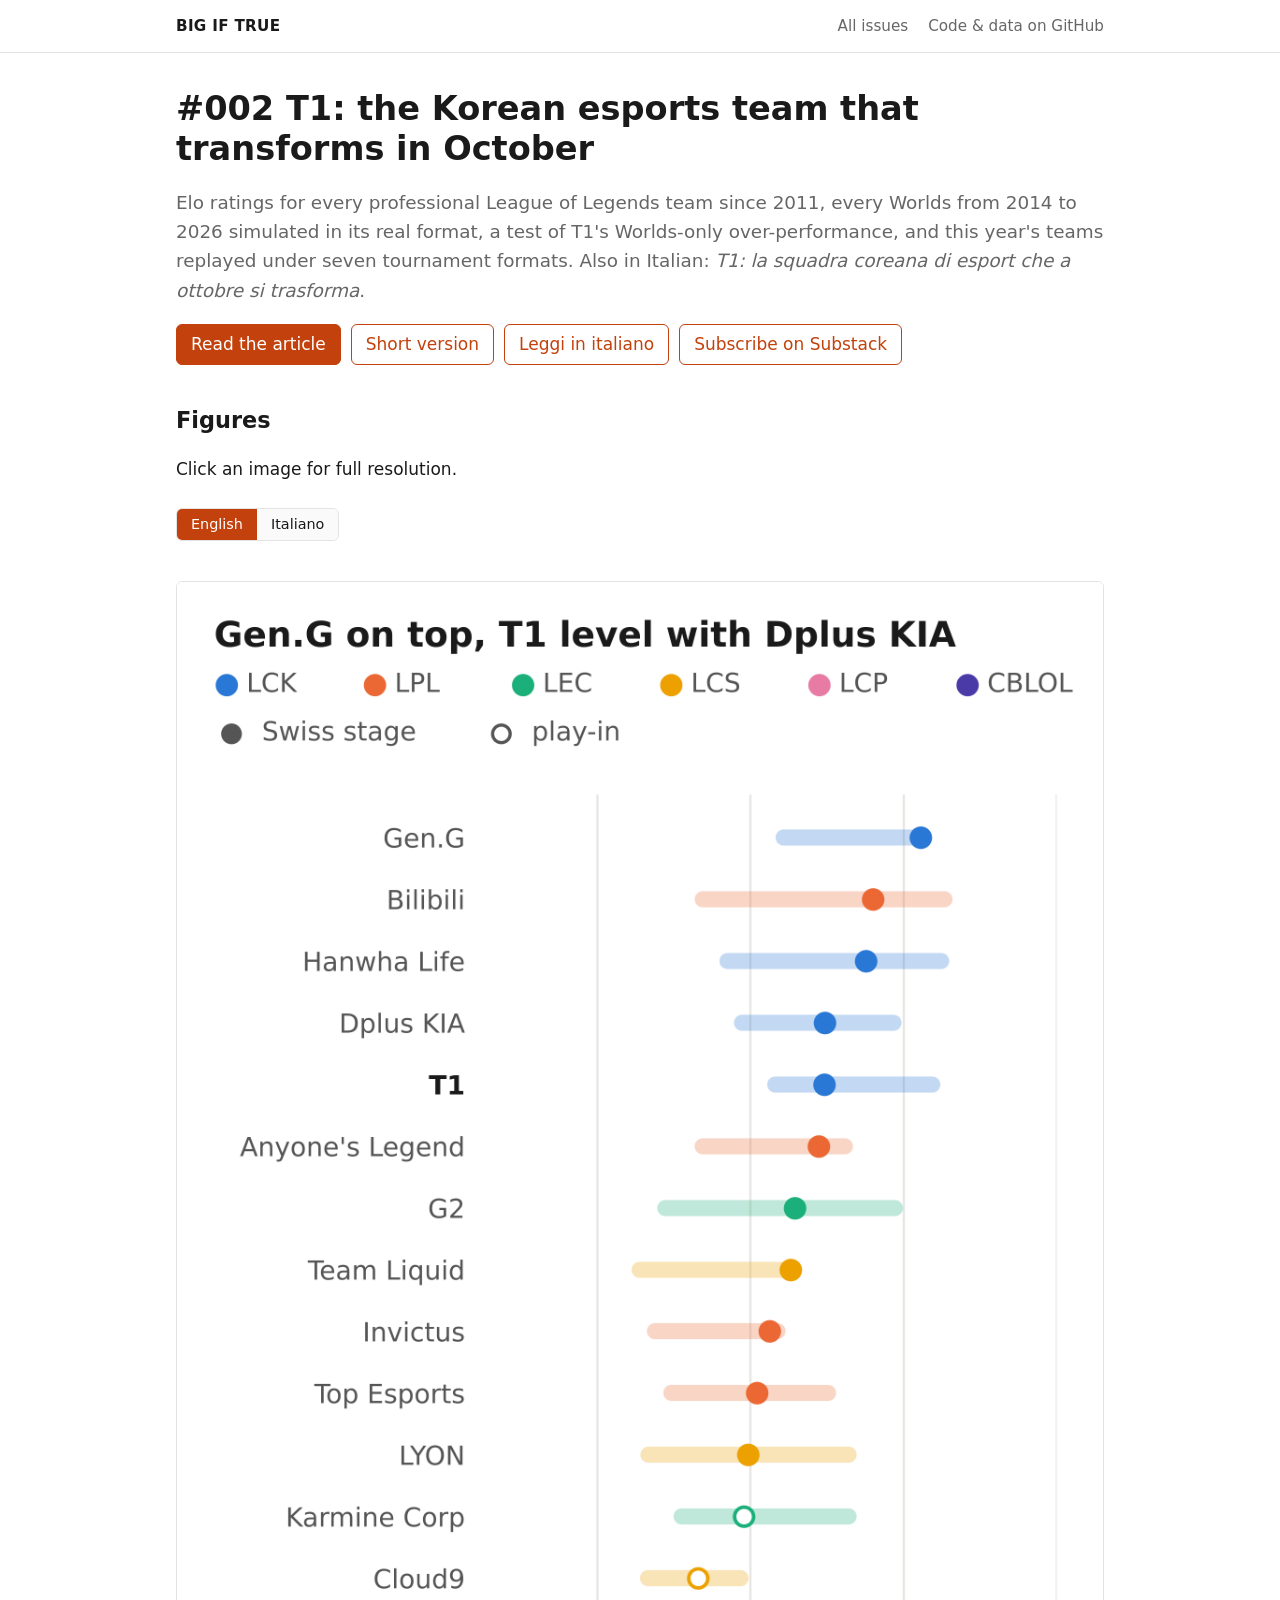
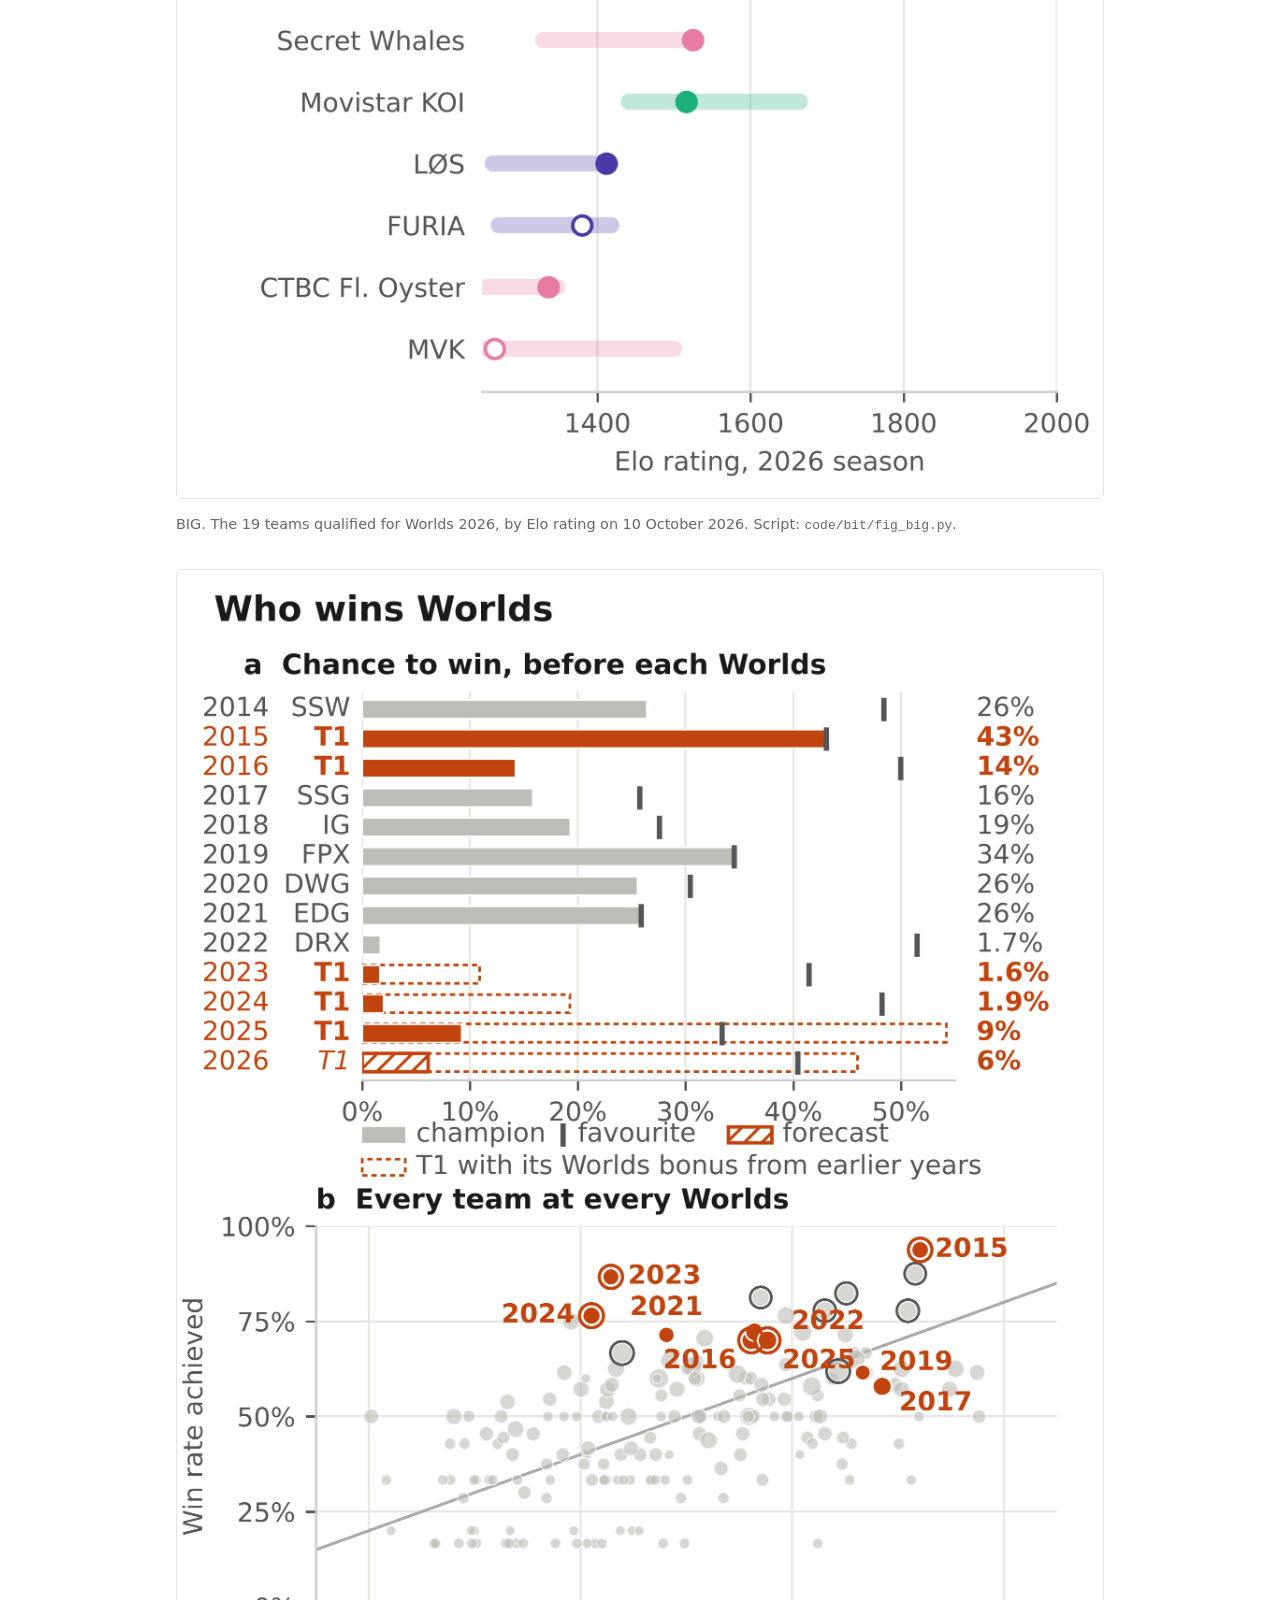
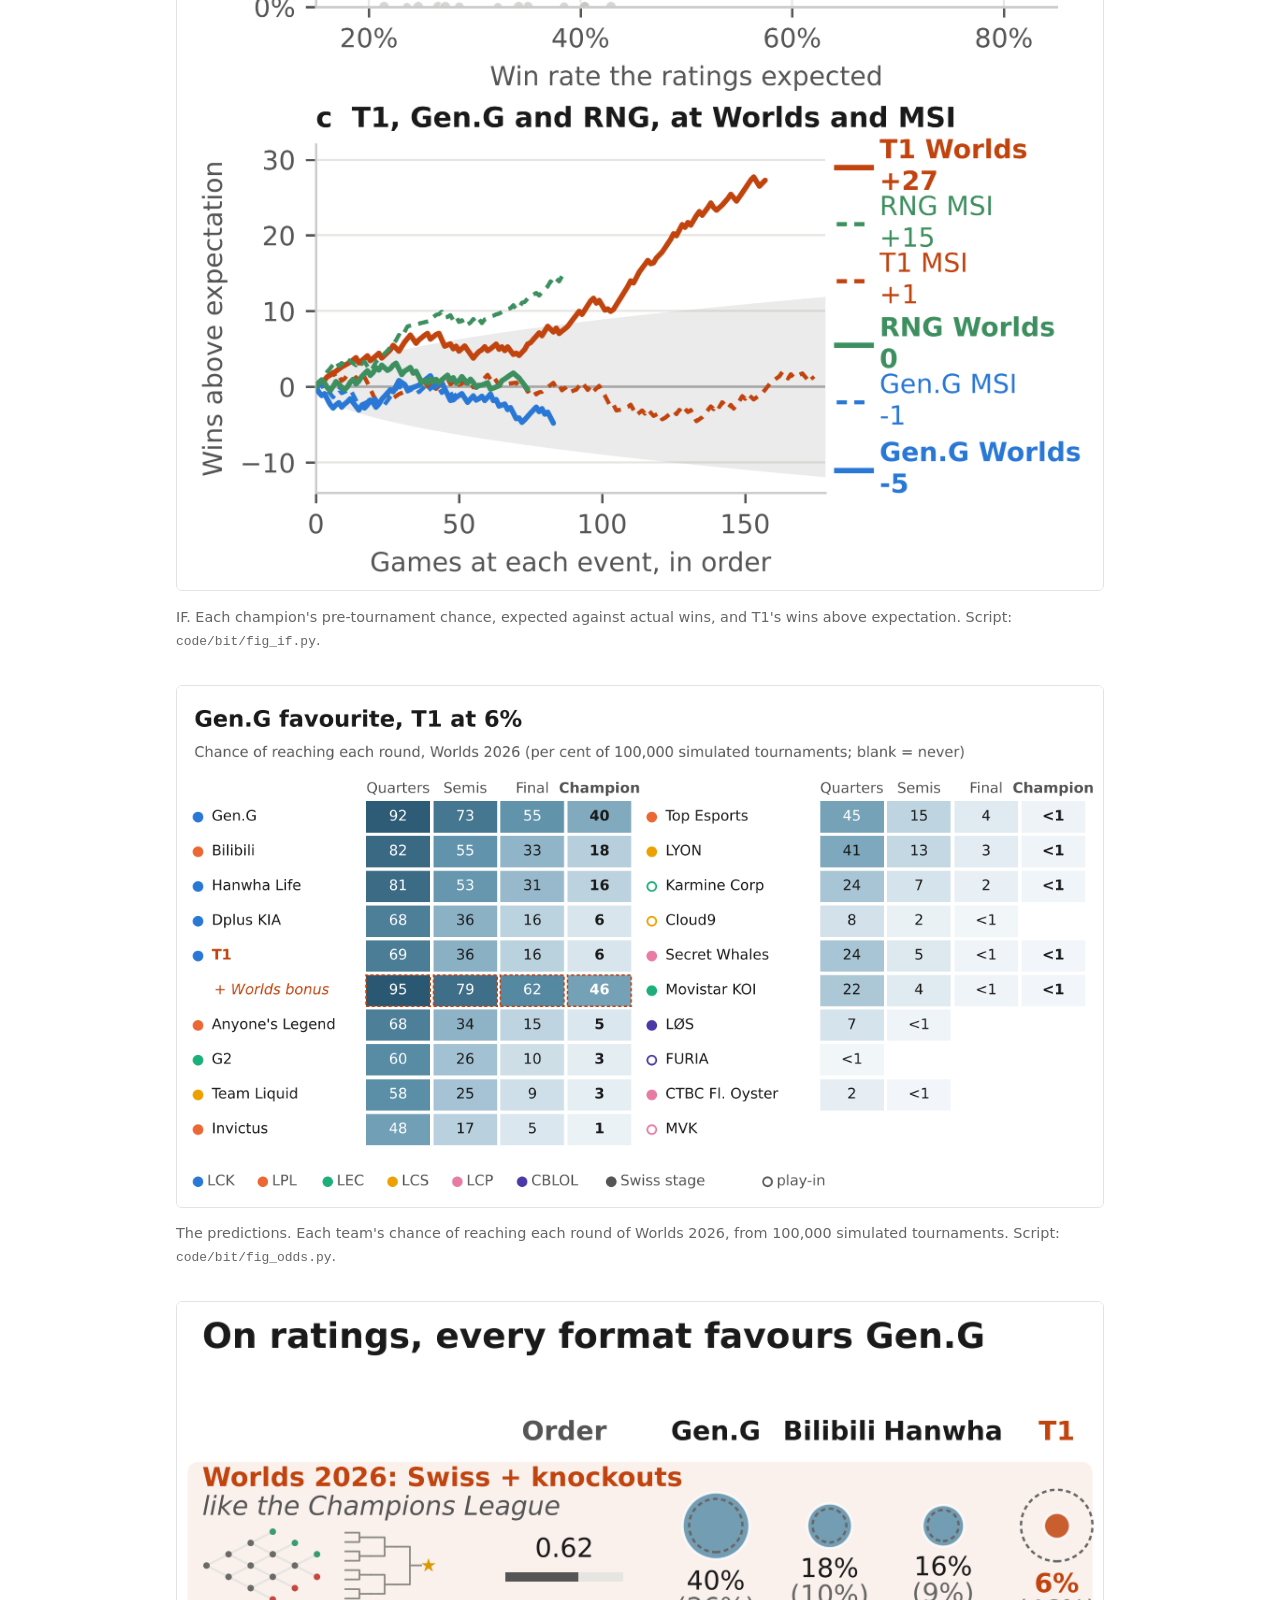
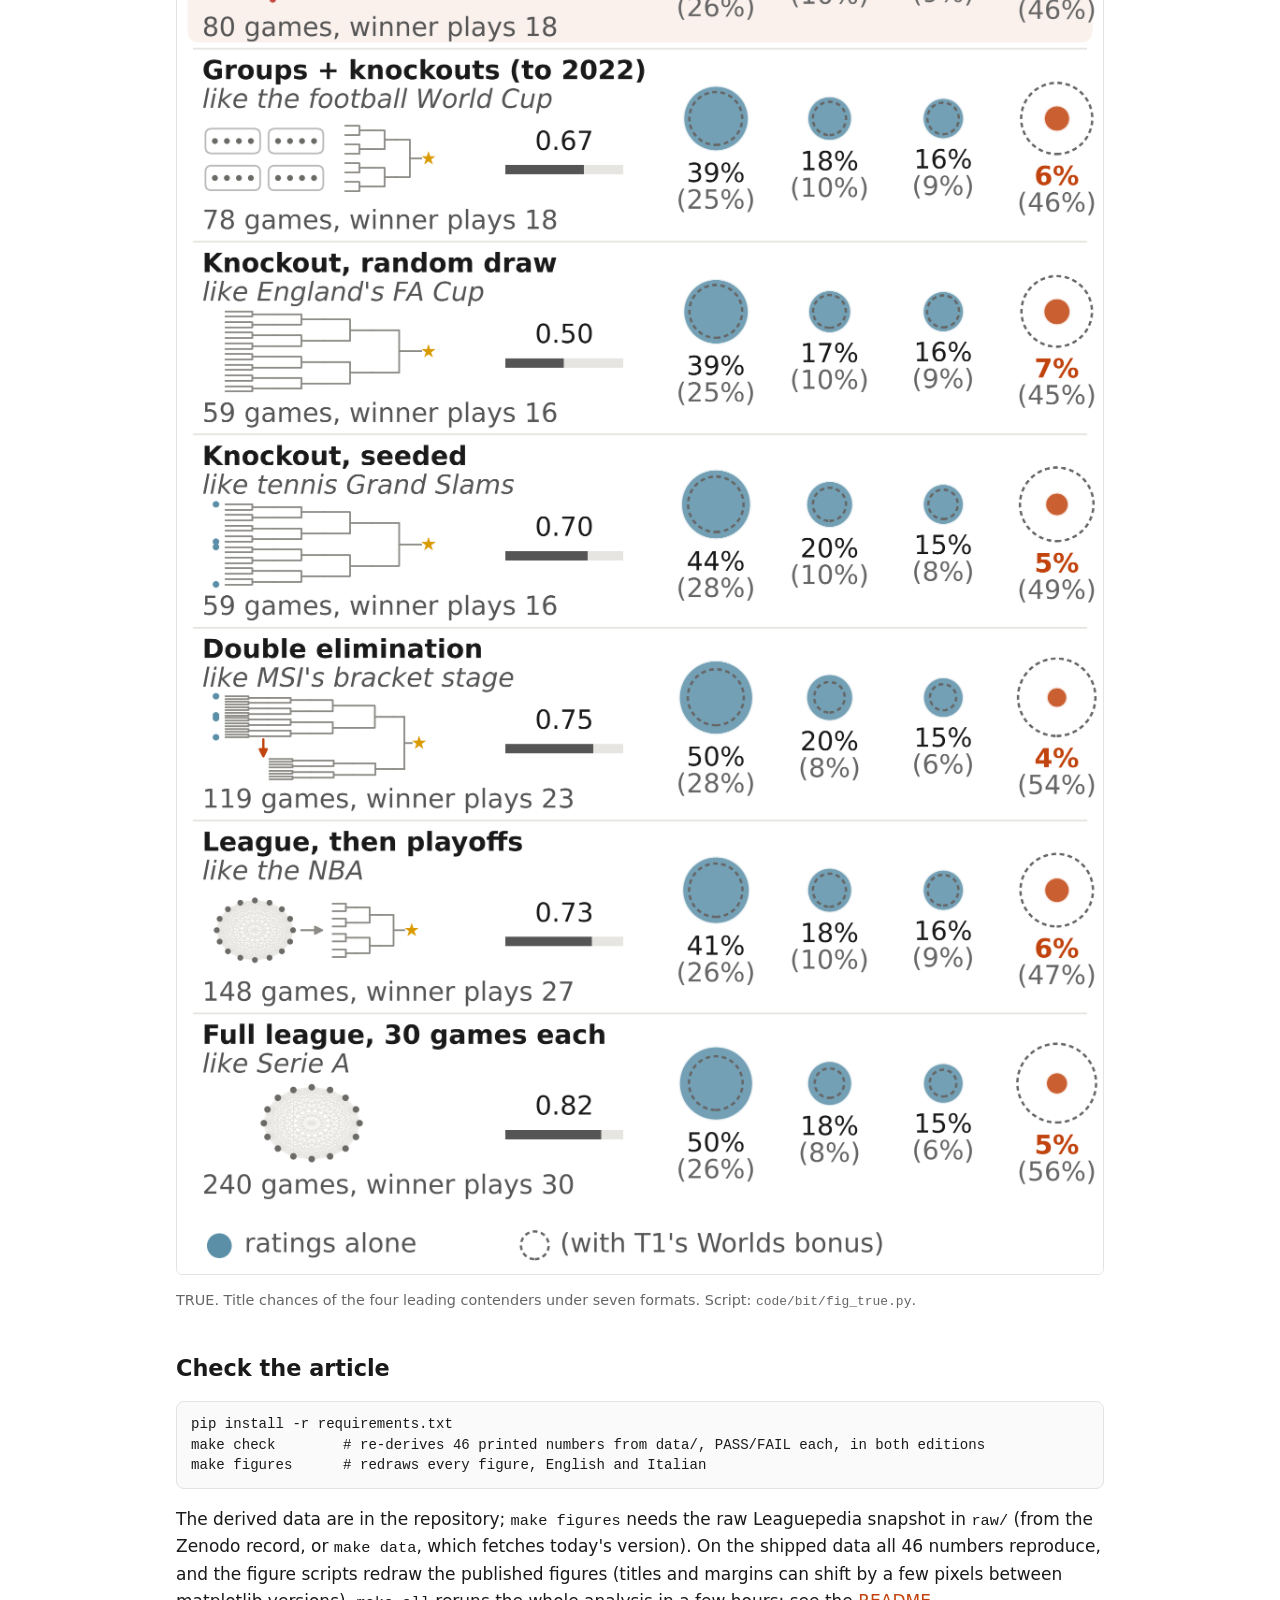
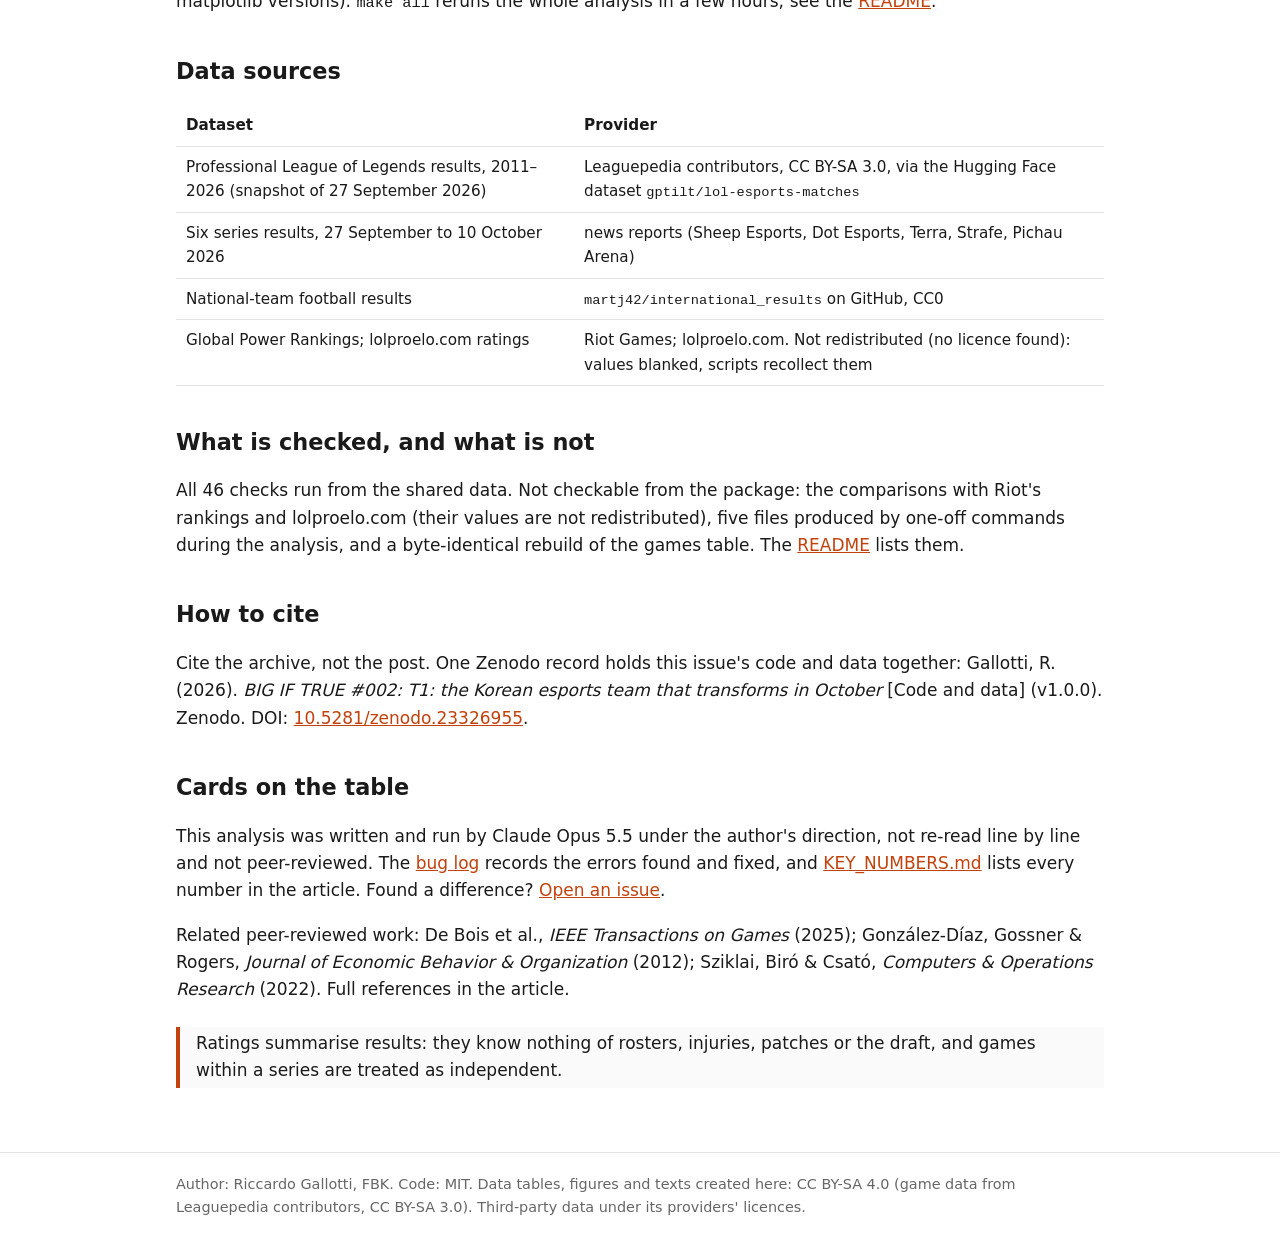
<file: docs/index.html>
<!doctype html><html lang="en"><head><meta charset="utf-8"><meta name="viewport" content="width=device-width,initial-scale=1">
<title>#002 Worlds T1: BIG IF TRUE</title><meta name="description" content="T1: the Korean esports team that transforms in October: figures, data and code."><meta property="og:type" content="article"><meta property="og:title" content="BIG IF TRUE #002: T1: the Korean esports team that transforms in October"><meta property="og:description" content="Figures, data and code. Every number can be re-derived."><meta property="og:image" content="https://bigiftruebits.github.io/bit-002-worlds-t1/fig-002-preview.png"><meta name="twitter:card" content="summary_large_image">
<style>.lang{display:inline-flex;border:1px solid var(--line);border-radius:6px;overflow:hidden;margin:.5rem 0}.lang button{font:inherit;font-size:.9rem;padding:4px 14px;border:0;background:var(--card);color:var(--fg);cursor:pointer}.lang button[aria-pressed=true]{background:var(--acc);color:#fff}</style>
<link rel="stylesheet" href="style.css"></head><body>
<header><div class="wrap"><a class="brand" href="../">BIG IF TRUE</a><a href="../">All issues</a><a data-repo="">Code &amp; data on GitHub</a></div></header>
<main class="wrap">
<h1>#002 T1: the Korean esports team that transforms in October</h1>
<p class="lead">Elo ratings for every professional League of Legends team since 2011, every Worlds from 2014 to 2026 simulated in its real format, a test of T1's Worlds-only over-performance, and this year's teams replayed under seven tournament formats. Also in Italian: <em>T1: la squadra coreana di esport che a ottobre si trasforma</em>.</p>
<p class="btns" style="display:flex;flex-wrap:wrap;gap:10px;margin:1rem 0 1.5rem"><a href="article.html" style="background:var(--acc);color:#fff;border:1px solid var(--acc);border-radius:6px;padding:6px 14px;text-decoration:none">Read the article</a><a href="short.html" style="border:1px solid var(--acc);border-radius:6px;padding:6px 14px;text-decoration:none">Short version</a><a href="articolo.html" style="border:1px solid var(--acc);border-radius:6px;padding:6px 14px;text-decoration:none">Leggi in italiano</a><a href="https://bigiftruebits.substack.com/p/worlds-t1" style="border:1px solid var(--acc);border-radius:6px;padding:6px 14px;text-decoration:none">Subscribe on Substack</a></p>
<h2>Figures</h2>
<p>Click an image for full resolution.</p>
<div class="lang" role="group" aria-label="Language"><button type="button" data-l="en" aria-pressed="true">English</button><button type="button" data-l="it" aria-pressed="false">Italiano</button></div>
<figure><a data-fig="fig-002-big-worlds-elo-2026" href="figures/fig-002-big-worlds-elo-2026.png"><img loading="lazy" data-fig="fig-002-big-worlds-elo-2026" src="figures/fig-002-big-worlds-elo-2026.png" alt="BIG. The 19 teams qualified for Worlds 2026, by Elo rating on 10 October 2026"></a><figcaption>BIG. The 19 teams qualified for Worlds 2026, by Elo rating on 10 October 2026. Script: <code>code/bit/fig_big.py</code>.</figcaption></figure>
<figure><a data-fig="fig-002-if-worlds-t1" href="figures/fig-002-if-worlds-t1.png"><img loading="lazy" data-fig="fig-002-if-worlds-t1" src="figures/fig-002-if-worlds-t1.png" alt="IF. Each champion's pre-tournament chance, expected against actual wins, and T1's wins above expectation"></a><figcaption>IF. Each champion's pre-tournament chance, expected against actual wins, and T1's wins above expectation. Script: <code>code/bit/fig_if.py</code>.</figcaption></figure>
<figure><a data-fig="fig-002-odds-2026" href="figures/fig-002-odds-2026.png"><img loading="lazy" data-fig="fig-002-odds-2026" src="figures/fig-002-odds-2026.png" alt="The predictions. Each team's chance of reaching each round of Worlds 2026"></a><figcaption>The predictions. Each team's chance of reaching each round of Worlds 2026, from 100,000 simulated tournaments. Script: <code>code/bit/fig_odds.py</code>.</figcaption></figure>
<figure><a data-fig="fig-002-true-formats" href="figures/fig-002-true-formats.png"><img loading="lazy" data-fig="fig-002-true-formats" src="figures/fig-002-true-formats.png" alt="TRUE. Title chances of the four leading contenders under seven formats"></a><figcaption>TRUE. Title chances of the four leading contenders under seven formats. Script: <code>code/bit/fig_true.py</code>.</figcaption></figure>
<h2>Check the article</h2>
<pre>pip install -r requirements.txt
make check        # re-derives 46 printed numbers from data/, PASS/FAIL each, in both editions
make figures      # redraws every figure, English and Italian</pre>
<p>The derived data are in the repository; <code>make figures</code> needs the raw Leaguepedia snapshot in <code>raw/</code> (from the Zenodo record, or <code>make data</code>, which fetches today's version). On the shipped data all 46 numbers reproduce, and the figure scripts redraw the published figures (titles and margins can shift by a few pixels between matplotlib versions). <code>make all</code> reruns the whole analysis in a few hours; see the <a data-repo="blob/main/README.md">README</a>.</p>
<h2>Data sources</h2>
<table><tr><th>Dataset</th><th>Provider</th></tr>
<tr><td>Professional League of Legends results, 2011–2026 (snapshot of 27 September 2026)</td><td>Leaguepedia contributors, CC BY-SA 3.0, via the Hugging Face dataset <code>gptilt/lol-esports-matches</code></td></tr>
<tr><td>Six series results, 27 September to 10 October 2026</td><td>news reports (Sheep Esports, Dot Esports, Terra, Strafe, Pichau Arena)</td></tr>
<tr><td>National-team football results</td><td><code>martj42/international_results</code> on GitHub, CC0</td></tr>
<tr><td>Global Power Rankings; lolproelo.com ratings</td><td>Riot Games; lolproelo.com. Not redistributed (no licence found): values blanked, scripts recollect them</td></tr>
</table>
<h2>What is checked, and what is not</h2>
<p>All 46 checks run from the shared data. Not checkable from the package: the comparisons with Riot's rankings and lolproelo.com (their values are not redistributed), five files produced by one-off commands during the analysis, and a byte-identical rebuild of the games table. The <a data-repo="blob/main/README.md">README</a> lists them.</p>
<h2>How to cite</h2>
<p>Cite the archive, not the post. One Zenodo record holds this issue's code and data together: Gallotti, R. (2026). <em>BIG IF TRUE #002: T1: the Korean esports team that transforms in October</em> [Code and data] (v1.0.0). Zenodo. DOI: <a href="https://doi.org/10.5281/zenodo.23326955">10.5281/zenodo.23326955</a>.</p>
<h2>Cards on the table</h2>
<p>This analysis was written and run by Claude Opus 5.5 under the author's direction, not re-read line by line and not peer-reviewed. The <a data-repo="blob/main/NOTES.md">bug log</a> records the errors found and fixed, and <a data-repo="blob/main/KEY_NUMBERS.md">KEY_NUMBERS.md</a> lists every number in the article. Found a difference? <a data-repo="issues">Open an issue</a>.</p>
<p>Related peer-reviewed work: De Bois et al., <em>IEEE Transactions on Games</em> (2025); González-Díaz, Gossner &amp; Rogers, <em>Journal of Economic Behavior &amp; Organization</em> (2012); Sziklai, Biró &amp; Csató, <em>Computers &amp; Operations Research</em> (2022). Full references in the article.</p>
<p class="note">Ratings summarise results: they know nothing of rosters, injuries, patches or the draft, and games within a series are treated as independent.</p>
</main><footer><div class="wrap">Author: Riccardo Gallotti, FBK. Code: MIT. Data tables, figures and texts created here: CC BY-SA 4.0 (game data from Leaguepedia contributors, CC BY-SA 3.0). Third-party data under its providers' licences.</div></footer><script src="site.js"></script>
<script>
(function(){
  var btns=document.querySelectorAll('.lang button');
  function set(l){
    document.querySelectorAll('[data-fig]').forEach(function(e){
      var f=e.getAttribute('data-fig')+(l==='it'?'-it':'')+'.png';
      if(e.tagName==='IMG')e.src='figures/'+f;else e.href='figures/'+f;
    });
    document.documentElement.lang=l;
    btns.forEach(function(b){b.setAttribute('aria-pressed',b.getAttribute('data-l')===l);});
    try{localStorage.setItem('bit002lang',l);}catch(e){}
  }
  btns.forEach(function(b){b.addEventListener('click',function(){set(b.getAttribute('data-l'));});});
  var q=(location.search.match(/lang=(en|it)/)||[])[1], s=null;
  try{s=localStorage.getItem('bit002lang');}catch(e){}
  if(q||s)set(q||s);
})();
</script>
<script data-goatcounter="https://bigiftruebits.goatcounter.com/count" async src="//gc.zgo.at/count.js"></script>
</body></html>
</file>
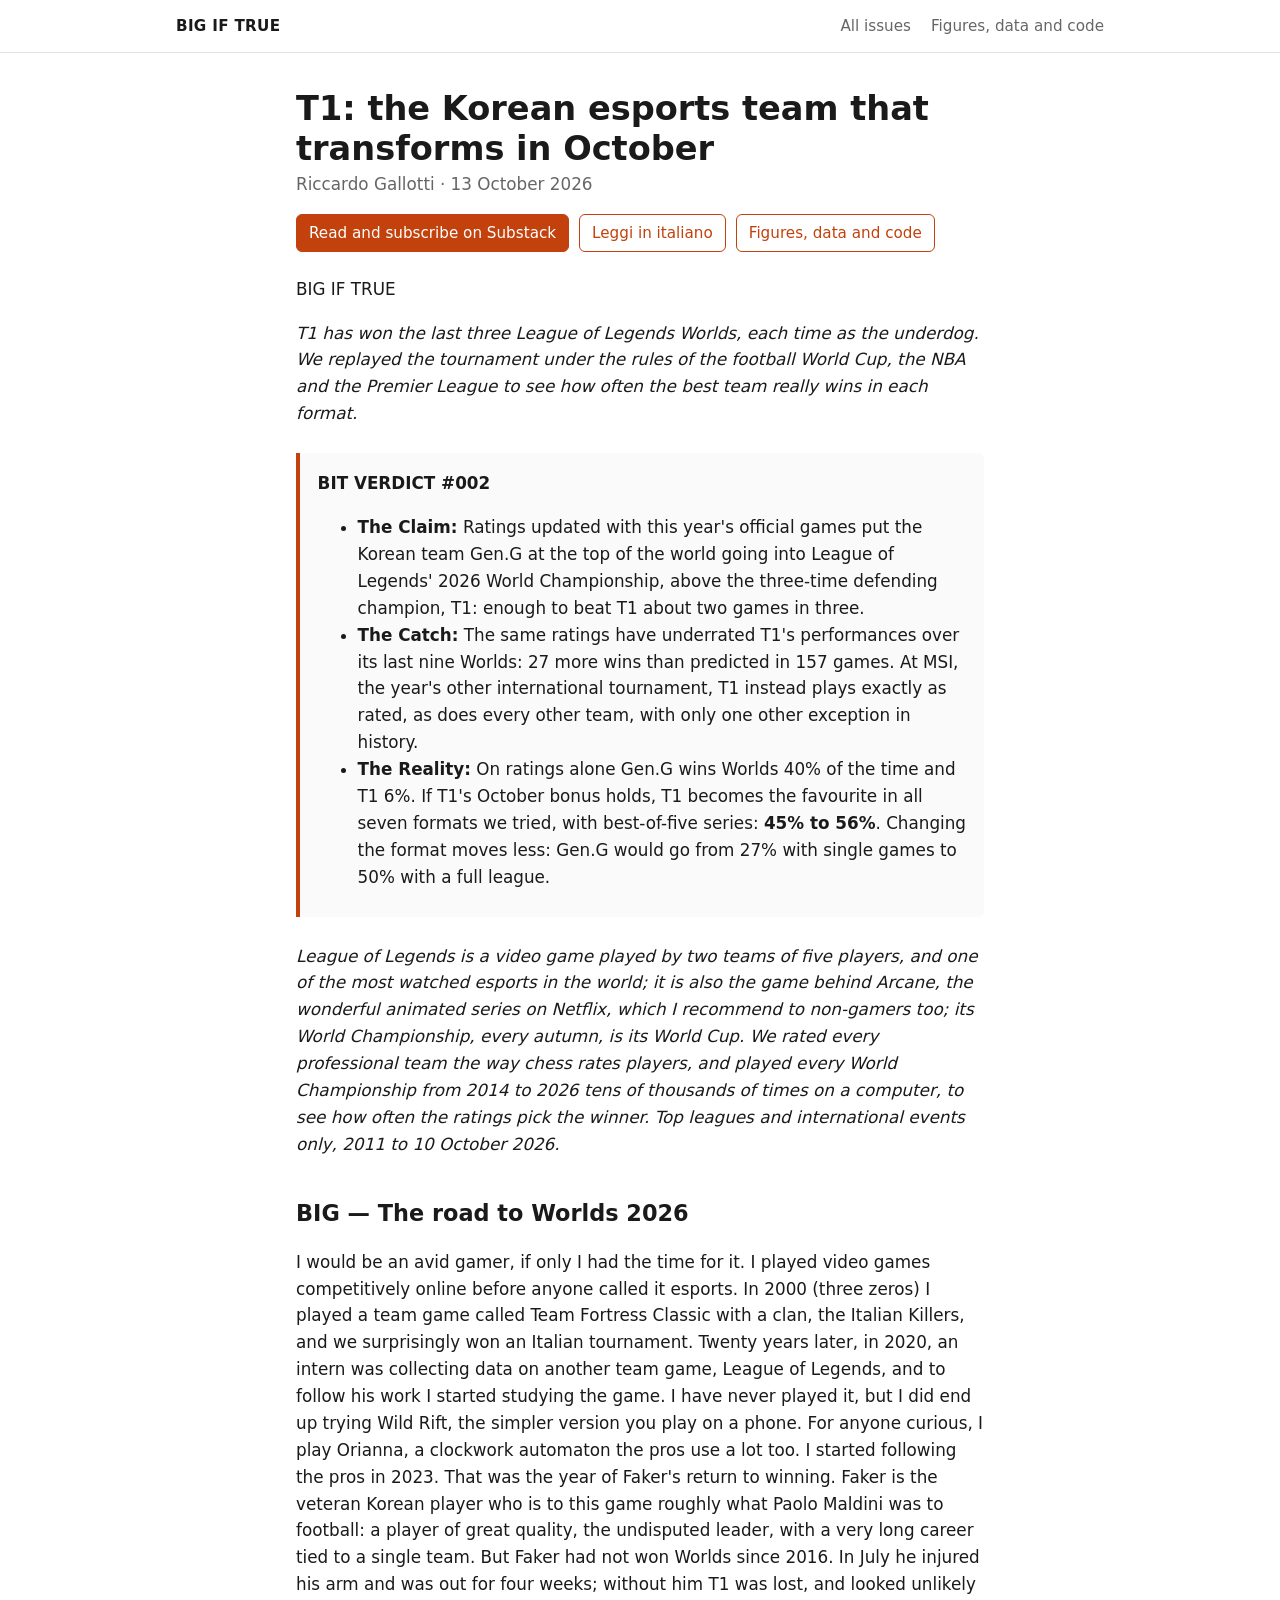
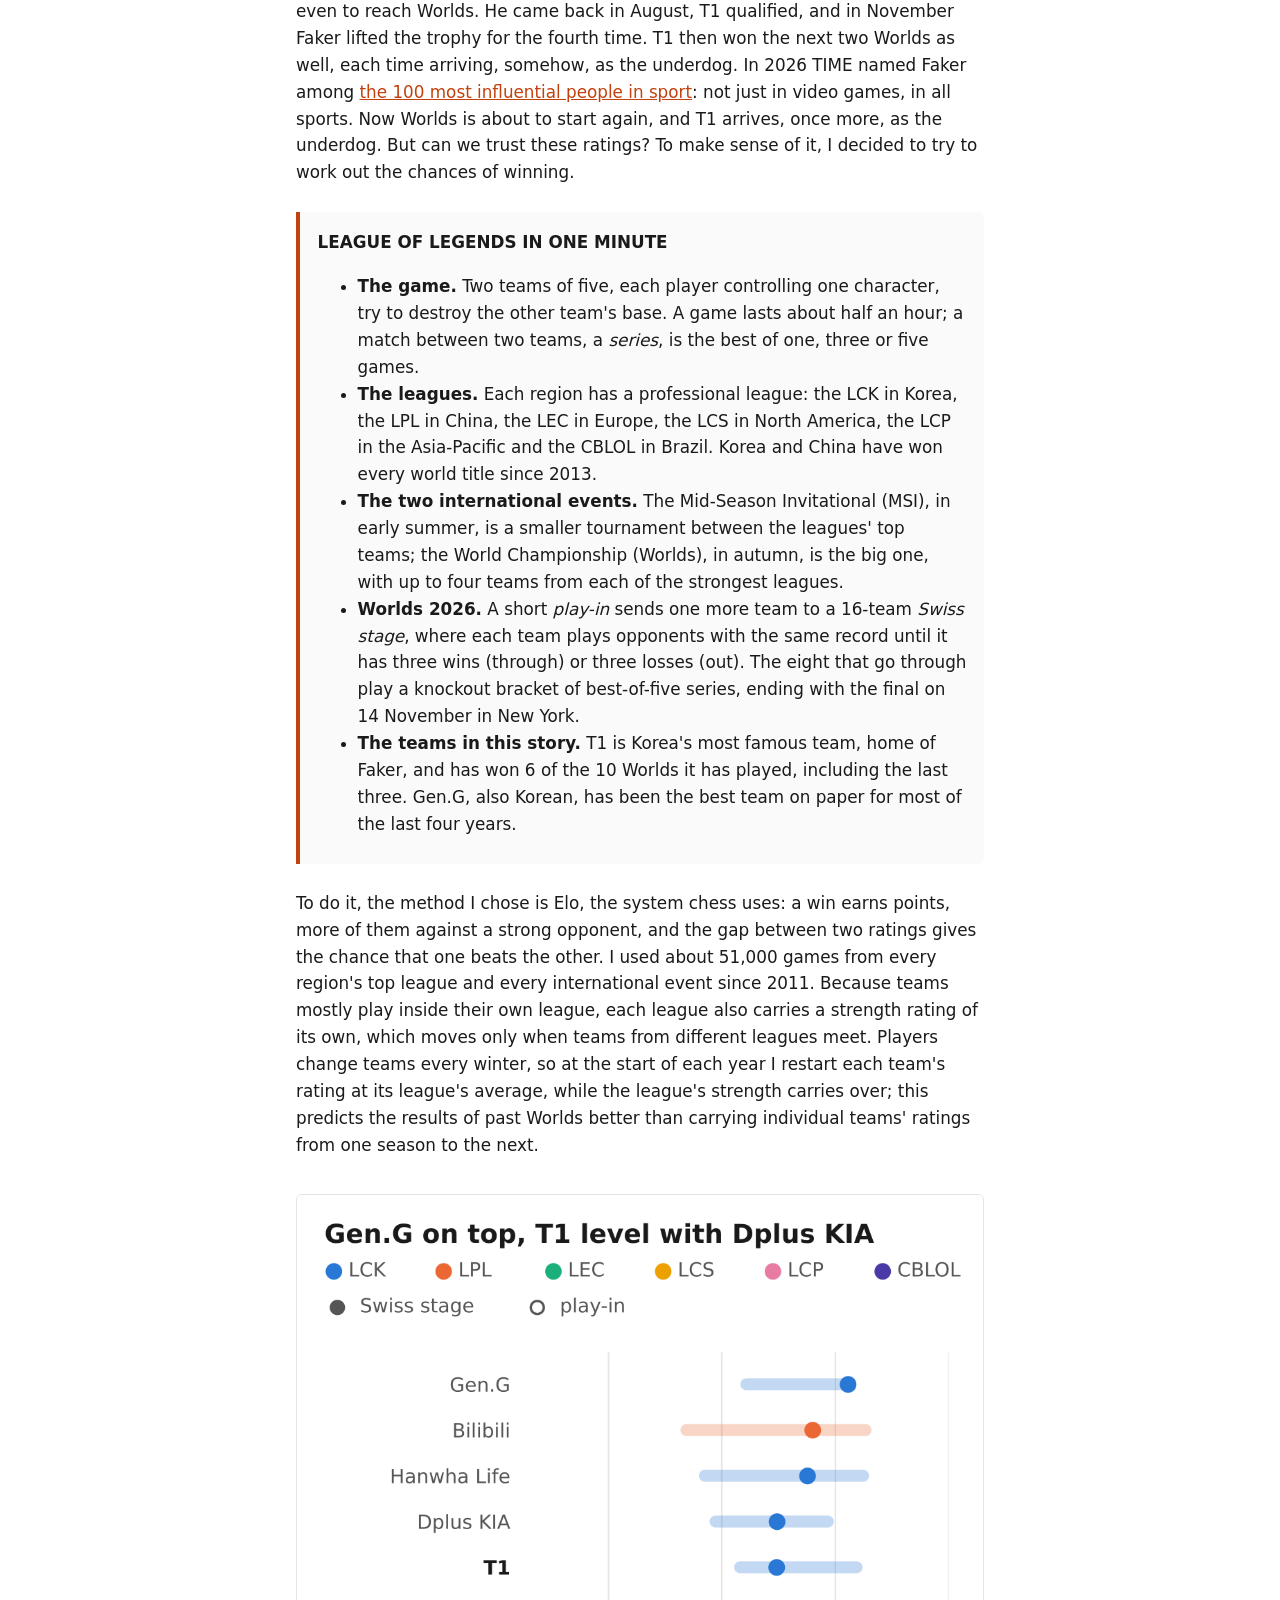
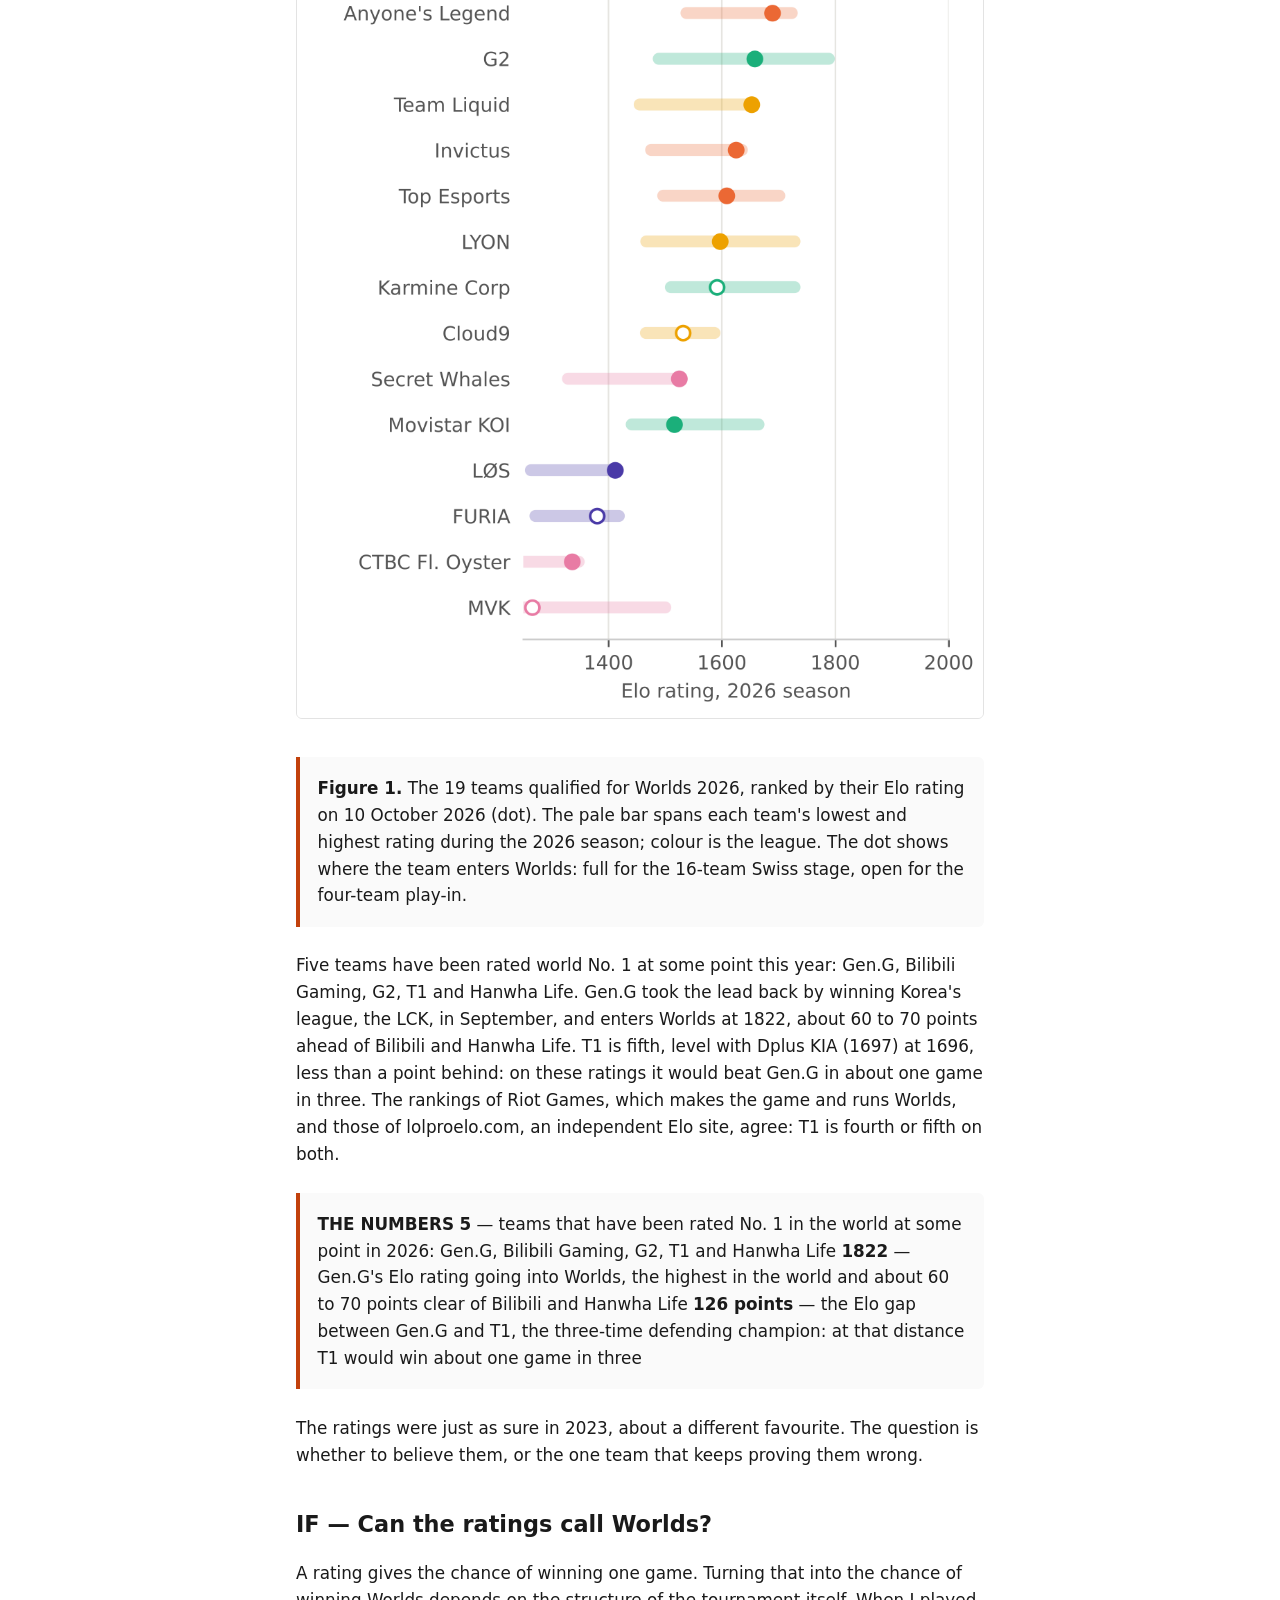
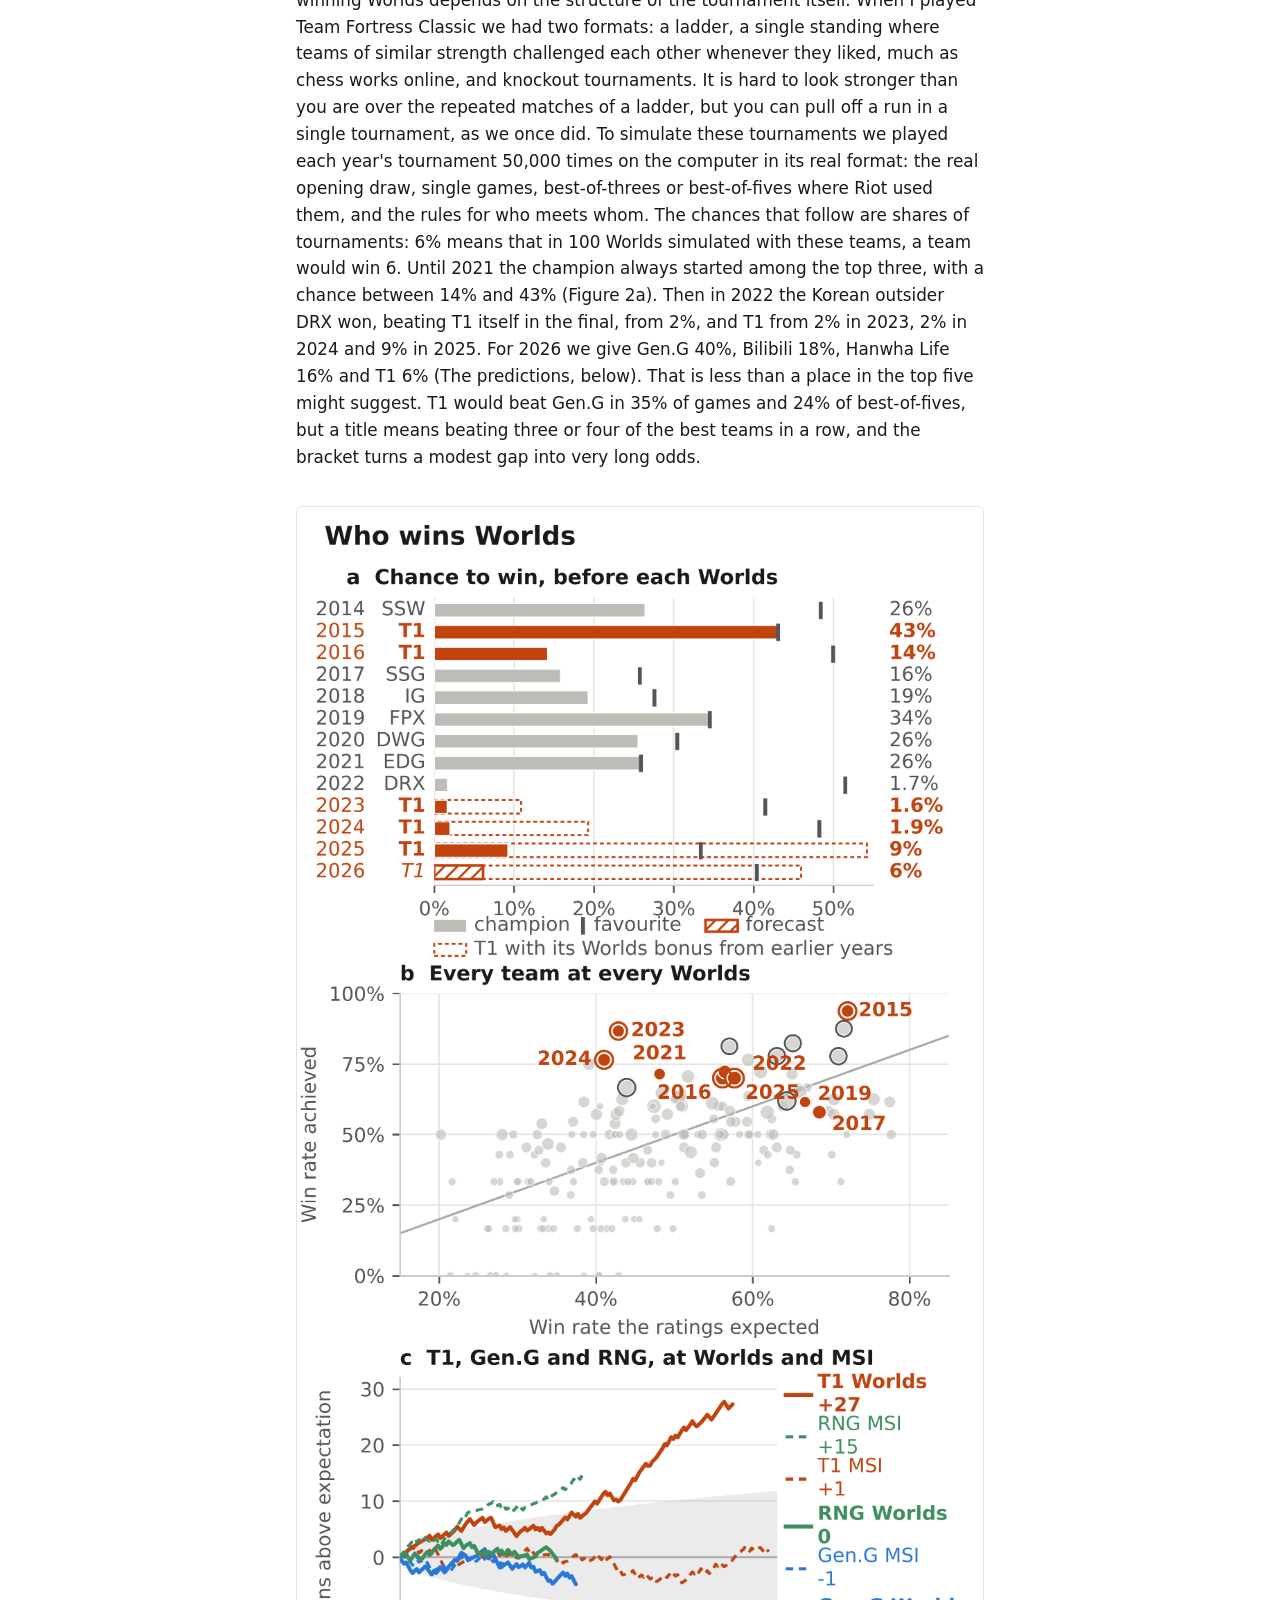
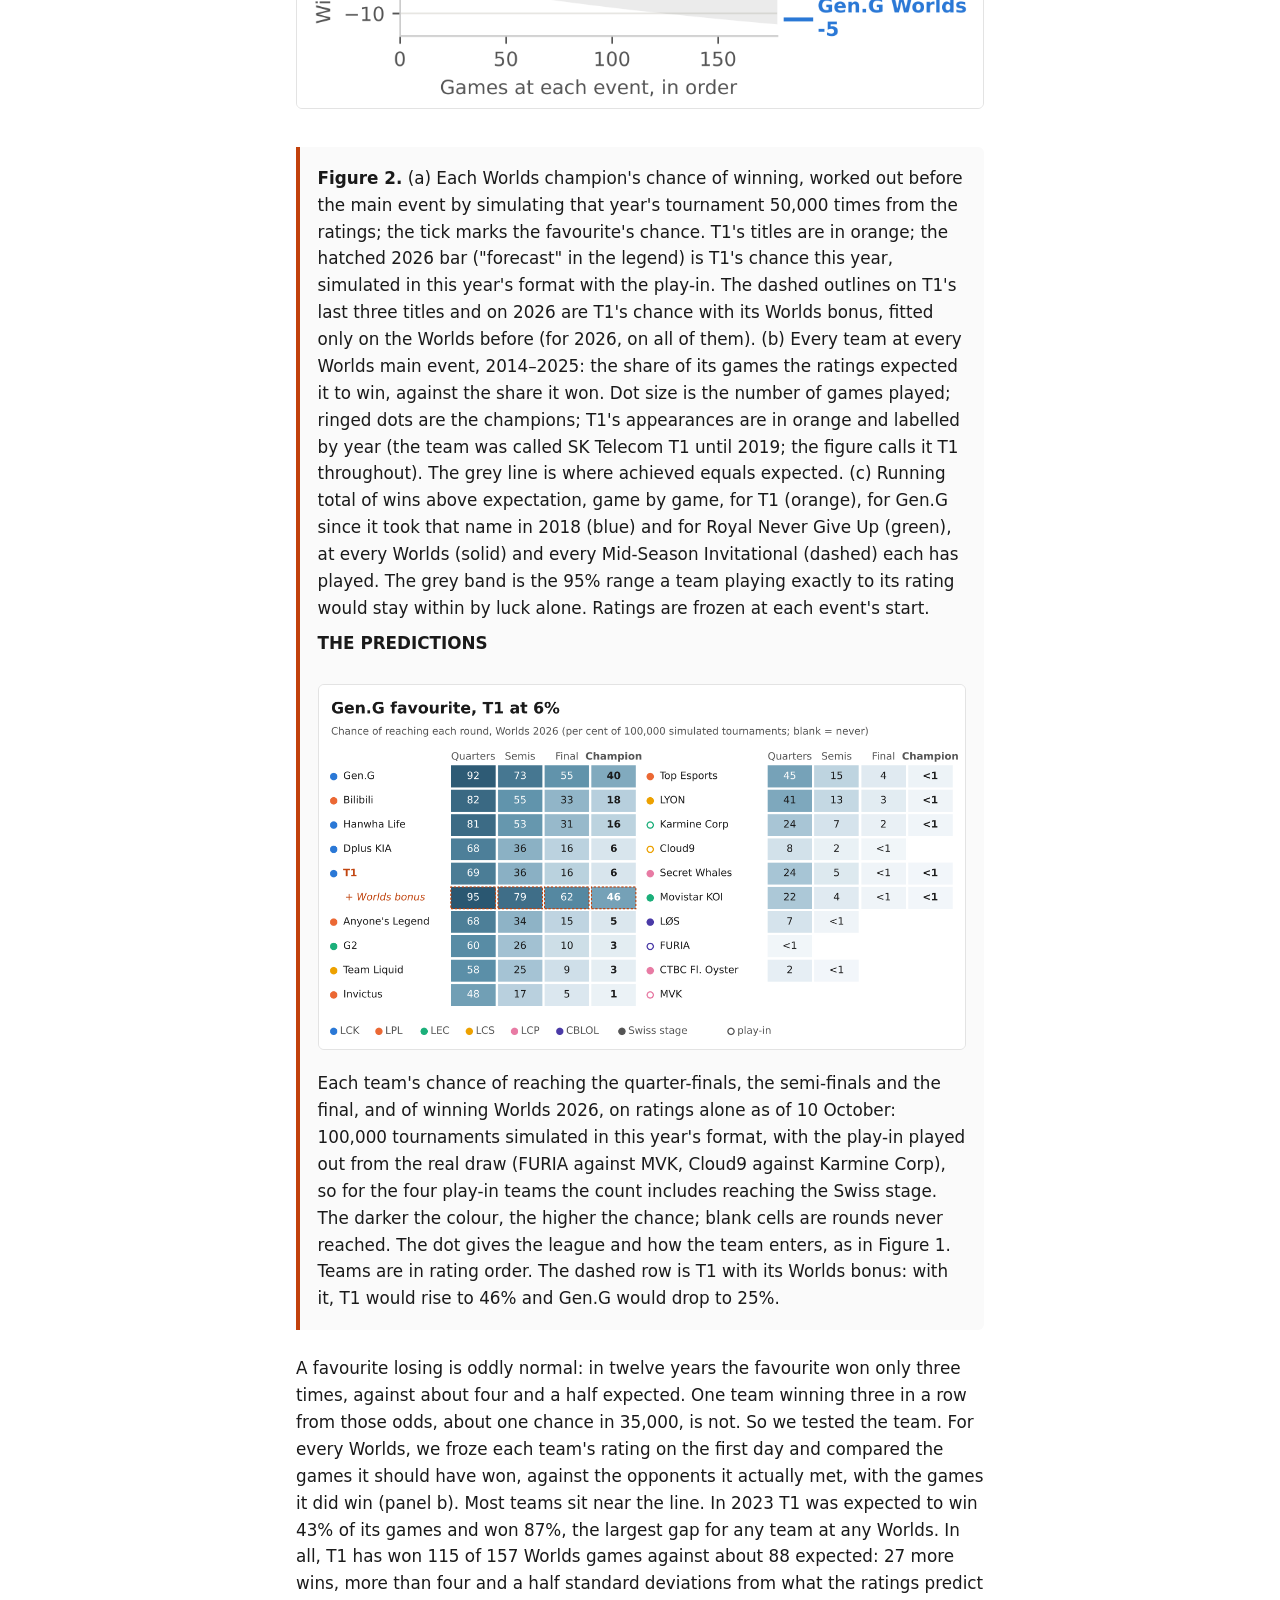
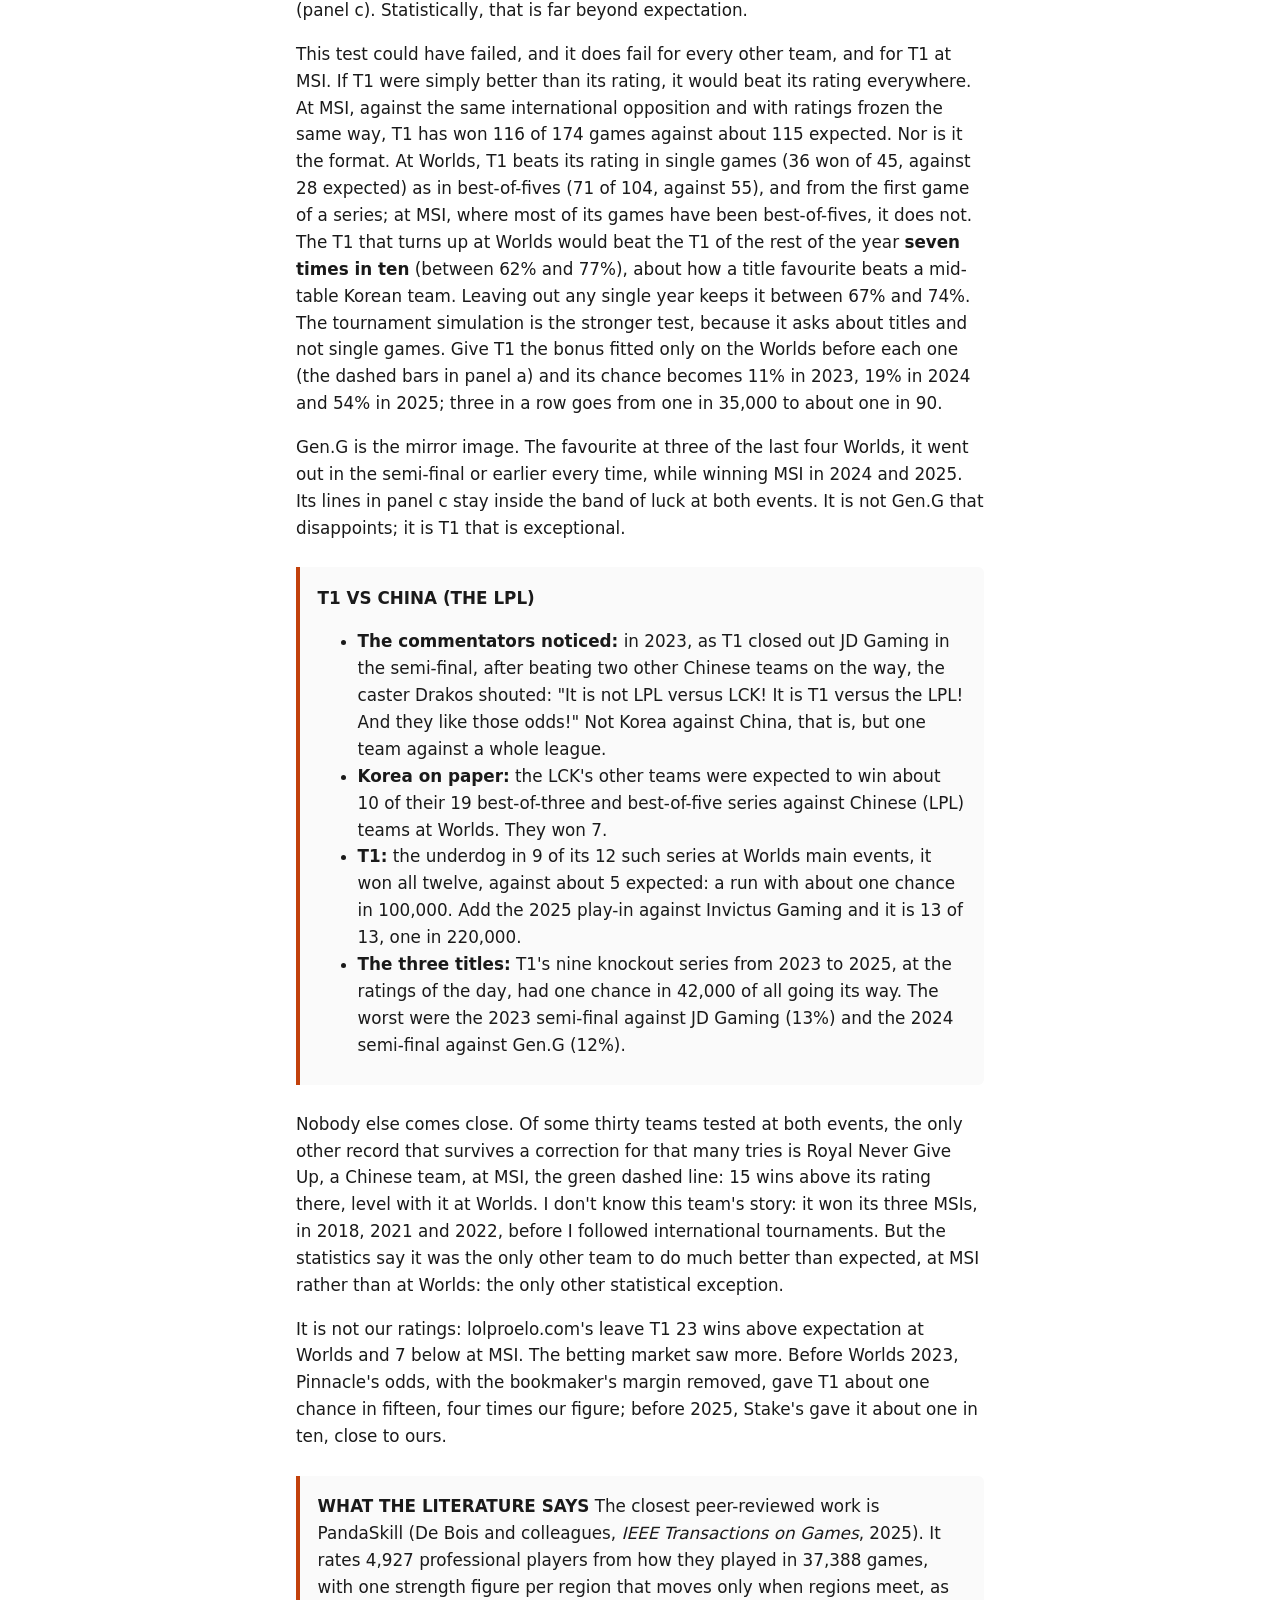
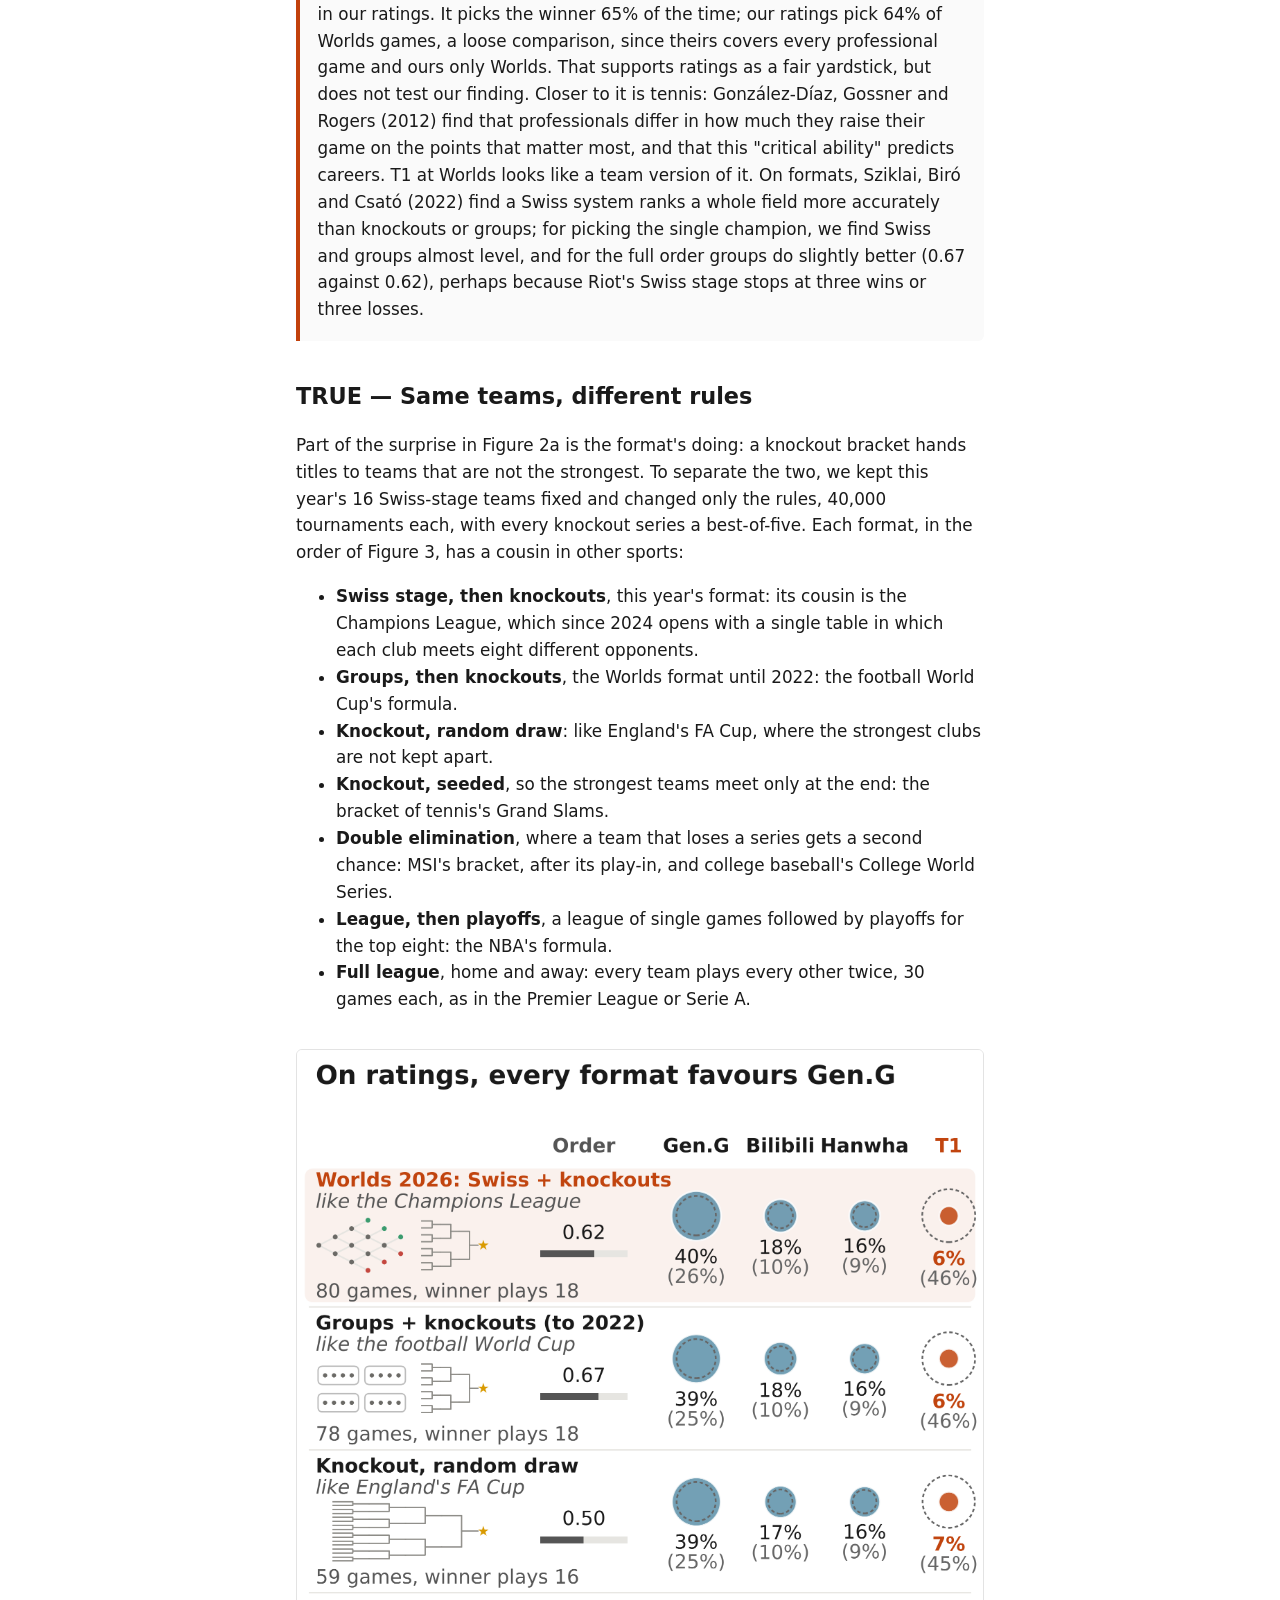
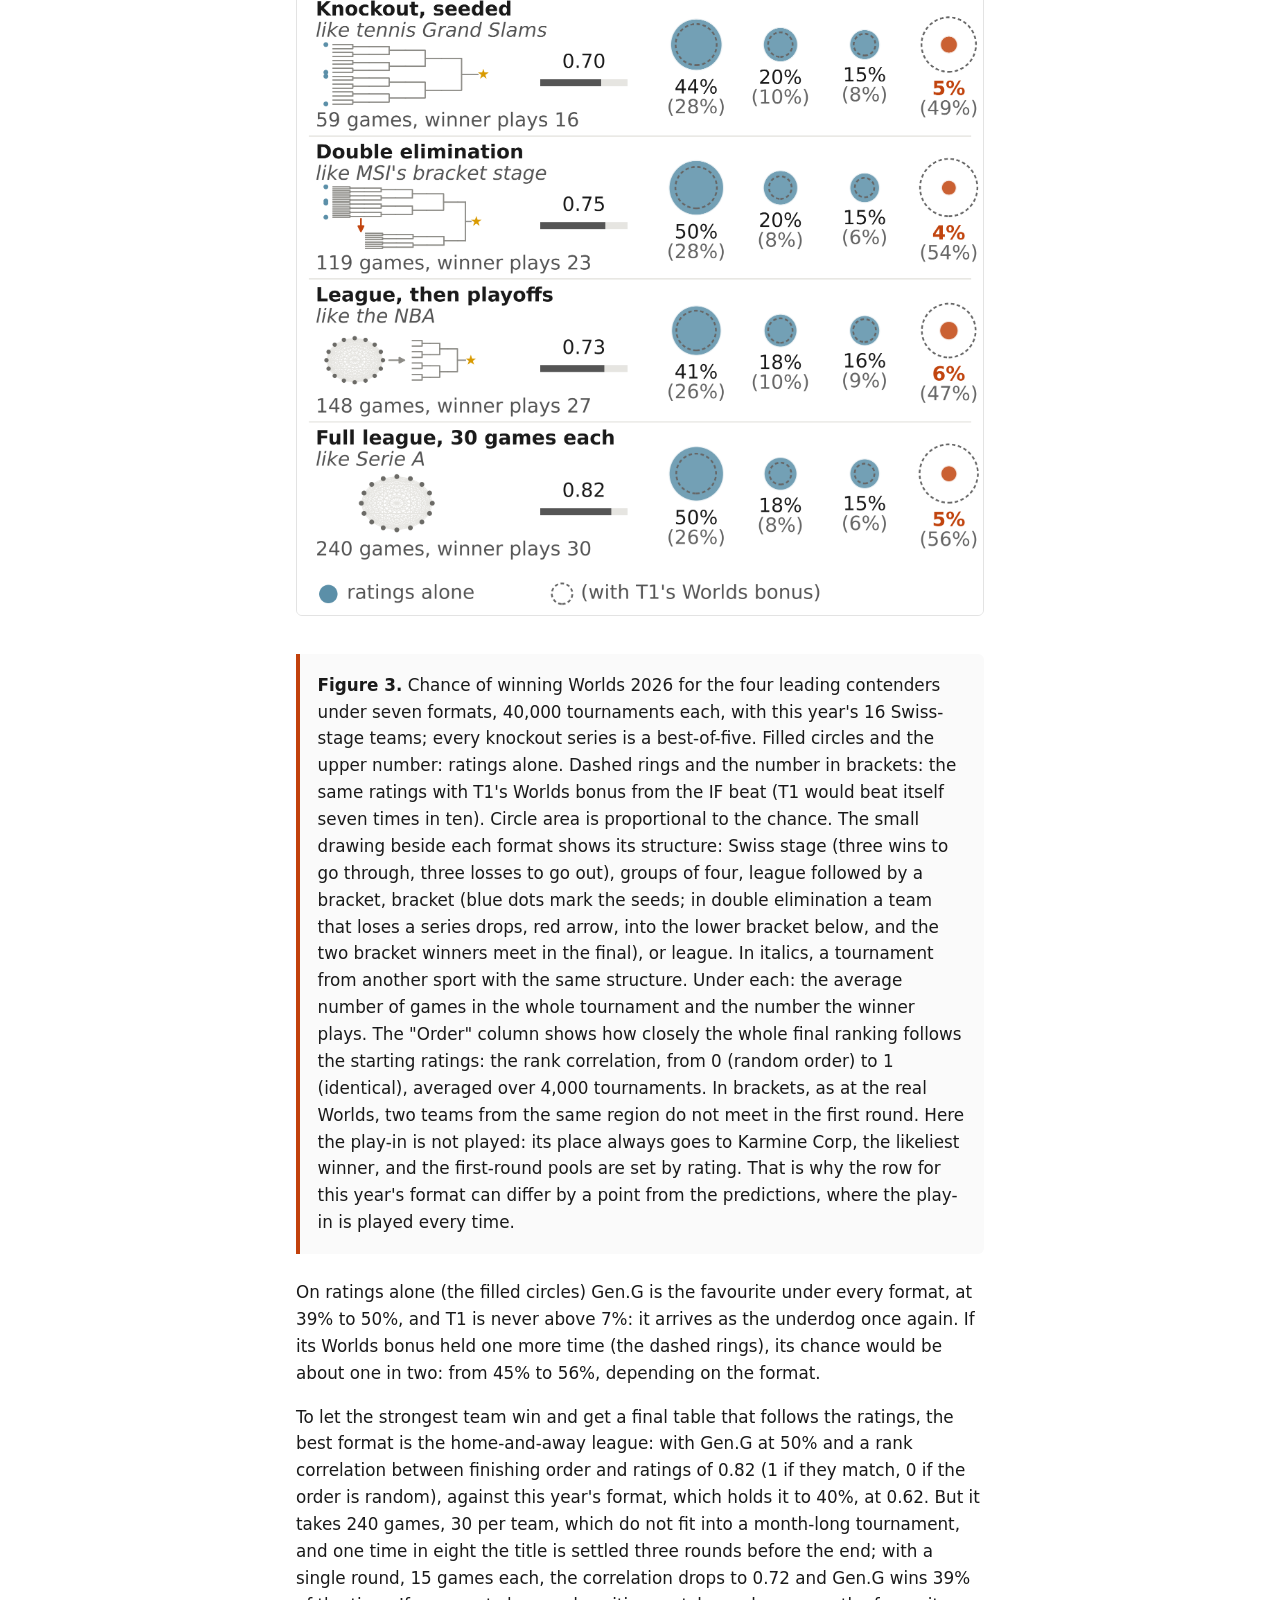
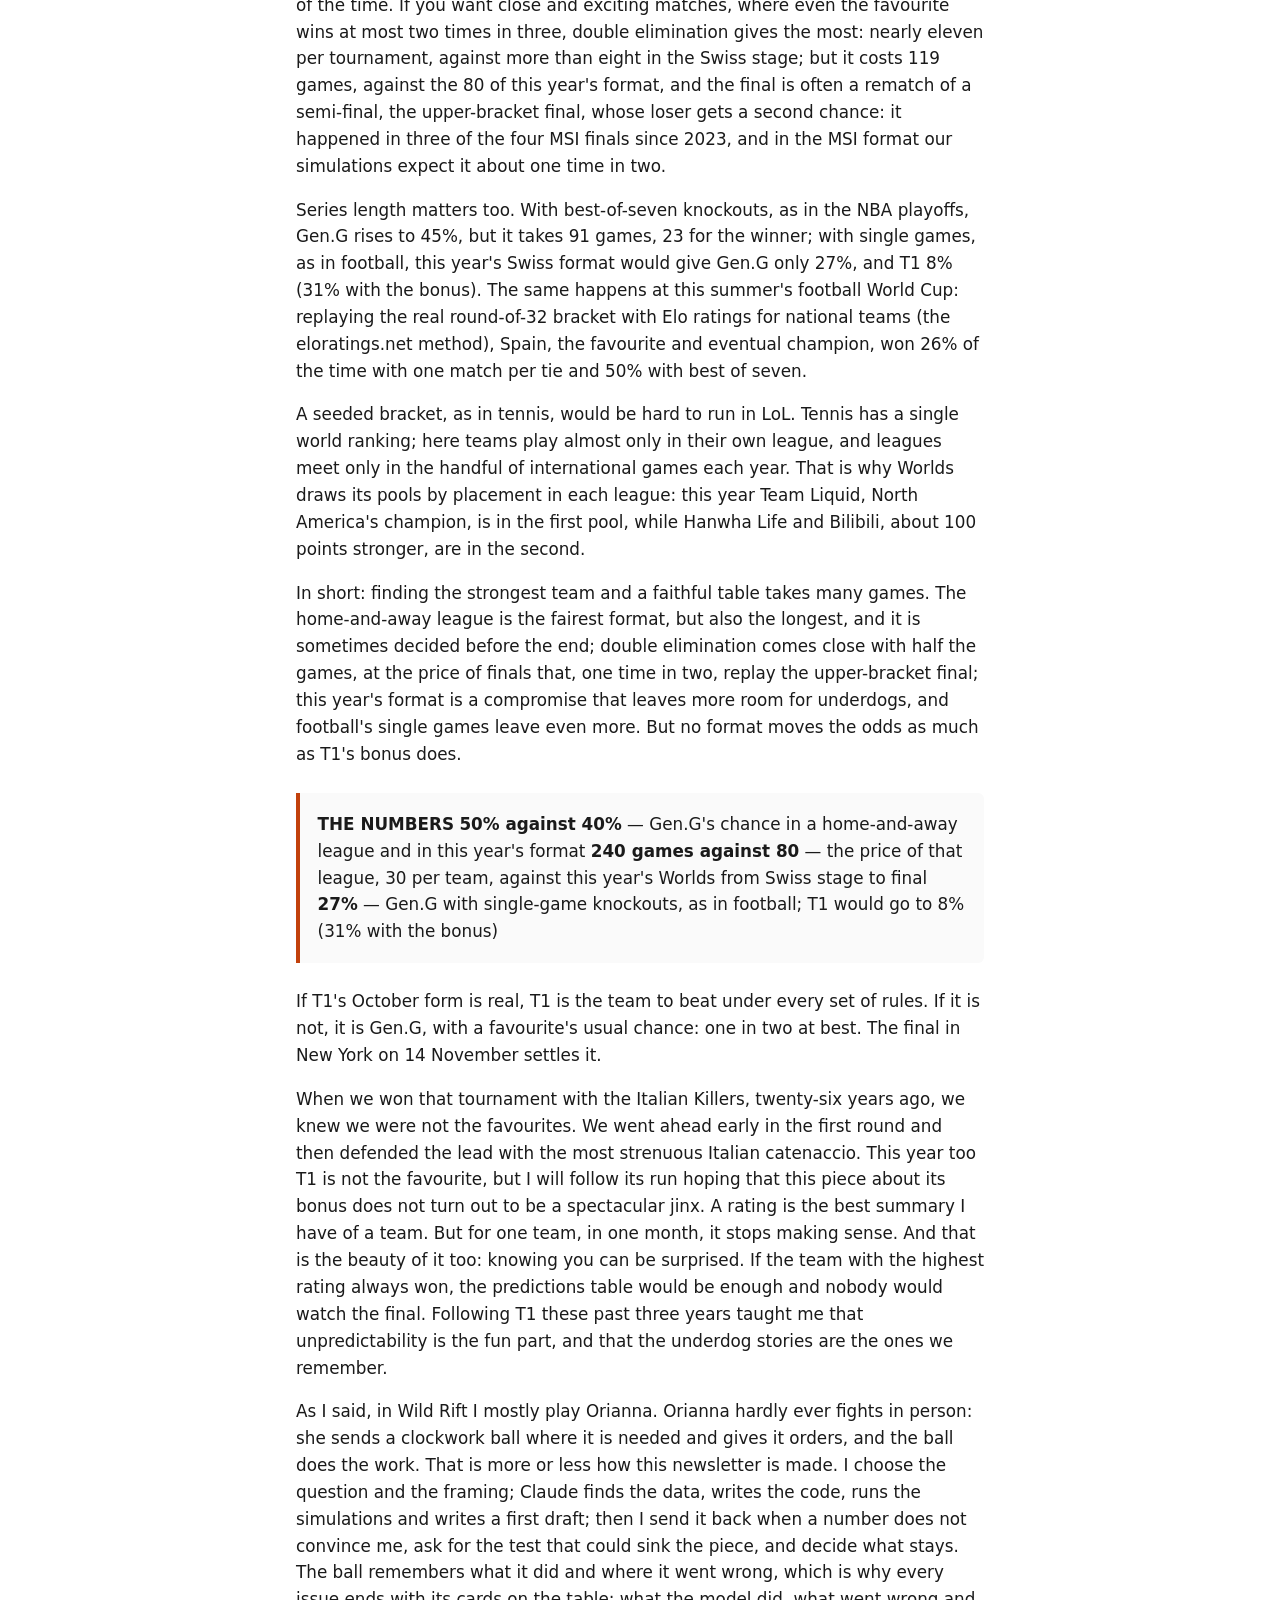
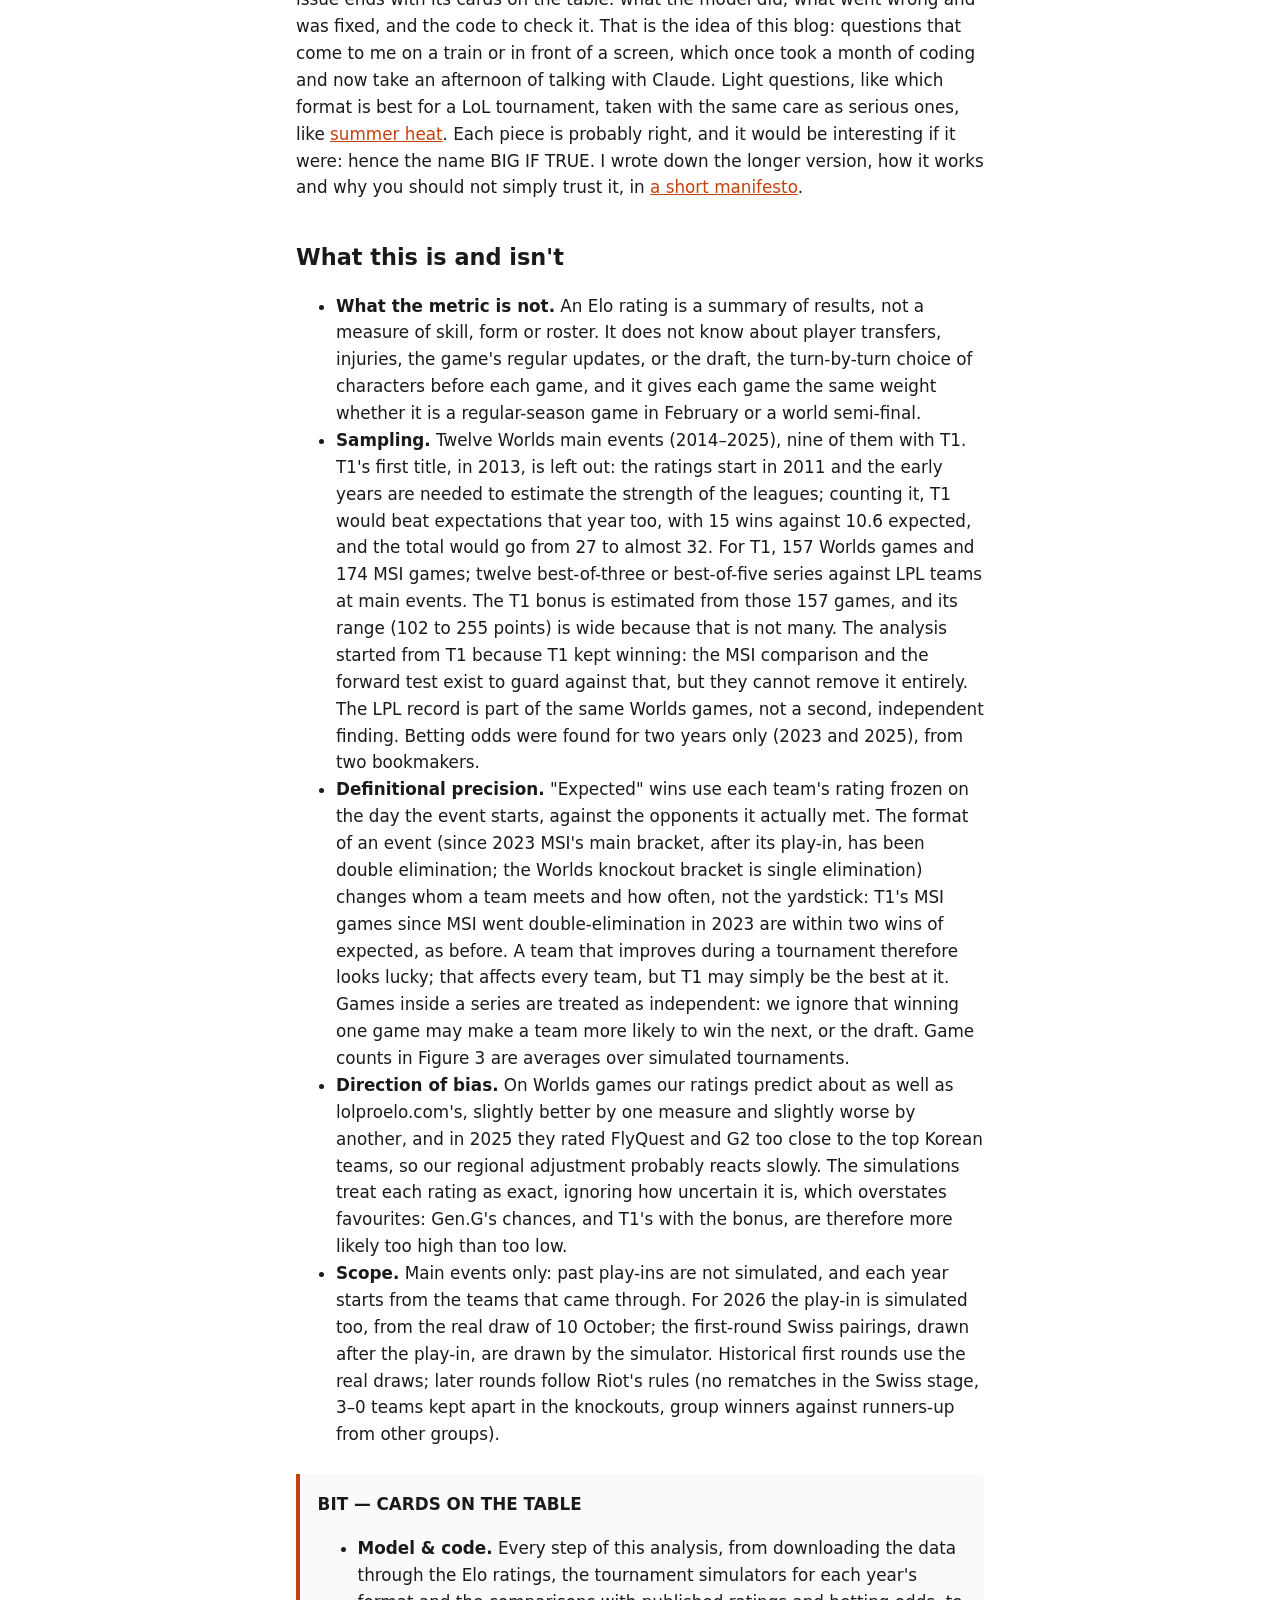
<file: docs/article.html>
<!doctype html><html lang="en"><head><meta charset="utf-8"><meta name="viewport" content="width=device-width,initial-scale=1">
<title>T1: the Korean esports team that transforms in October | BIG IF TRUE</title><meta name="description" content="T1 has won the last three League of Legends Worlds, each time as the underdog. We replayed the tournament under the rules of the football World Cup, the NBA and the Premier League to see how often the">
<link rel="canonical" href="https://bigiftruebits.substack.com/p/worlds-t1">
<meta name="author" content="Riccardo Gallotti"><meta property="article:published_time" content="2026-10-13">
<meta property="og:type" content="article"><meta property="og:title" content="T1: the Korean esports team that transforms in October"><meta property="og:image" content="fig-002-preview.png">
<link rel="stylesheet" href="style.css"><style>
main.read{max-width:720px}
main.read p,main.read li{font-size:1.05rem}
main.read blockquote{margin:1.6rem 0;padding:.6rem 1.1rem;border-left:4px solid var(--acc);background:var(--card);border-radius:0 6px 6px 0}
main.read blockquote p{margin:.5rem 0}
main.read img{width:100%;height:auto;border:1px solid var(--line);border-radius:6px;margin:1.2rem 0 .3rem}
main.read hr{border:0;border-top:1px solid var(--line);margin:2rem 0}
.btns{display:flex;flex-wrap:wrap;gap:10px;margin:1rem 0 1.5rem}
.btns a{border:1px solid var(--acc);border-radius:6px;padding:6px 12px;text-decoration:none;font-size:.95rem}
.btns a.main{background:var(--acc);color:#fff}
.byline{color:var(--mut);font-size:.95rem;margin:-.4rem 0 .6rem}
</style></head><body>
<header><div class="wrap"><a class="brand" href="../">BIG IF TRUE</a><a href="../">All issues</a><a href="./">Figures, data and code</a></div></header>
<main class="wrap read">
<h1>T1: the Korean esports team that transforms in October</h1>
<p class="byline">Riccardo Gallotti · 13 October 2026</p>
<div class="btns"><a class="main" href="https://bigiftruebits.substack.com/p/worlds-t1">Read and subscribe on Substack</a><a href="articolo.html">Leggi in italiano</a><a href="./">Figures, data and code</a></div>
<!-- English edition, FINAL (12 Oct 2026, approved by Riccardo; 13 Oct: packaging requests, DOI, final usage). Personal passages (opening anecdote, coda) are Riccardo's, translated from his Italian. Numbers: claude/bit-tbd-worlds-t1-key-numbers.md; check_numbers.py in the repository (46/46, 13 Oct). Figures: English versions. -->

<p>BIG IF TRUE</p>
<p><em>T1 has won the last three League of Legends Worlds, each time as the underdog. We replayed the tournament under the rules of the football World Cup, the NBA and the Premier League to see how often the best team really wins in each format.</em></p>
<blockquote>
<p><strong>BIT VERDICT #002</strong></p>
<ul>
<li><strong>The Claim:</strong> Ratings updated with this year's official games put the Korean team Gen.G at the top of the world going into League of Legends' 2026 World Championship, above the three-time defending champion, T1: enough to beat T1 about two games in three.</li>
<li><strong>The Catch:</strong> The same ratings have underrated T1's performances over its last nine Worlds: 27 more wins than predicted in 157 games. At MSI, the year's other international tournament, T1 instead plays exactly as rated, as does every other team, with only one other exception in history.</li>
<li><strong>The Reality:</strong> On ratings alone Gen.G wins Worlds 40% of the time and T1 6%. If T1's October bonus holds, T1 becomes the favourite in all seven formats we tried, with best-of-five series: <strong>45% to 56%</strong>. Changing the format moves less: Gen.G would go from 27% with single games to 50% with a full league.</li>
</ul>
</blockquote>
<p><em>League of Legends is a video game played by two teams of five players, and one of the most watched esports in the world; it is also the game behind Arcane, the wonderful animated series on Netflix, which I recommend to non-gamers too; its World Championship, every autumn, is its World Cup. We rated every professional team the way chess rates players, and played every World Championship from 2014 to 2026 tens of thousands of times on a computer, to see how often the ratings pick the winner. Top leagues and international events only, 2011 to 10 October 2026.</em></p>
<h2>BIG — The road to Worlds 2026</h2>
<p>I would be an avid gamer, if only I had the time for it. I played video games competitively online before anyone called it esports. In 2000 (three zeros) I played a team game called Team Fortress Classic with a clan, the Italian Killers, and we surprisingly won an Italian tournament. Twenty years later, in 2020, an intern was collecting data on another team game, League of Legends, and to follow his work I started studying the game. I have never played it, but I did end up trying Wild Rift, the simpler version you play on a phone. For anyone curious, I play Orianna, a clockwork automaton the pros use a lot too. I started following the pros in 2023. That was the year of Faker's return to winning. Faker is the veteran Korean player who is to this game roughly what Paolo Maldini was to football: a player of great quality, the undisputed leader, with a very long career tied to a single team. But Faker had not won Worlds since 2016. In July he injured his arm and was out for four weeks; without him T1 was lost, and looked unlikely even to reach Worlds. He came back in August, T1 qualified, and in November Faker lifted the trophy for the fourth time. T1 then won the next two Worlds as well, each time arriving, somehow, as the underdog. In 2026 TIME named Faker among <a href="https://time.com/collection/time100-sports/2026/">the 100 most influential people in sport</a>: not just in video games, in all sports. Now Worlds is about to start again, and T1 arrives, once more, as the underdog. But can we trust these ratings? To make sense of it, I decided to try to work out the chances of winning.</p>
<blockquote>
<p><strong>LEAGUE OF LEGENDS IN ONE MINUTE</strong></p>
<ul>
<li><strong>The game.</strong> Two teams of five, each player controlling one character, try to destroy the other team's base. A game lasts about half an hour; a match between two teams, a <em>series</em>, is the best of one, three or five games.</li>
<li><strong>The leagues.</strong> Each region has a professional league: the LCK in Korea, the LPL in China, the LEC in Europe, the LCS in North America, the LCP in the Asia-Pacific and the CBLOL in Brazil. Korea and China have won every world title since 2013.</li>
<li><strong>The two international events.</strong> The Mid-Season Invitational (MSI), in early summer, is a smaller tournament between the leagues' top teams; the World Championship (Worlds), in autumn, is the big one, with up to four teams from each of the strongest leagues.</li>
<li><strong>Worlds 2026.</strong> A short <em>play-in</em> sends one more team to a 16-team <em>Swiss stage</em>, where each team plays opponents with the same record until it has three wins (through) or three losses (out). The eight that go through play a knockout bracket of best-of-five series, ending with the final on 14 November in New York.</li>
<li><strong>The teams in this story.</strong> T1 is Korea's most famous team, home of Faker, and has won 6 of the 10 Worlds it has played, including the last three. Gen.G, also Korean, has been the best team on paper for most of the last four years.</li>
</ul>
</blockquote>
<p>To do it, the method I chose is Elo, the system chess uses: a win earns points, more of them against a strong opponent, and the gap between two ratings gives the chance that one beats the other. I used about 51,000 games from every region's top league and every international event since 2011. Because teams mostly play inside their own league, each league also carries a strength rating of its own, which moves only when teams from different leagues meet. Players change teams every winter, so at the start of each year I restart each team's rating at its league's average, while the league's strength carries over; this predicts the results of past Worlds better than carrying individual teams' ratings from one season to the next.</p>
<p><img alt="Figure 1" src="figures/fig-002-big-worlds-elo-2026.png" /></p>
<blockquote>
<p><strong>Figure 1.</strong> The 19 teams qualified for Worlds 2026, ranked by their Elo rating on 10 October 2026 (dot). The pale bar spans each team's lowest and highest rating during the 2026 season; colour is the league. The dot shows where the team enters Worlds: full for the 16-team Swiss stage, open for the four-team play-in.</p>
</blockquote>
<p>Five teams have been rated world No. 1 at some point this year: Gen.G, Bilibili Gaming, G2, T1 and Hanwha Life. Gen.G took the lead back by winning Korea's league, the LCK, in September, and enters Worlds at 1822, about 60 to 70 points ahead of Bilibili and Hanwha Life. T1 is fifth, level with Dplus KIA (1697) at 1696, less than a point behind: on these ratings it would beat Gen.G in about one game in three. The rankings of Riot Games, which makes the game and runs Worlds, and those of lolproelo.com, an independent Elo site, agree: T1 is fourth or fifth on both.</p>
<blockquote>
<p><strong>THE NUMBERS</strong>
<strong>5</strong> — teams that have been rated No. 1 in the world at some point in 2026: Gen.G, Bilibili Gaming, G2, T1 and Hanwha Life
<strong>1822</strong> — Gen.G's Elo rating going into Worlds, the highest in the world and about 60 to 70 points clear of Bilibili and Hanwha Life
<strong>126 points</strong> — the Elo gap between Gen.G and T1, the three-time defending champion: at that distance T1 would win about one game in three</p>
</blockquote>
<p>The ratings were just as sure in 2023, about a different favourite. The question is whether to believe them, or the one team that keeps proving them wrong.</p>
<h2>IF — Can the ratings call Worlds?</h2>
<p>A rating gives the chance of winning one game. Turning that into the chance of winning Worlds depends on the structure of the tournament itself. When I played Team Fortress Classic we had two formats: a ladder, a single standing where teams of similar strength challenged each other whenever they liked, much as chess works online, and knockout tournaments. It is hard to look stronger than you are over the repeated matches of a ladder, but you can pull off a run in a single tournament, as we once did. To simulate these tournaments we played each year's tournament 50,000 times on the computer in its real format: the real opening draw, single games, best-of-threes or best-of-fives where Riot used them, and the rules for who meets whom. The chances that follow are shares of tournaments: 6% means that in 100 Worlds simulated with these teams, a team would win 6. Until 2021 the champion always started among the top three, with a chance between 14% and 43% (Figure 2a). Then in 2022 the Korean outsider DRX won, beating T1 itself in the final, from 2%, and T1 from 2% in 2023, 2% in 2024 and 9% in 2025. For 2026 we give Gen.G 40%, Bilibili 18%, Hanwha Life 16% and T1 6% (The predictions, below). That is less than a place in the top five might suggest. T1 would beat Gen.G in 35% of games and 24% of best-of-fives, but a title means beating three or four of the best teams in a row, and the bracket turns a modest gap into very long odds.</p>
<p><img alt="Figure 2" src="figures/fig-002-if-worlds-t1.png" /></p>
<blockquote>
<p><strong>Figure 2.</strong> (a) Each Worlds champion's chance of winning, worked out before the main event by simulating that year's tournament 50,000 times from the ratings; the tick marks the favourite's chance. T1's titles are in orange; the hatched 2026 bar ("forecast" in the legend) is T1's chance this year, simulated in this year's format with the play-in. The dashed outlines on T1's last three titles and on 2026 are T1's chance with its Worlds bonus, fitted only on the Worlds before (for 2026, on all of them). (b) Every team at every Worlds main event, 2014–2025: the share of its games the ratings expected it to win, against the share it won. Dot size is the number of games played; ringed dots are the champions; T1's appearances are in orange and labelled by year (the team was called SK Telecom T1 until 2019; the figure calls it T1 throughout). The grey line is where achieved equals expected. (c) Running total of wins above expectation, game by game, for T1 (orange), for Gen.G since it took that name in 2018 (blue) and for Royal Never Give Up (green), at every Worlds (solid) and every Mid-Season Invitational (dashed) each has played. The grey band is the 95% range a team playing exactly to its rating would stay within by luck alone. Ratings are frozen at each event's start.</p>
<p><strong>THE PREDICTIONS</strong></p>
<p><img alt="The predictions" src="figures/fig-002-odds-2026.png" /></p>
<p>Each team's chance of reaching the quarter-finals, the semi-finals and the final, and of winning Worlds 2026, on ratings alone as of 10 October: 100,000 tournaments simulated in this year's format, with the play-in played out from the real draw (FURIA against MVK, Cloud9 against Karmine Corp), so for the four play-in teams the count includes reaching the Swiss stage. The darker the colour, the higher the chance; blank cells are rounds never reached. The dot gives the league and how the team enters, as in Figure 1. Teams are in rating order. The dashed row is T1 with its Worlds bonus: with it, T1 would rise to 46% and Gen.G would drop to 25%.</p>
</blockquote>
<p>A favourite losing is oddly normal: in twelve years the favourite won only three times, against about four and a half expected. One team winning three in a row from those odds, about one chance in 35,000, is not. So we tested the team. For every Worlds, we froze each team's rating on the first day and compared the games it should have won, against the opponents it actually met, with the games it did win (panel b). Most teams sit near the line. In 2023 T1 was expected to win 43% of its games and won 87%, the largest gap for any team at any Worlds. In all, T1 has won 115 of 157 Worlds games against about 88 expected: 27 more wins, more than four and a half standard deviations from what the ratings predict (panel c). Statistically, that is far beyond expectation.</p>
<p>This test could have failed, and it does fail for every other team, and for T1 at MSI. If T1 were simply better than its rating, it would beat its rating everywhere. At MSI, against the same international opposition and with ratings frozen the same way, T1 has won 116 of 174 games against about 115 expected. Nor is it the format. At Worlds, T1 beats its rating in single games (36 won of 45, against 28 expected) as in best-of-fives (71 of 104, against 55), and from the first game of a series; at MSI, where most of its games have been best-of-fives, it does not. The T1 that turns up at Worlds would beat the T1 of the rest of the year <strong>seven times in ten</strong> (between 62% and 77%), about how a title favourite beats a mid-table Korean team. Leaving out any single year keeps it between 67% and 74%. The tournament simulation is the stronger test, because it asks about titles and not single games. Give T1 the bonus fitted only on the Worlds before each one (the dashed bars in panel a) and its chance becomes 11% in 2023, 19% in 2024 and 54% in 2025; three in a row goes from one in 35,000 to about one in 90.</p>
<p>Gen.G is the mirror image. The favourite at three of the last four Worlds, it went out in the semi-final or earlier every time, while winning MSI in 2024 and 2025. Its lines in panel c stay inside the band of luck at both events. It is not Gen.G that disappoints; it is T1 that is exceptional.</p>
<blockquote>
<p><strong>T1 VS CHINA (THE LPL)</strong></p>
<ul>
<li><strong>The commentators noticed:</strong> in 2023, as T1 closed out JD Gaming in the semi-final, after beating two other Chinese teams on the way, the caster Drakos shouted: "It is not LPL versus LCK! It is T1 versus the LPL! And they like those odds!" Not Korea against China, that is, but one team against a whole league.</li>
<li><strong>Korea on paper:</strong> the LCK's other teams were expected to win about 10 of their 19 best-of-three and best-of-five series against Chinese (LPL) teams at Worlds. They won 7.</li>
<li><strong>T1:</strong> the underdog in 9 of its 12 such series at Worlds main events, it won all twelve, against about 5 expected: a run with about one chance in 100,000. Add the 2025 play-in against Invictus Gaming and it is 13 of 13, one in 220,000.</li>
<li><strong>The three titles:</strong> T1's nine knockout series from 2023 to 2025, at the ratings of the day, had one chance in 42,000 of all going its way. The worst were the 2023 semi-final against JD Gaming (13%) and the 2024 semi-final against Gen.G (12%).</li>
</ul>
</blockquote>
<p>Nobody else comes close. Of some thirty teams tested at both events, the only other record that survives a correction for that many tries is Royal Never Give Up, a Chinese team, at MSI, the green dashed line: 15 wins above its rating there, level with it at Worlds. I don't know this team's story: it won its three MSIs, in 2018, 2021 and 2022, before I followed international tournaments. But the statistics say it was the only other team to do much better than expected, at MSI rather than at Worlds: the only other statistical exception.</p>
<p>It is not our ratings: lolproelo.com's leave T1 23 wins above expectation at Worlds and 7 below at MSI. The betting market saw more. Before Worlds 2023, Pinnacle's odds, with the bookmaker's margin removed, gave T1 about one chance in fifteen, four times our figure; before 2025, Stake's gave it about one in ten, close to ours.</p>
<blockquote>
<p><strong>WHAT THE LITERATURE SAYS</strong>
The closest peer-reviewed work is PandaSkill (De Bois and colleagues, <em>IEEE Transactions on Games</em>, 2025). It rates 4,927 professional players from how they played in 37,388 games, with one strength figure per region that moves only when regions meet, as in our ratings. It picks the winner 65% of the time; our ratings pick 64% of Worlds games, a loose comparison, since theirs covers every professional game and ours only Worlds. That supports ratings as a fair yardstick, but does not test our finding. Closer to it is tennis: González-Díaz, Gossner and Rogers (2012) find that professionals differ in how much they raise their game on the points that matter most, and that this "critical ability" predicts careers. T1 at Worlds looks like a team version of it. On formats, Sziklai, Biró and Csató (2022) find a Swiss system ranks a whole field more accurately than knockouts or groups; for picking the single champion, we find Swiss and groups almost level, and for the full order groups do slightly better (0.67 against 0.62), perhaps because Riot's Swiss stage stops at three wins or three losses.</p>
</blockquote>
<h2>TRUE — Same teams, different rules</h2>
<p>Part of the surprise in Figure 2a is the format's doing: a knockout bracket hands titles to teams that are not the strongest. To separate the two, we kept this year's 16 Swiss-stage teams fixed and changed only the rules, 40,000 tournaments each, with every knockout series a best-of-five. Each format, in the order of Figure 3, has a cousin in other sports:</p>
<ul>
<li><strong>Swiss stage, then knockouts</strong>, this year's format: its cousin is the Champions League, which since 2024 opens with a single table in which each club meets eight different opponents.</li>
<li><strong>Groups, then knockouts</strong>, the Worlds format until 2022: the football World Cup's formula.</li>
<li><strong>Knockout, random draw</strong>: like England's FA Cup, where the strongest clubs are not kept apart.</li>
<li><strong>Knockout, seeded</strong>, so the strongest teams meet only at the end: the bracket of tennis's Grand Slams.</li>
<li><strong>Double elimination</strong>, where a team that loses a series gets a second chance: MSI's bracket, after its play-in, and college baseball's College World Series.</li>
<li><strong>League, then playoffs</strong>, a league of single games followed by playoffs for the top eight: the NBA's formula.</li>
<li><strong>Full league</strong>, home and away: every team plays every other twice, 30 games each, as in the Premier League or Serie A.</li>
</ul>
<p><img alt="Figure 3" src="figures/fig-002-true-formats.png" /></p>
<blockquote>
<p><strong>Figure 3.</strong> Chance of winning Worlds 2026 for the four leading contenders under seven formats, 40,000 tournaments each, with this year's 16 Swiss-stage teams; every knockout series is a best-of-five. Filled circles and the upper number: ratings alone. Dashed rings and the number in brackets: the same ratings with T1's Worlds bonus from the IF beat (T1 would beat itself seven times in ten). Circle area is proportional to the chance. The small drawing beside each format shows its structure: Swiss stage (three wins to go through, three losses to go out), groups of four, league followed by a bracket, bracket (blue dots mark the seeds; in double elimination a team that loses a series drops, red arrow, into the lower bracket below, and the two bracket winners meet in the final), or league. In italics, a tournament from another sport with the same structure. Under each: the average number of games in the whole tournament and the number the winner plays. The "Order" column shows how closely the whole final ranking follows the starting ratings: the rank correlation, from 0 (random order) to 1 (identical), averaged over 4,000 tournaments. In brackets, as at the real Worlds, two teams from the same region do not meet in the first round. Here the play-in is not played: its place always goes to Karmine Corp, the likeliest winner, and the first-round pools are set by rating. That is why the row for this year's format can differ by a point from the predictions, where the play-in is played every time.</p>
</blockquote>
<p>On ratings alone (the filled circles) Gen.G is the favourite under every format, at 39% to 50%, and T1 is never above 7%: it arrives as the underdog once again. If its Worlds bonus held one more time (the dashed rings), its chance would be about one in two: from 45% to 56%, depending on the format.</p>
<p>To let the strongest team win and get a final table that follows the ratings, the best format is the home-and-away league: with Gen.G at 50% and a rank correlation between finishing order and ratings of 0.82 (1 if they match, 0 if the order is random), against this year's format, which holds it to 40%, at 0.62. But it takes 240 games, 30 per team, which do not fit into a month-long tournament, and one time in eight the title is settled three rounds before the end; with a single round, 15 games each, the correlation drops to 0.72 and Gen.G wins 39% of the time. If you want close and exciting matches, where even the favourite wins at most two times in three, double elimination gives the most: nearly eleven per tournament, against more than eight in the Swiss stage; but it costs 119 games, against the 80 of this year's format, and the final is often a rematch of a semi-final, the upper-bracket final, whose loser gets a second chance: it happened in three of the four MSI finals since 2023, and in the MSI format our simulations expect it about one time in two.</p>
<p>Series length matters too. With best-of-seven knockouts, as in the NBA playoffs, Gen.G rises to 45%, but it takes 91 games, 23 for the winner; with single games, as in football, this year's Swiss format would give Gen.G only 27%, and T1 8% (31% with the bonus). The same happens at this summer's football World Cup: replaying the real round-of-32 bracket with Elo ratings for national teams (the eloratings.net method), Spain, the favourite and eventual champion, won 26% of the time with one match per tie and 50% with best of seven.</p>
<p>A seeded bracket, as in tennis, would be hard to run in LoL. Tennis has a single world ranking; here teams play almost only in their own league, and leagues meet only in the handful of international games each year. That is why Worlds draws its pools by placement in each league: this year Team Liquid, North America's champion, is in the first pool, while Hanwha Life and Bilibili, about 100 points stronger, are in the second.</p>
<p>In short: finding the strongest team and a faithful table takes many games. The home-and-away league is the fairest format, but also the longest, and it is sometimes decided before the end; double elimination comes close with half the games, at the price of finals that, one time in two, replay the upper-bracket final; this year's format is a compromise that leaves more room for underdogs, and football's single games leave even more. But no format moves the odds as much as T1's bonus does.</p>
<blockquote>
<p><strong>THE NUMBERS</strong>
<strong>50% against 40%</strong> — Gen.G's chance in a home-and-away league and in this year's format
<strong>240 games against 80</strong> — the price of that league, 30 per team, against this year's Worlds from Swiss stage to final
<strong>27%</strong> — Gen.G with single-game knockouts, as in football; T1 would go to 8% (31% with the bonus)</p>
</blockquote>
<p>If T1's October form is real, T1 is the team to beat under every set of rules. If it is not, it is Gen.G, with a favourite's usual chance: one in two at best. The final in New York on 14 November settles it.</p>
<p>When we won that tournament with the Italian Killers, twenty-six years ago, we knew we were not the favourites. We went ahead early in the first round and then defended the lead with the most strenuous Italian catenaccio. This year too T1 is not the favourite, but I will follow its run hoping that this piece about its bonus does not turn out to be a spectacular jinx. A rating is the best summary I have of a team. But for one team, in one month, it stops making sense. And that is the beauty of it too: knowing you can be surprised. If the team with the highest rating always won, the predictions table would be enough and nobody would watch the final. Following T1 these past three years taught me that unpredictability is the fun part, and that the underdog stories are the ones we remember.</p>
<p>As I said, in Wild Rift I mostly play Orianna. Orianna hardly ever fights in person: she sends a clockwork ball where it is needed and gives it orders, and the ball does the work. That is more or less how this newsletter is made. I choose the question and the framing; Claude finds the data, writes the code, runs the simulations and writes a first draft; then I send it back when a number does not convince me, ask for the test that could sink the piece, and decide what stays. The ball remembers what it did and where it went wrong, which is why every issue ends with its cards on the table: what the model did, what went wrong and was fixed, and the code to check it. That is the idea of this blog: questions that come to me on a train or in front of a screen, which once took a month of coding and now take an afternoon of talking with Claude. Light questions, like which format is best for a LoL tournament, taken with the same care as serious ones, like <a href="https://bigiftruebits.substack.com/p/tropical-nights">summer heat</a>. Each piece is probably right, and it would be interesting if it were: hence the name BIG IF TRUE. I wrote down the longer version, how it works and why you should not simply trust it, in <a href="https://bigiftruebits.substack.com/p/manifesto">a short manifesto</a>.</p>
<h2>What this is and isn't</h2>
<ul>
<li><strong>What the metric is not.</strong> An Elo rating is a summary of results, not a measure of skill, form or roster. It does not know about player transfers, injuries, the game's regular updates, or the draft, the turn-by-turn choice of characters before each game, and it gives each game the same weight whether it is a regular-season game in February or a world semi-final.</li>
<li><strong>Sampling.</strong> Twelve Worlds main events (2014–2025), nine of them with T1. T1's first title, in 2013, is left out: the ratings start in 2011 and the early years are needed to estimate the strength of the leagues; counting it, T1 would beat expectations that year too, with 15 wins against 10.6 expected, and the total would go from 27 to almost 32. For T1, 157 Worlds games and 174 MSI games; twelve best-of-three or best-of-five series against LPL teams at main events. The T1 bonus is estimated from those 157 games, and its range (102 to 255 points) is wide because that is not many. The analysis started from T1 because T1 kept winning: the MSI comparison and the forward test exist to guard against that, but they cannot remove it entirely. The LPL record is part of the same Worlds games, not a second, independent finding. Betting odds were found for two years only (2023 and 2025), from two bookmakers.</li>
<li><strong>Definitional precision.</strong> "Expected" wins use each team's rating frozen on the day the event starts, against the opponents it actually met. The format of an event (since 2023 MSI's main bracket, after its play-in, has been double elimination; the Worlds knockout bracket is single elimination) changes whom a team meets and how often, not the yardstick: T1's MSI games since MSI went double-elimination in 2023 are within two wins of expected, as before. A team that improves during a tournament therefore looks lucky; that affects every team, but T1 may simply be the best at it. Games inside a series are treated as independent: we ignore that winning one game may make a team more likely to win the next, or the draft. Game counts in Figure 3 are averages over simulated tournaments.</li>
<li><strong>Direction of bias.</strong> On Worlds games our ratings predict about as well as lolproelo.com's, slightly better by one measure and slightly worse by another, and in 2025 they rated FlyQuest and G2 too close to the top Korean teams, so our regional adjustment probably reacts slowly. The simulations treat each rating as exact, ignoring how uncertain it is, which overstates favourites: Gen.G's chances, and T1's with the bonus, are therefore more likely too high than too low.</li>
<li><strong>Scope.</strong> Main events only: past play-ins are not simulated, and each year starts from the teams that came through. For 2026 the play-in is simulated too, from the real draw of 10 October; the first-round Swiss pairings, drawn after the play-in, are drawn by the simulator. Historical first rounds use the real draws; later rounds follow Riot's rules (no rematches in the Swiss stage, 3–0 teams kept apart in the knockouts, group winners against runners-up from other groups).</li>
</ul>
<blockquote>
<p><strong>BIT — CARDS ON THE TABLE</strong></p>
<ul>
<li><strong>Model &amp; code.</strong> Every step of this analysis, from downloading the data through the Elo ratings, the tournament simulators for each year's format and the comparisons with published ratings and betting odds, to the charts, was written and executed by Claude Opus 5.5 (Anthropic), in one extended session working from my instructions. I set the questions and the framing; the model did the work.</li>
<li><strong>Usage.</strong> At least 63 million effective tokens (Claude Opus 5.5, in a Cowork chat and in Claude Code), counting only the parts of the work the logs kept; the true figure is higher. <a href="https://github.com/bigiftruebits/bit-002-worlds-t1/blob/main/USAGE.md">What was counted is in the repository.</a></li>
<li><strong>Bugs found and fixed in development.</strong><ul>
<li>My own 2025 notebook, the starting point: it played every knockout series as one game instead of best-of-five, which flattens the odds towards upsets; it drew the play-in result once and reused it for all 100,000 tournaments; it re-shuffled the wrong group before the last Swiss round.</li>
<li>A text match counted the IEM World Championship, a different tournament, as Worlds, which inflated T1's over-performance by two wins.</li>
<li>Group-stage tiebreakers skipped Riot's head-to-head rule (effect at most 0.3 percentage points).</li>
<li>The first table of Korea–China series used stale 2025 ratings and merged pairs of single games into series; rebuilt from Leaguepedia match ids, T1's unbeaten run against the LPL went from one in 48,000 to one in 100,000.</li>
<li>Teams renamed over the years (SK Telecom T1 to T1, Samsung Galaxy to Gen.G, DAMWON to Dplus KIA) had to be joined by hand, or their ratings would have restarted.</li>
<li>The first version of the ratings pulled the leagues' strength part of the way back together each winter. Testing showed this made Worlds predictions worse; the final version carries it over in full.</li>
<li>North America's last qualifying result was first taken from Wikipedia, which had it the wrong way round (Cloud9 beating LYON). Checking two news reports the next day showed LYON had won; the forecast was rerun.</li>
<li>An early figure listed Team Liquid's path to Worlds as undecided when it was already sure of the Swiss stage.</li>
<li>The Italian figures came out with a stretched vertical scale: the step that translates the labels changed their limits. All were redrawn.</li>
<li>The comparison with a Bradley–Terry model first predicted 50% of games right, no better than chance: its time weights were not normalised. Fixed.</li>
<li>The code that rebuilds the order of games inside a series used a function that changes at every run: rebuilding the file reorders 978 of 51,034 games (1.9%). The published numbers use the original file; the effect on ratings is a few points at most.</li>
<li>The text said "six results added by hand" when there were five; with the Brazilian final they became six.</li>
<li>An aside of mine placed Royal Never Give Up's success before I followed the game; two of its three MSI titles came after. I rewrote it.</li>
<li>The Figure 1 script still drew an old title ("T1 joint fourth"); the published figure was right, but anyone rerunning the code would have seen the old title.</li>
<li><a href="https://github.com/bigiftruebits/bit-002-worlds-t1/blob/main/NOTES.md">The full log is in the repository.</a> Every error listed here was caught and fixed before publication. I cannot promise none remain.</li>
</ul>
</li>
<li><strong>Data sources.</strong> Game and series results: Leaguepedia, via the <code>gptilt/lol-esports-matches</code> dataset on Hugging Face (snapshot of 27 September 2026, CC BY-SA 3.0), plus six series results from 27 September to 10 October added by hand from Sheep Esports, Dot Esports, Terra, Strafe and Pichau Arena. Riot Games' LoL Esports Global Power Rankings, 2024–2026. lolproelo.com ratings as of the day before each Worlds and MSI. Betting odds: Pinnacle's outright preview of 26 September 2023, and Stake's outright odds as reported by win.gg on 13 October 2025, margin removed by normalising. Worlds formats and rules: Wikipedia's tournament pages for 2019 and 2024, and the 2026 format and qualification as reported by Sheep Esports, esports.gg, Fragster and Insider Gaming. Faker's 2023 injury: Wikipedia, "Faker (gamer)"; Dexerto, 19 November 2023. Drakos's call, T1 against JD Gaming, Worlds 2023 semi-final broadcast, as transcribed by the author. Football: national-team results from the <code>martj42/international_results</code> dataset on GitHub (to 6 October 2026), with Elo ratings we computed using eloratings.net's published method.</li>
<li><strong>Related peer-reviewed work.</strong><ul>
<li>De Bois, M., Parmentier, F., Puget, R., Tanti, M., &amp; Peltier, J. (2025). "PandaSkill — Player Performance and Skill Rating in Esports: Application to League of Legends." <em>IEEE Transactions on Games</em> 17(4), 989–1002. doi:10.1109/TG.2025.3581070. Rates players and regions with the same two-level idea as ours and predicts about as well; it does not look at T1 or at Worlds against MSI. Figures quoted from the arXiv version (2501.10049).</li>
<li>González-Díaz, J., Gossner, O., &amp; Rogers, B. W. (2012). "Performing best when it matters most: Evidence from professional tennis." <em>Journal of Economic Behavior &amp; Organization</em> 84(3), 767–781. doi:10.1016/j.jebo.2012.09.021. Players differ in "critical ability", raising their game on important points: the individual analogue of a Worlds-specific bonus.</li>
<li>Sziklai, B. R., Biró, P., &amp; Csató, L. (2022). "The efficacy of tournament designs." <em>Computers &amp; Operations Research</em>, 144, 105821. doi:10.1016/j.cor.2022.105821 (arXiv 2103.06023). Finds the Swiss system the most accurate design for ranking a field; it asks about the whole ranking, not the champion.</li>
</ul>
</li>
<li><strong>Code and data.</strong> <a href="https://github.com/bigiftruebits/bit-002-worlds-t1">github.com/bigiftruebits/bit-002-worlds-t1</a>; archived, code and data together, at <a href="https://doi.org/10.5281/zenodo.23326955">10.5281/zenodo.23326955</a>.</li>
<li><strong>How to cite.</strong> This is not a peer-reviewed publication. If you need to reference it anyway, cite the archived code and data: Gallotti, R. (2026). BIG IF TRUE #002: T1: the Korean esports team that transforms in October [Code and data]. Zenodo. <a href="https://doi.org/10.5281/zenodo.23326955">10.5281/zenodo.23326955</a></li>
</ul>
</blockquote>
<p><em>I would rather someone found a mistake than that nobody looked. <a href="https://github.com/bigiftruebits/bit-002-worlds-t1">Code and data</a> are open, and published with every issue.</em></p>
<div class="btns"><a class="main" href="https://bigiftruebits.substack.com/p/worlds-t1">Read and subscribe on Substack</a><a href="articolo.html">Leggi in italiano</a><a href="./">Figures, data and code</a></div>
</main>
<footer><div class="wrap">Generated from <code>article/en.md</code> (BIT · worlds-t1 · en · 2026-10-13) by <code>tools/article_to_site.py</code>. The original is on <a href="https://bigiftruebits.substack.com/p/worlds-t1">Substack</a>.</div></footer>
<script data-goatcounter="https://bigiftruebits.goatcounter.com/count" async src="//gc.zgo.at/count.js"></script>
</body></html>
</file>
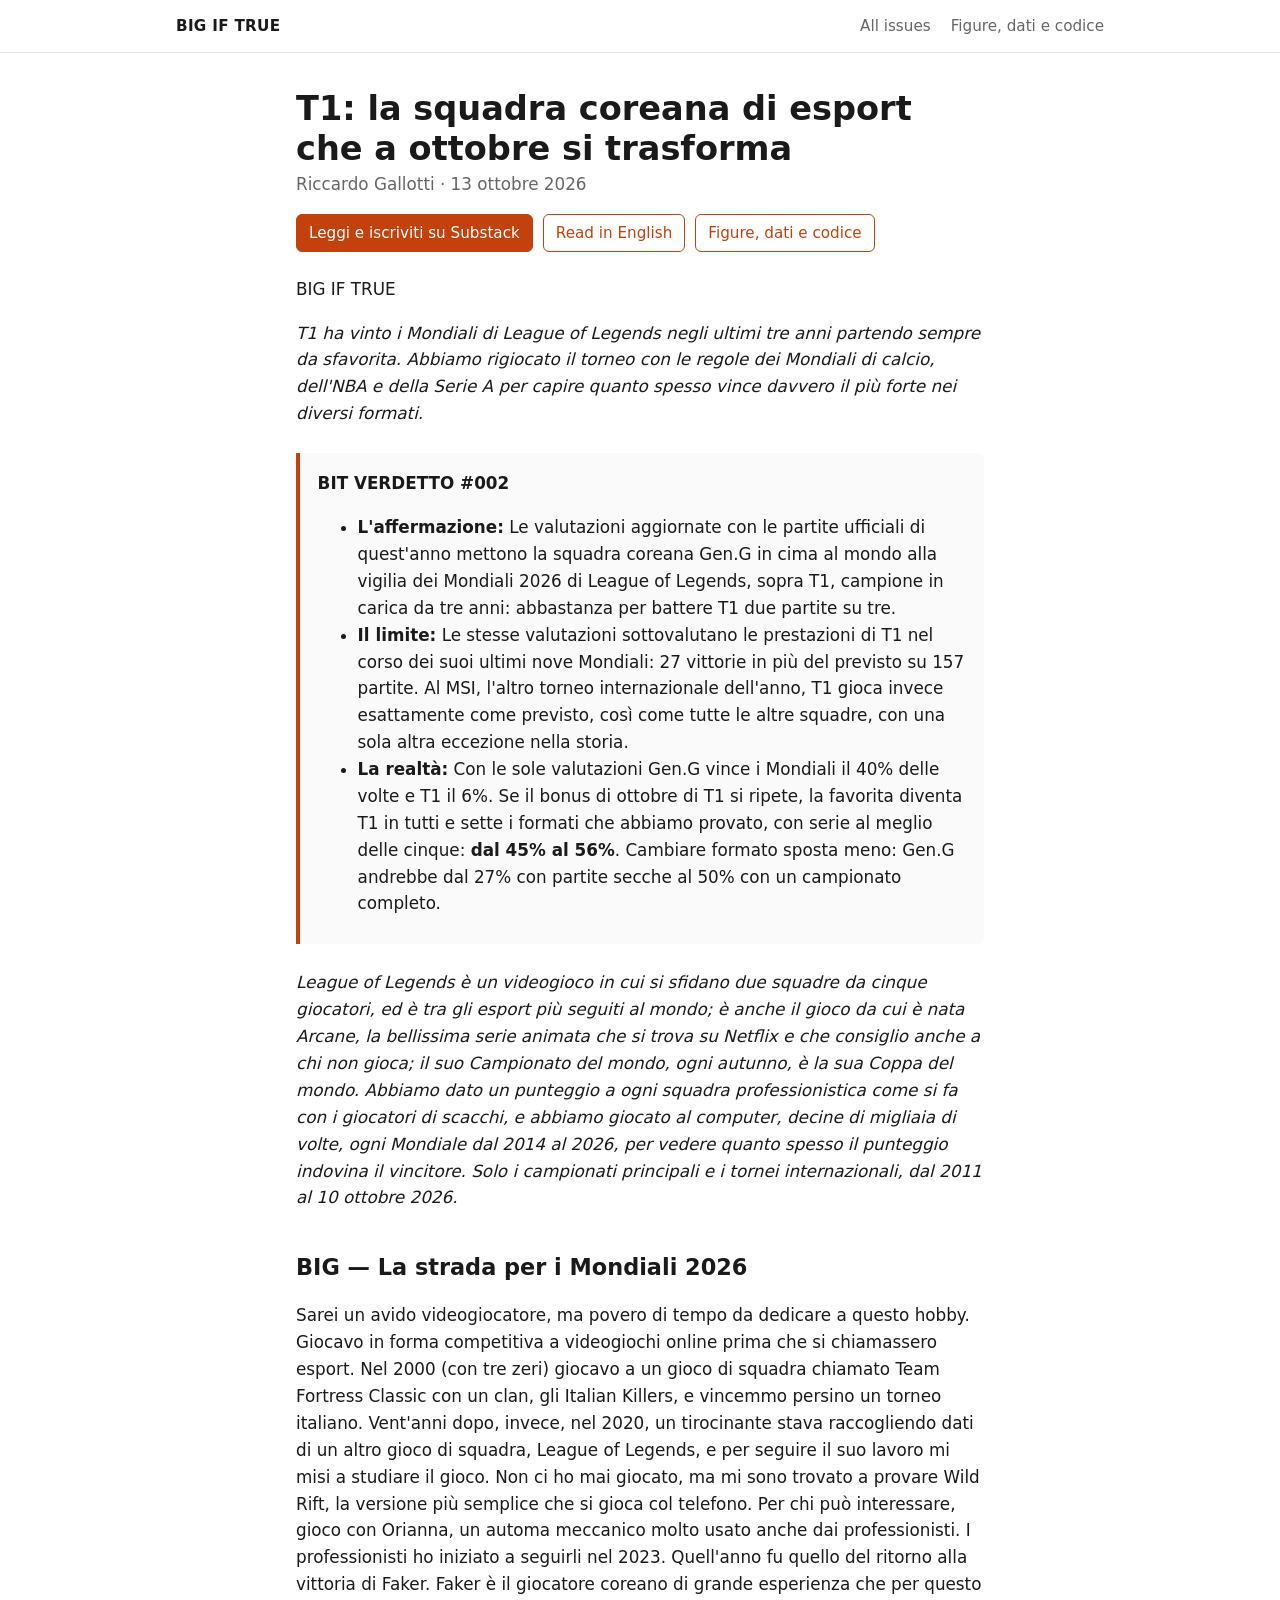
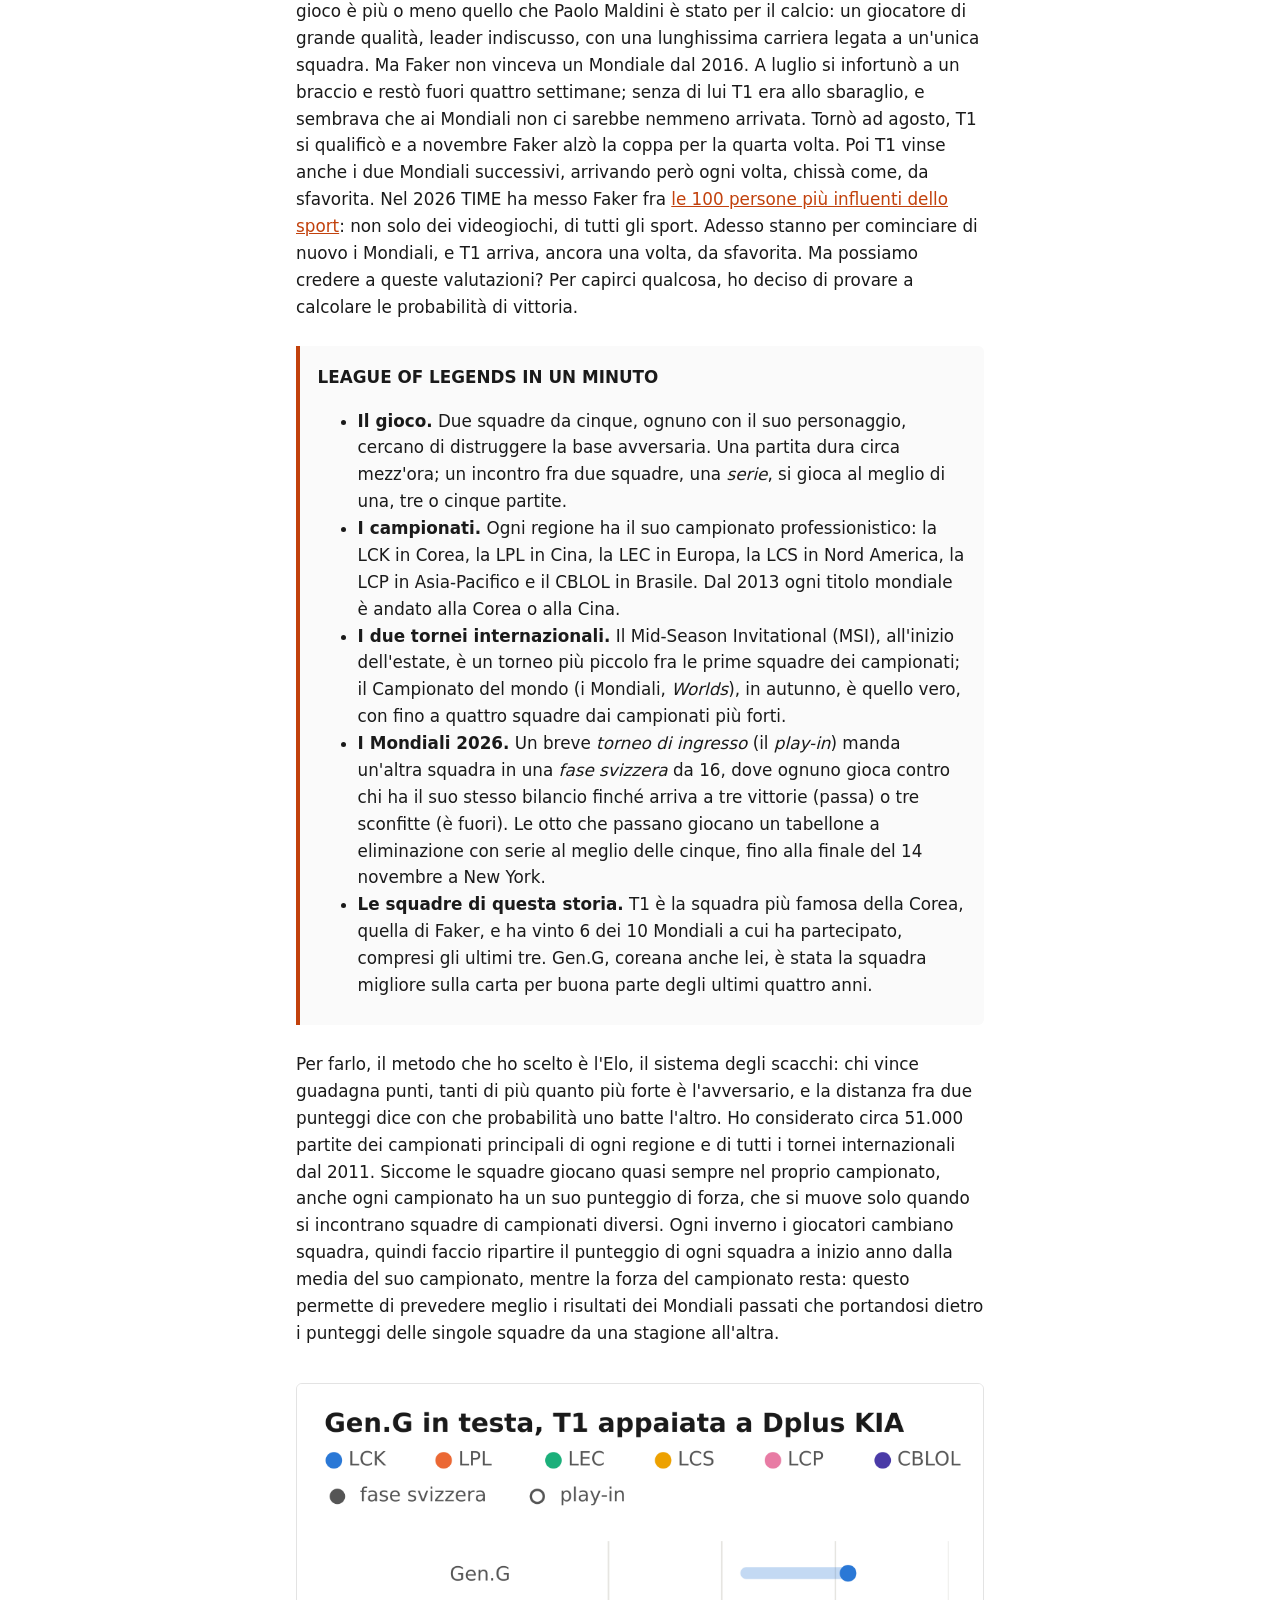
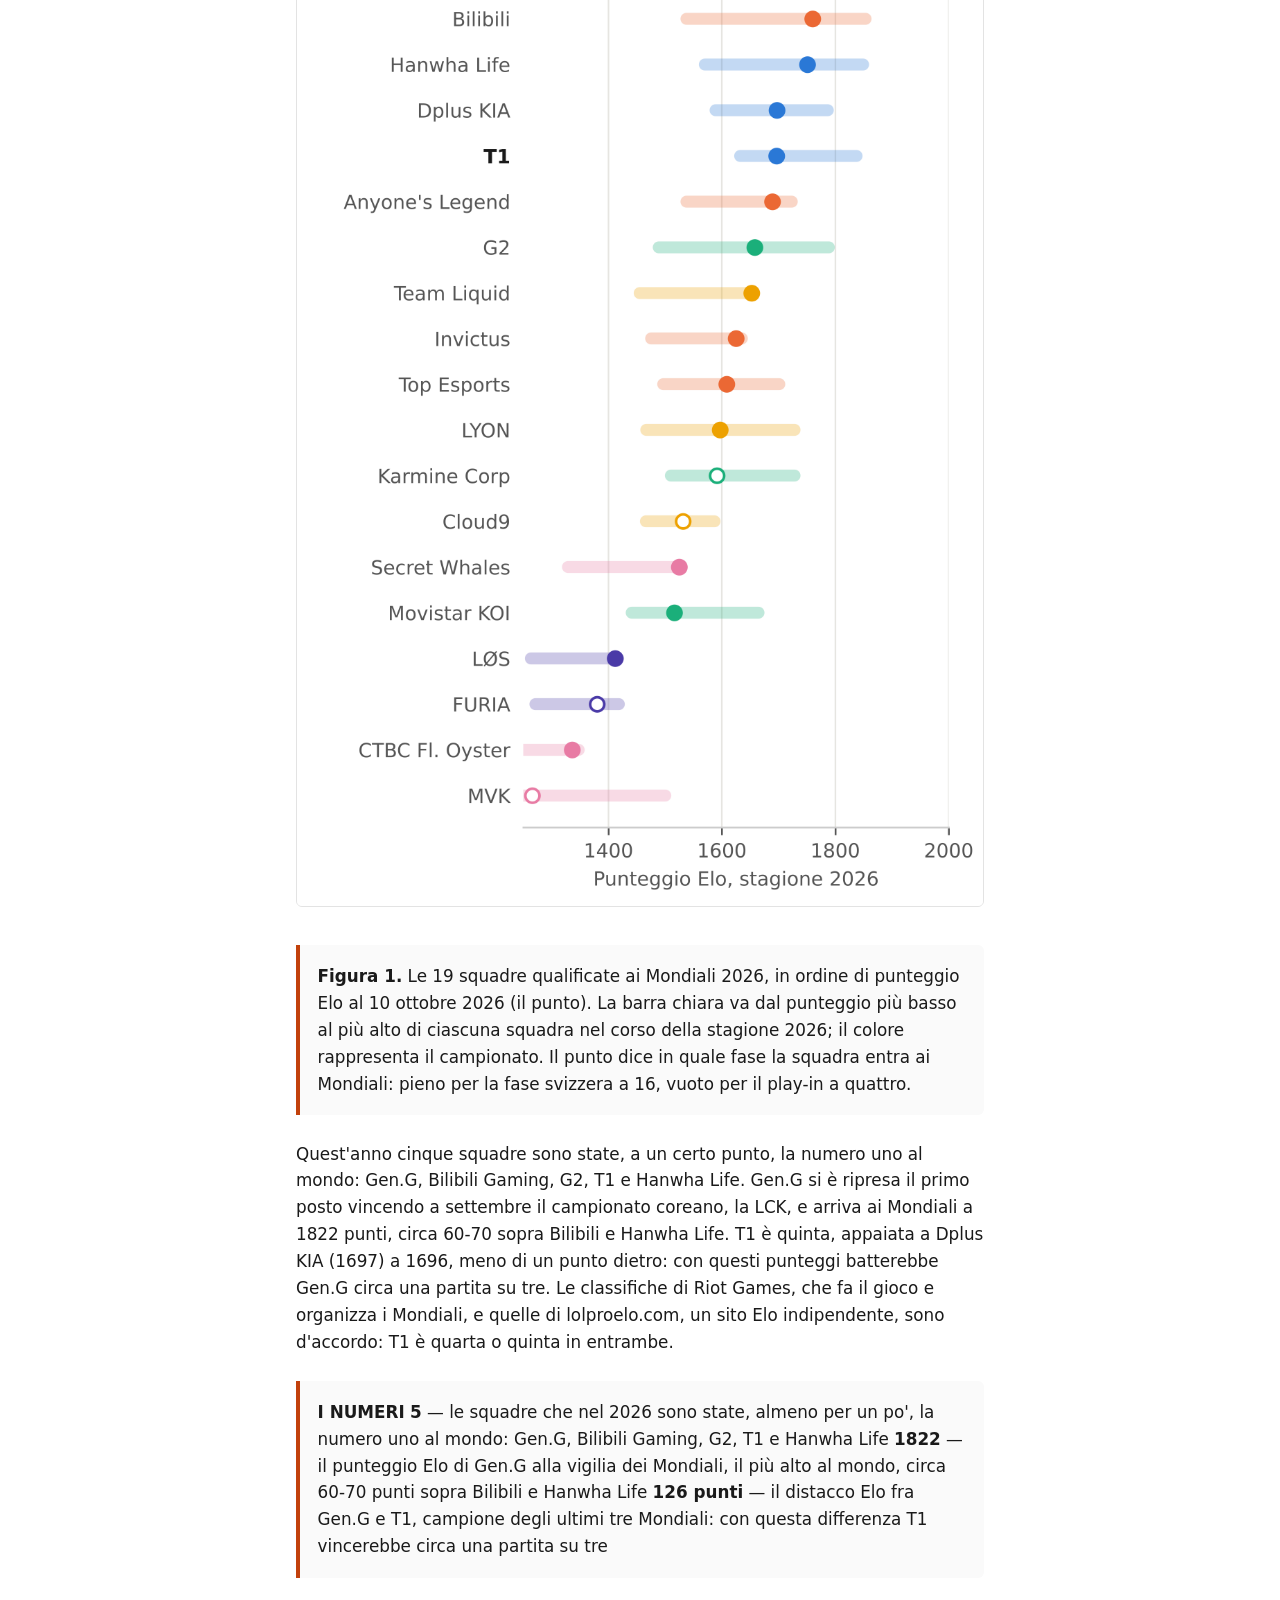
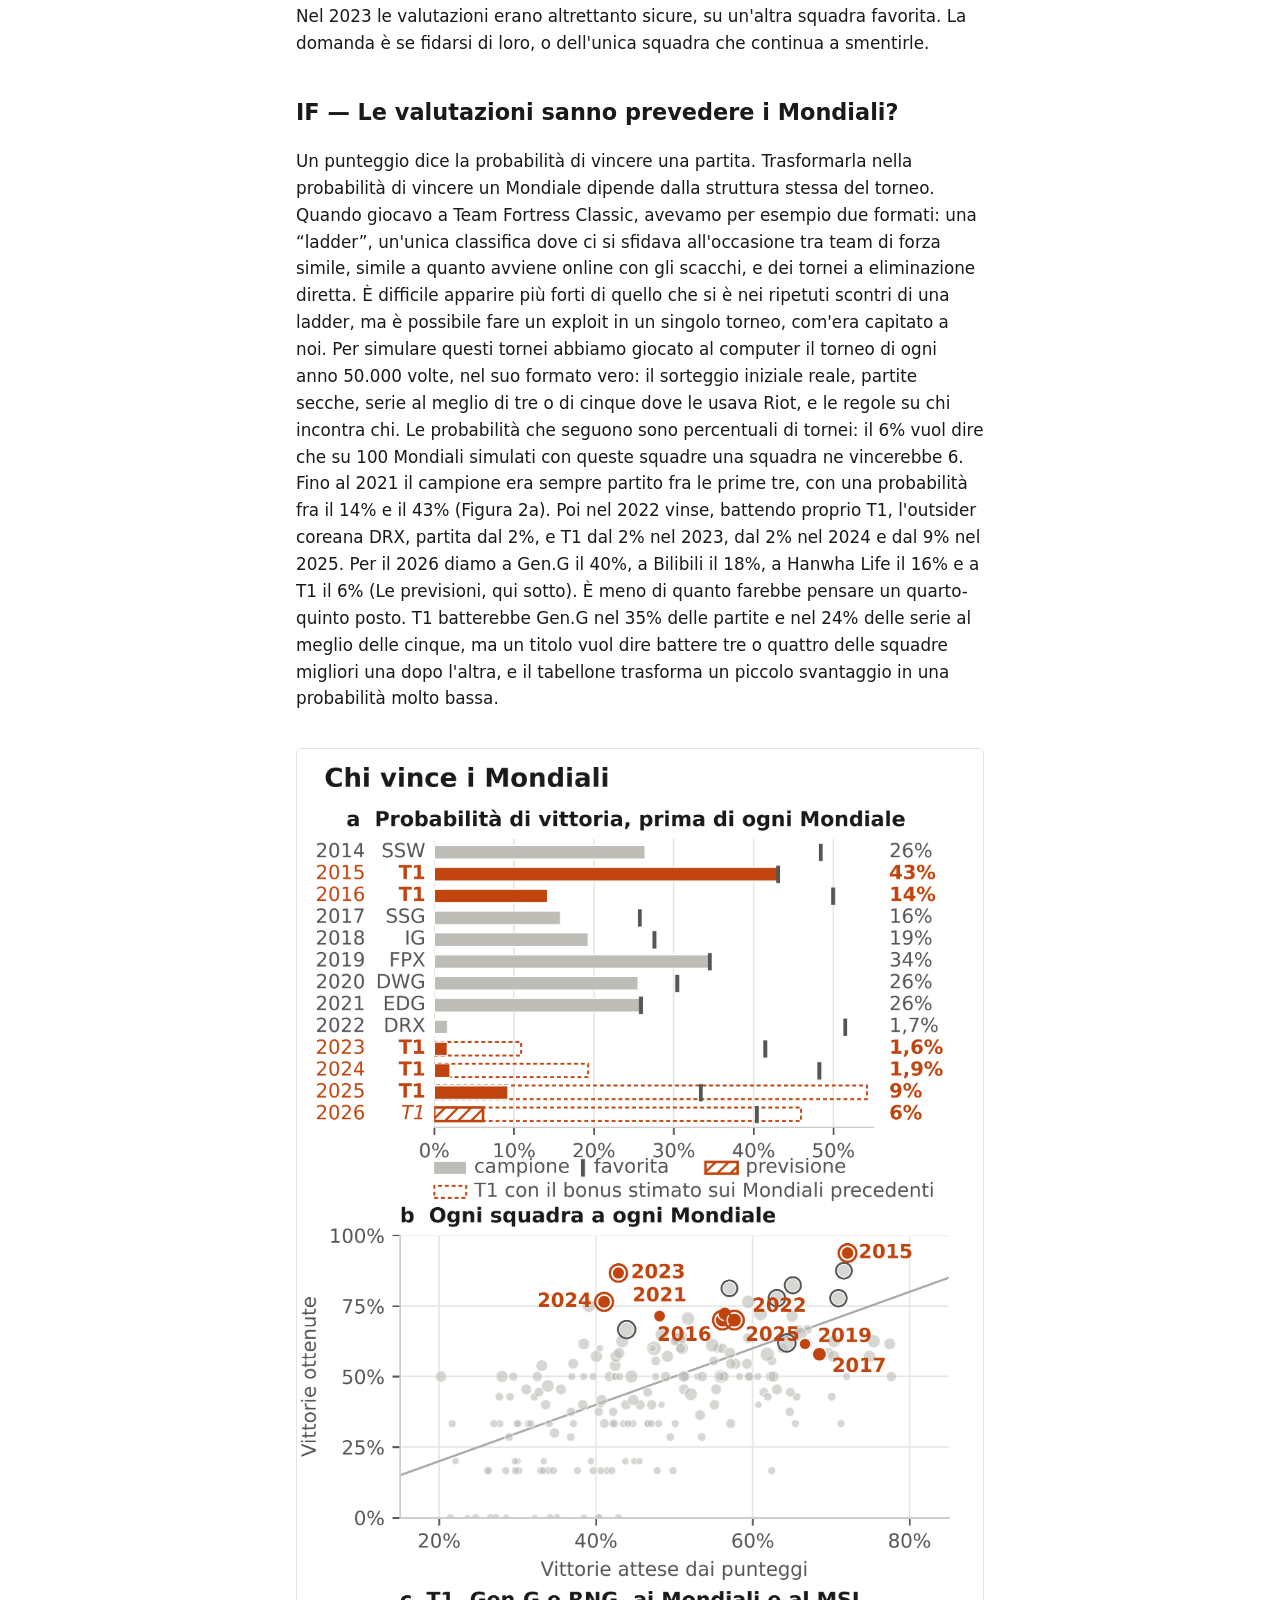
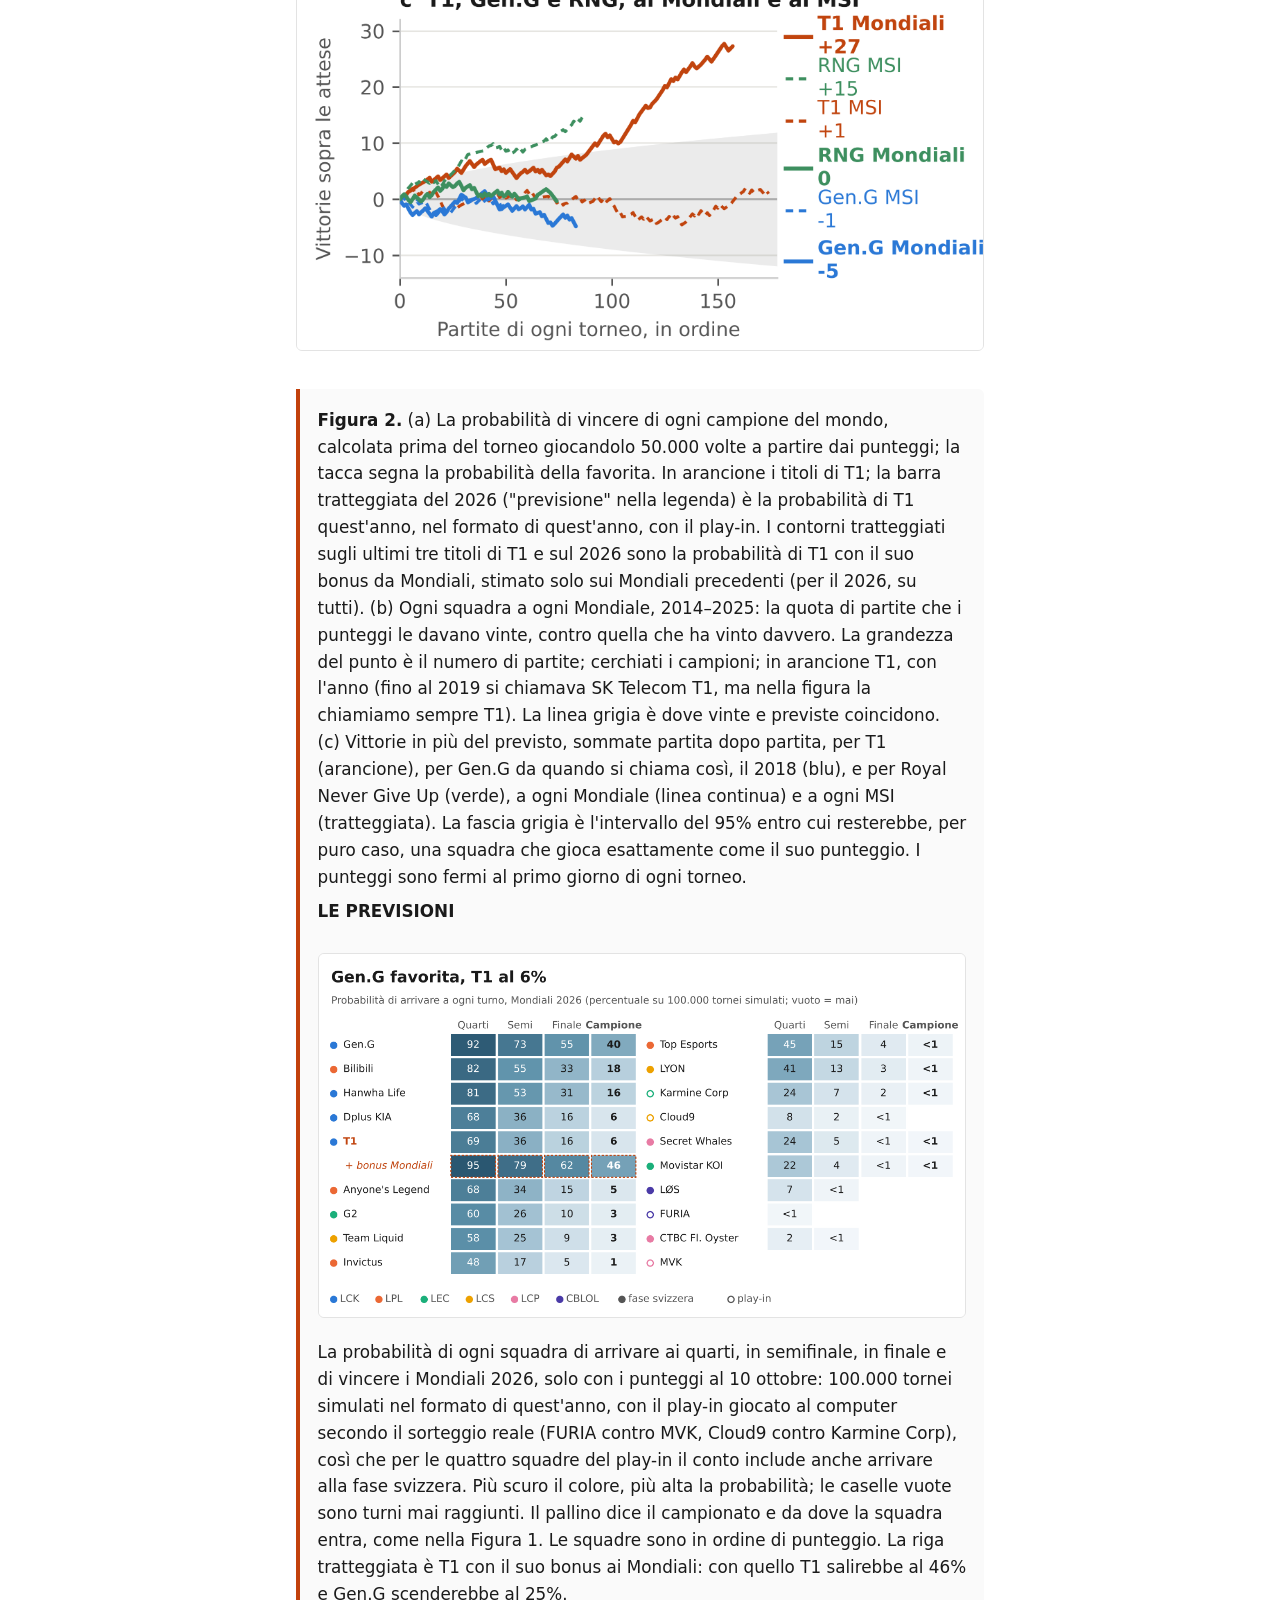
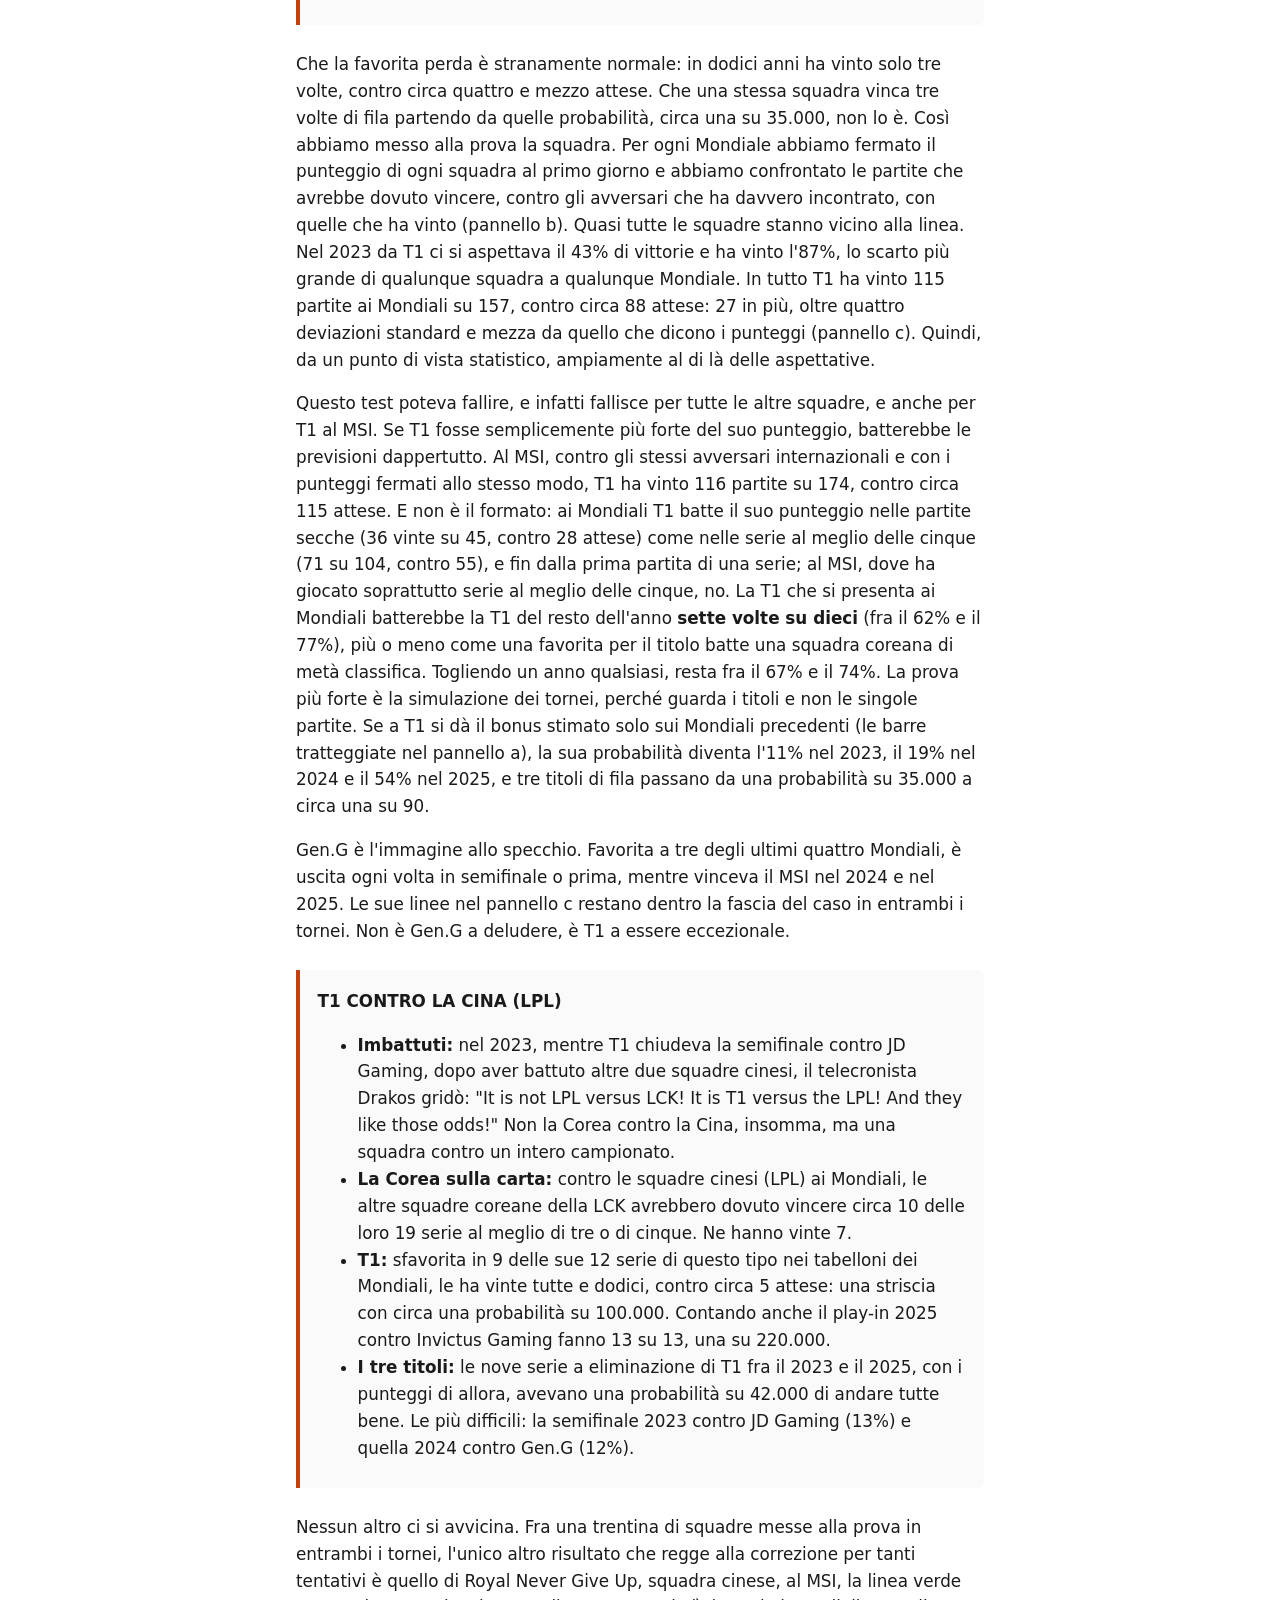
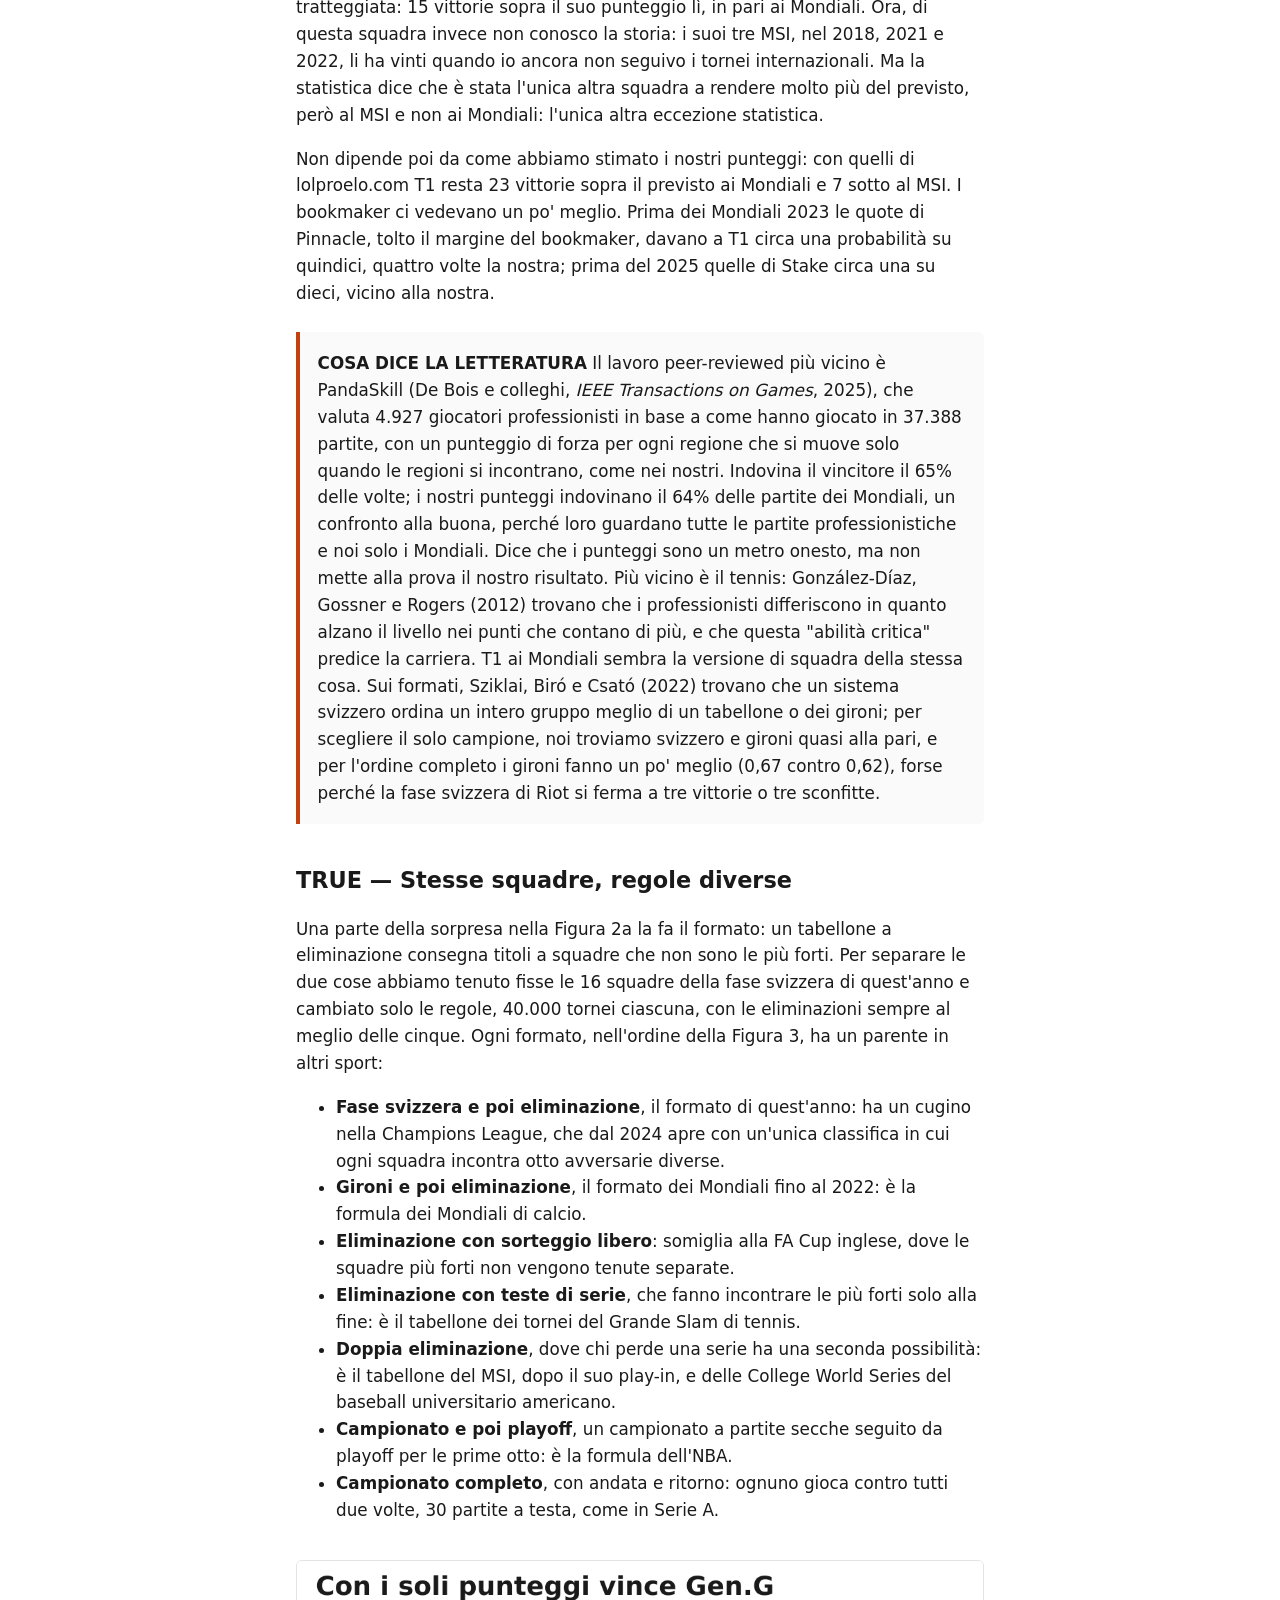
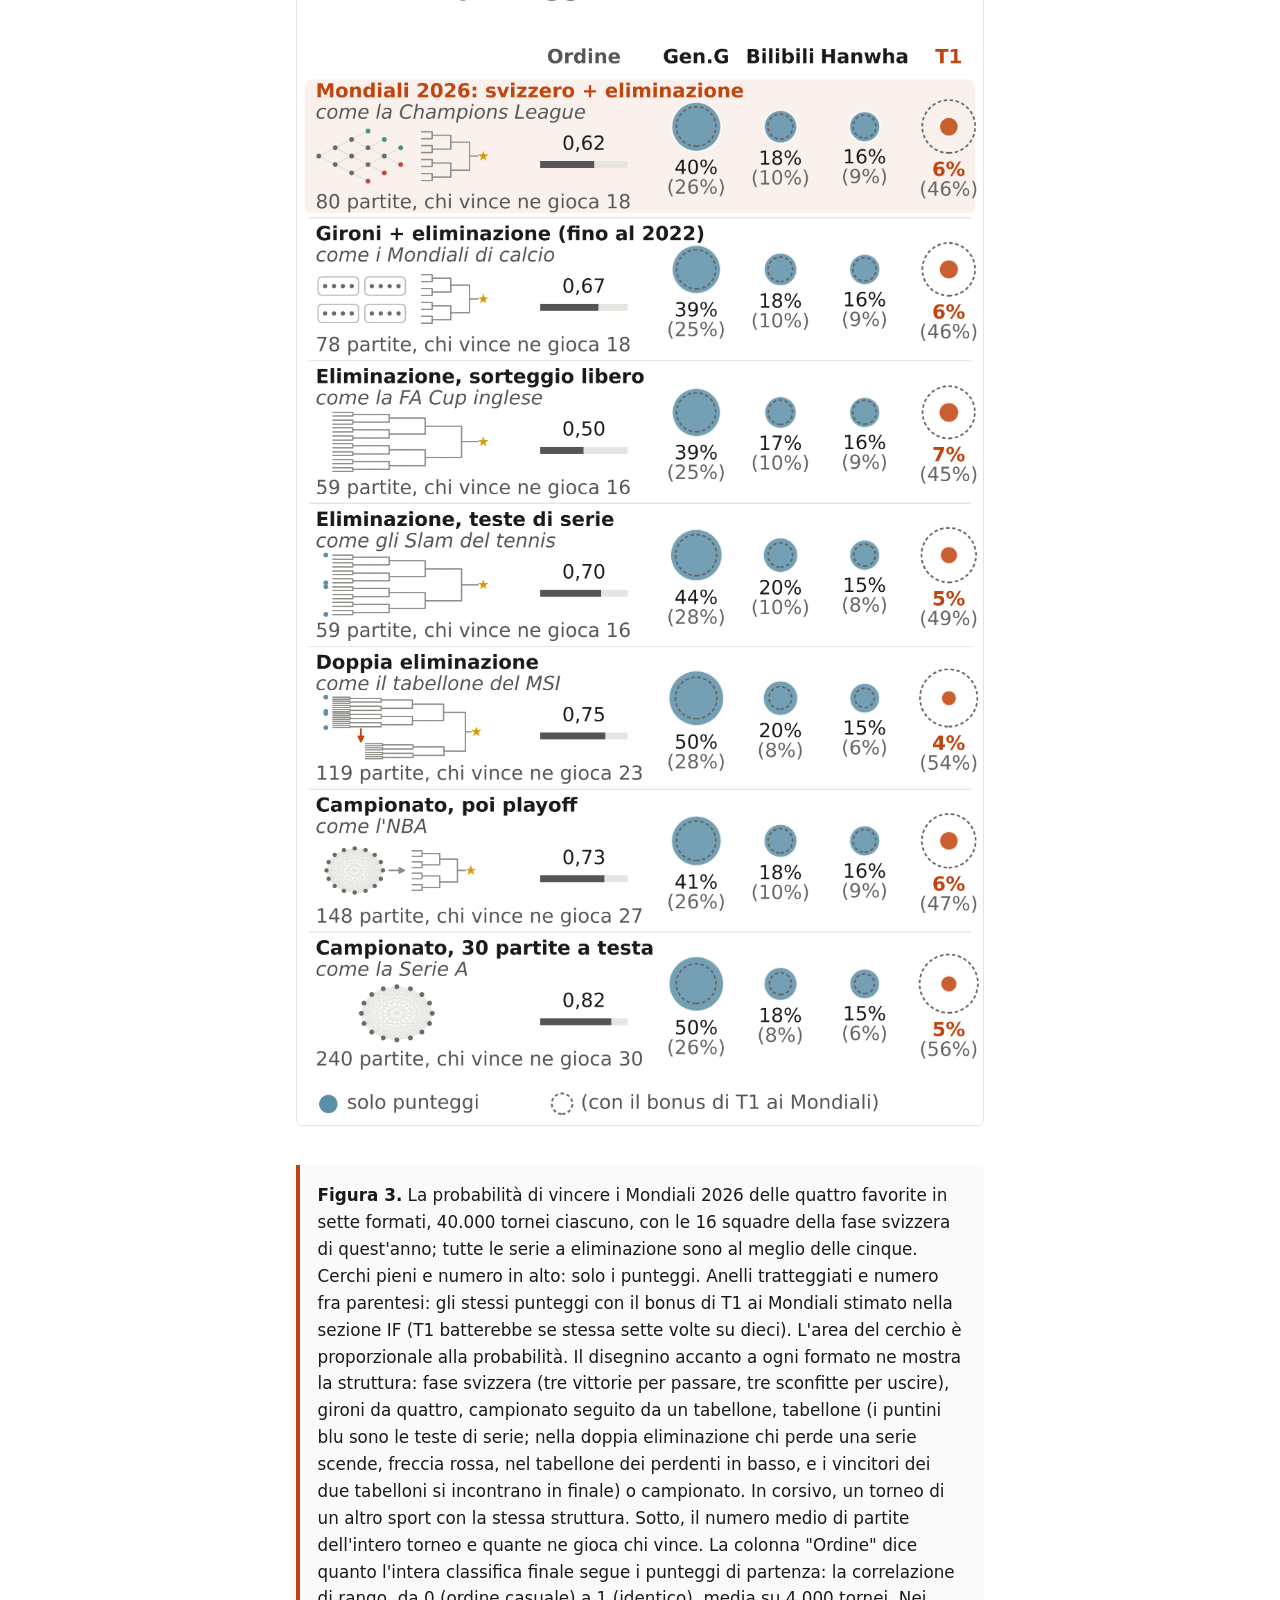
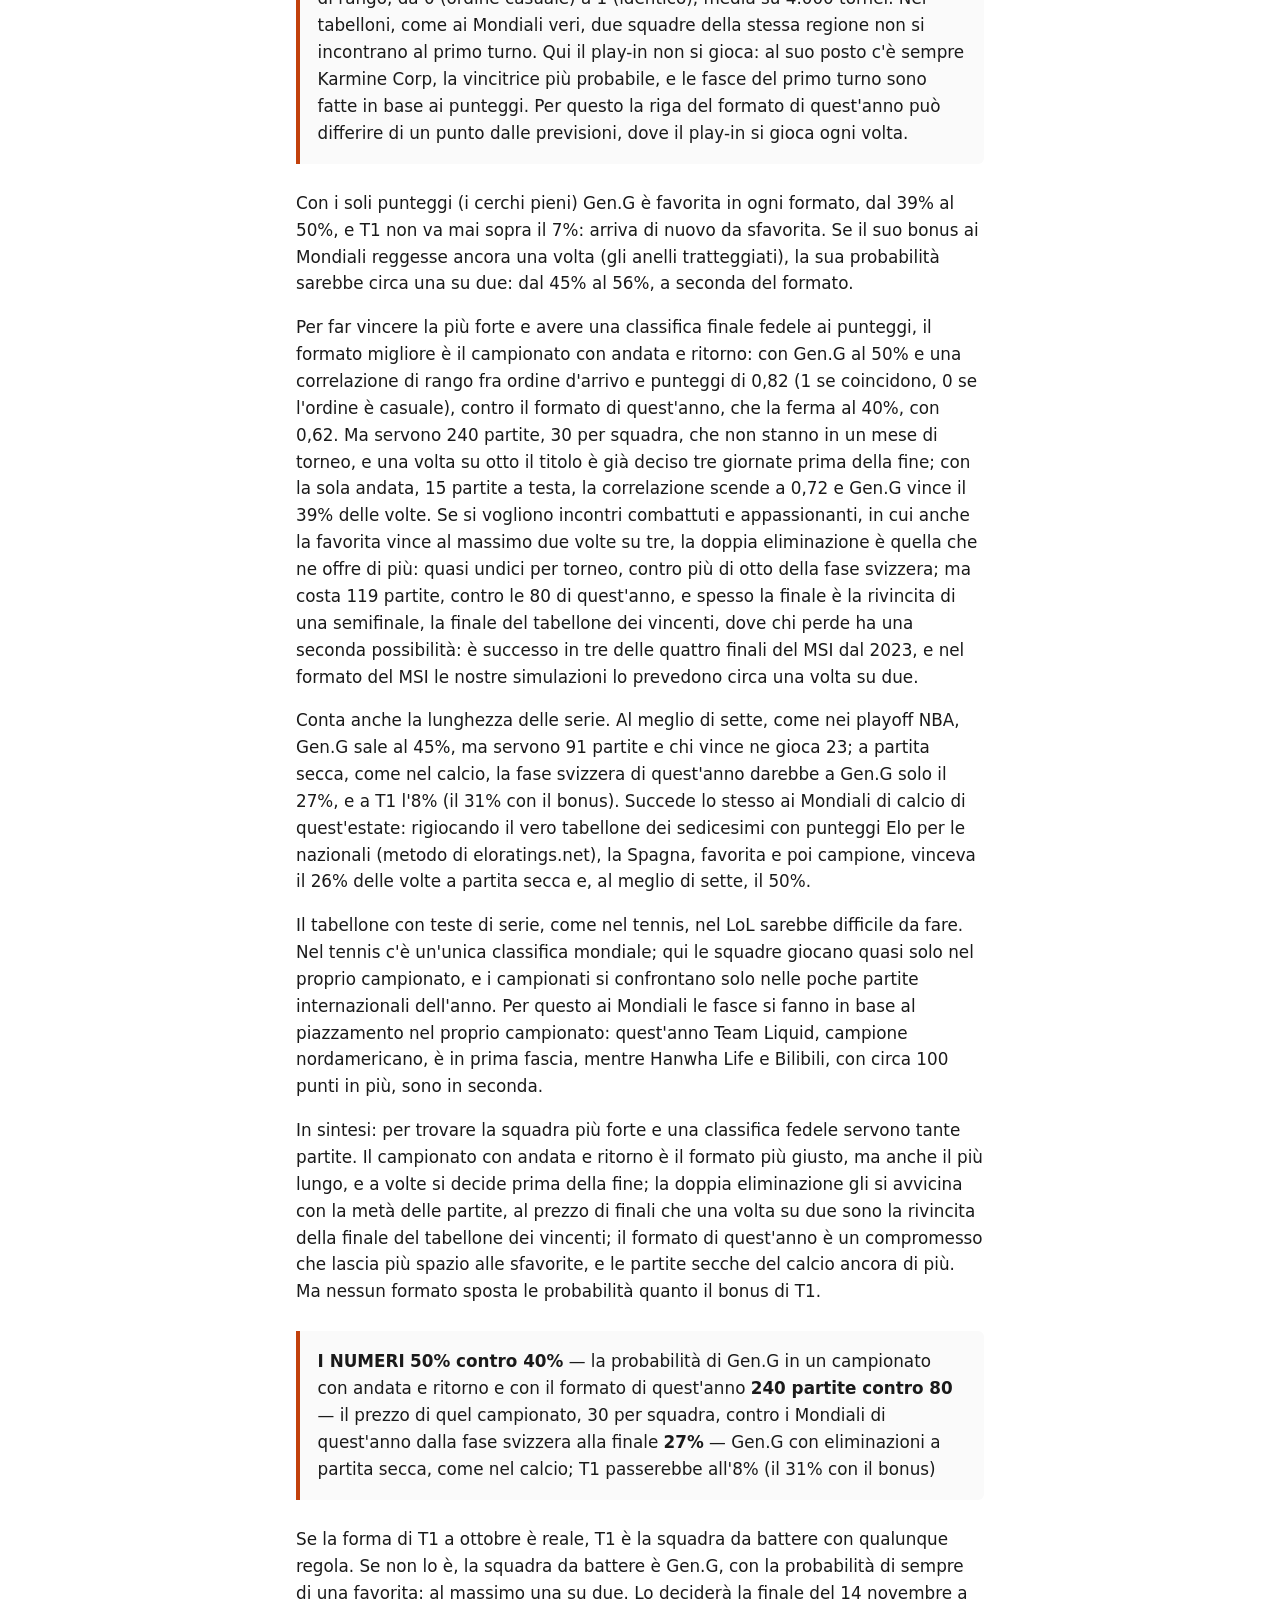
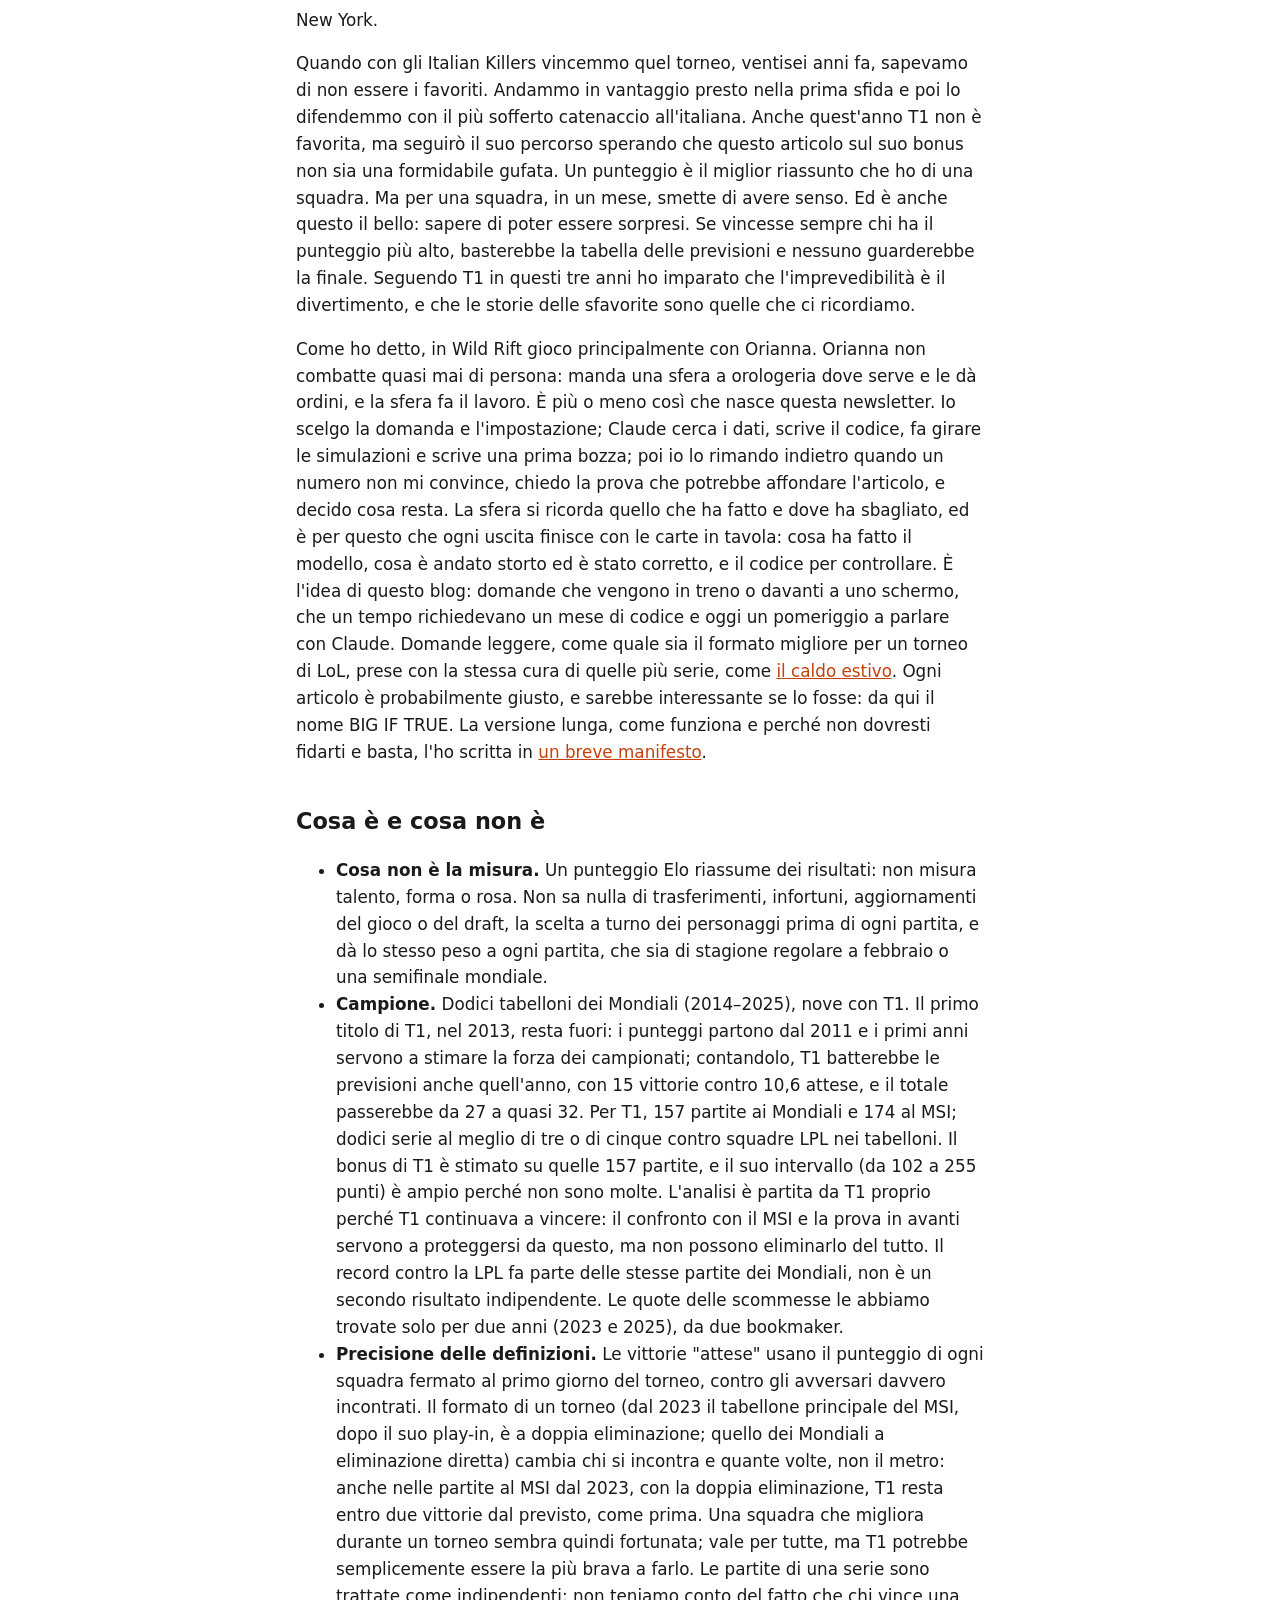
<file: docs/articolo.html>
<!doctype html><html lang="it"><head><meta charset="utf-8"><meta name="viewport" content="width=device-width,initial-scale=1">
<title>T1: la squadra coreana di esport che a ottobre si trasforma | BIG IF TRUE</title><meta name="description" content="T1 ha vinto i Mondiali di League of Legends negli ultimi tre anni partendo sempre da sfavorita. Abbiamo rigiocato il torneo con le regole dei Mondiali di calcio, dell&#x27;NBA e della Serie A per capire qu">
<link rel="canonical" href="https://bigiftruebits.substack.com/p/worlds-t1">
<meta name="author" content="Riccardo Gallotti"><meta property="article:published_time" content="2026-10-13">
<meta property="og:type" content="article"><meta property="og:title" content="T1: la squadra coreana di esport che a ottobre si trasforma"><meta property="og:image" content="fig-002-preview-it.png">
<link rel="stylesheet" href="style.css"><style>
main.read{max-width:720px}
main.read p,main.read li{font-size:1.05rem}
main.read blockquote{margin:1.6rem 0;padding:.6rem 1.1rem;border-left:4px solid var(--acc);background:var(--card);border-radius:0 6px 6px 0}
main.read blockquote p{margin:.5rem 0}
main.read img{width:100%;height:auto;border:1px solid var(--line);border-radius:6px;margin:1.2rem 0 .3rem}
main.read hr{border:0;border-top:1px solid var(--line);margin:2rem 0}
.btns{display:flex;flex-wrap:wrap;gap:10px;margin:1rem 0 1.5rem}
.btns a{border:1px solid var(--acc);border-radius:6px;padding:6px 12px;text-decoration:none;font-size:.95rem}
.btns a.main{background:var(--acc);color:#fff}
.byline{color:var(--mut);font-size:.95rem;margin:-.4rem 0 .6rem}
</style></head><body>
<header><div class="wrap"><a class="brand" href="../">BIG IF TRUE</a><a href="../">All issues</a><a href="./">Figure, dati e codice</a></div></header>
<main class="wrap read">
<h1>T1: la squadra coreana di esport che a ottobre si trasforma</h1>
<p class="byline">Riccardo Gallotti · 13 ottobre 2026</p>
<div class="btns"><a class="main" href="https://bigiftruebits.substack.com/p/worlds-t1">Leggi e iscriviti su Substack</a><a href="article.html">Read in English</a><a href="./">Figure, dati e codice</a></div>
<!-- Edizione italiana, VERSIONE FINALE (12 ott 2026, approvata da Riccardo; 13 ott: richieste del packaging, DOI, utilizzo finale). Passaggi personali (aneddoto iniziale, coda) scritti da Riccardo. Numeri: claude/bit-tbd-worlds-t1-key-numbers.md; check_numbers.py nel repository (46/46, 13 ott). Figure: versioni italiane (-it.png). -->

<p>BIG IF TRUE</p>
<p><em>T1 ha vinto i Mondiali di League of Legends negli ultimi tre anni partendo sempre da sfavorita. Abbiamo rigiocato il torneo con le regole dei Mondiali di calcio, dell'NBA e della Serie A per capire quanto spesso vince davvero il più forte nei diversi formati.</em></p>
<blockquote>
<p><strong>BIT VERDETTO #002</strong></p>
<ul>
<li><strong>L'affermazione:</strong> Le valutazioni aggiornate con le partite ufficiali di quest'anno mettono la squadra coreana Gen.G in cima al mondo alla vigilia dei Mondiali 2026 di League of Legends, sopra T1, campione in carica da tre anni: abbastanza per battere T1 due partite su tre.</li>
<li><strong>Il limite:</strong> Le stesse valutazioni sottovalutano le prestazioni di T1 nel corso dei suoi ultimi nove Mondiali: 27 vittorie in più del previsto su 157 partite. Al MSI, l'altro torneo internazionale dell'anno, T1 gioca invece esattamente come previsto, così come tutte le altre squadre, con una sola altra eccezione nella storia.</li>
<li><strong>La realtà:</strong> Con le sole valutazioni Gen.G vince i Mondiali il 40% delle volte e T1 il 6%. Se il bonus di ottobre di T1 si ripete, la favorita diventa T1 in tutti e sette i formati che abbiamo provato, con serie al meglio delle cinque: <strong>dal 45% al 56%</strong>. Cambiare formato sposta meno: Gen.G andrebbe dal 27% con partite secche al 50% con un campionato completo.</li>
</ul>
</blockquote>
<p><em>League of Legends è un videogioco in cui si sfidano due squadre da cinque giocatori, ed è tra gli esport più seguiti al mondo; è anche il gioco da cui è nata Arcane, la bellissima serie animata che si trova su Netflix e che consiglio anche a chi non gioca; il suo Campionato del mondo, ogni autunno, è la sua Coppa del mondo. Abbiamo dato un punteggio a ogni squadra professionistica come si fa con i giocatori di scacchi, e abbiamo giocato al computer, decine di migliaia di volte, ogni Mondiale dal 2014 al 2026, per vedere quanto spesso il punteggio indovina il vincitore. Solo i campionati principali e i tornei internazionali, dal 2011 al 10 ottobre 2026.</em></p>
<h2>BIG — La strada per i Mondiali 2026</h2>
<p>Sarei un avido videogiocatore, ma povero di tempo da dedicare a questo hobby. Giocavo in forma competitiva a videogiochi online prima che si chiamassero esport. Nel 2000 (con tre zeri) giocavo a un gioco di squadra chiamato Team Fortress Classic con un clan, gli Italian Killers, e vincemmo persino un torneo italiano. Vent'anni dopo, invece, nel 2020, un tirocinante stava raccogliendo dati di un altro gioco di squadra, League of Legends, e per seguire il suo lavoro mi misi a studiare il gioco. Non ci ho mai giocato, ma mi sono trovato a provare Wild Rift, la versione più semplice che si gioca col telefono. Per chi può interessare, gioco con Orianna, un automa meccanico molto usato anche dai professionisti. I professionisti ho iniziato a seguirli nel 2023. Quell'anno fu quello del ritorno alla vittoria di Faker. Faker è il giocatore coreano di grande esperienza che per questo gioco è più o meno quello che Paolo Maldini è stato per il calcio: un giocatore di grande qualità, leader indiscusso, con una lunghissima carriera legata a un'unica squadra. Ma Faker non vinceva un Mondiale dal 2016. A luglio si infortunò a un braccio e restò fuori quattro settimane; senza di lui T1 era allo sbaraglio, e sembrava che ai Mondiali non ci sarebbe nemmeno arrivata. Tornò ad agosto, T1 si qualificò e a novembre Faker alzò la coppa per la quarta volta. Poi T1 vinse anche i due Mondiali successivi, arrivando però ogni volta, chissà come, da sfavorita. Nel 2026 TIME ha messo Faker fra <a href="https://time.com/collection/time100-sports/2026/">le 100 persone più influenti dello sport</a>: non solo dei videogiochi, di tutti gli sport. Adesso stanno per cominciare di nuovo i Mondiali, e T1 arriva, ancora una volta, da sfavorita. Ma possiamo credere a queste valutazioni? Per capirci qualcosa, ho deciso di provare a calcolare le probabilità di vittoria.</p>
<blockquote>
<p><strong>LEAGUE OF LEGENDS IN UN MINUTO</strong></p>
<ul>
<li><strong>Il gioco.</strong> Due squadre da cinque, ognuno con il suo personaggio, cercano di distruggere la base avversaria. Una partita dura circa mezz'ora; un incontro fra due squadre, una <em>serie</em>, si gioca al meglio di una, tre o cinque partite.</li>
<li><strong>I campionati.</strong> Ogni regione ha il suo campionato professionistico: la LCK in Corea, la LPL in Cina, la LEC in Europa, la LCS in Nord America, la LCP in Asia-Pacifico e il CBLOL in Brasile. Dal 2013 ogni titolo mondiale è andato alla Corea o alla Cina.</li>
<li><strong>I due tornei internazionali.</strong> Il Mid-Season Invitational (MSI), all'inizio dell'estate, è un torneo più piccolo fra le prime squadre dei campionati; il Campionato del mondo (i Mondiali, <em>Worlds</em>), in autunno, è quello vero, con fino a quattro squadre dai campionati più forti.</li>
<li><strong>I Mondiali 2026.</strong> Un breve <em>torneo di ingresso</em> (il <em>play-in</em>) manda un'altra squadra in una <em>fase svizzera</em> da 16, dove ognuno gioca contro chi ha il suo stesso bilancio finché arriva a tre vittorie (passa) o tre sconfitte (è fuori). Le otto che passano giocano un tabellone a eliminazione con serie al meglio delle cinque, fino alla finale del 14 novembre a New York.</li>
<li><strong>Le squadre di questa storia.</strong> T1 è la squadra più famosa della Corea, quella di Faker, e ha vinto 6 dei 10 Mondiali a cui ha partecipato, compresi gli ultimi tre. Gen.G, coreana anche lei, è stata la squadra migliore sulla carta per buona parte degli ultimi quattro anni.</li>
</ul>
</blockquote>
<p>Per farlo, il metodo che ho scelto è l'Elo, il sistema degli scacchi: chi vince guadagna punti, tanti di più quanto più forte è l'avversario, e la distanza fra due punteggi dice con che probabilità uno batte l'altro. Ho considerato circa 51.000 partite dei campionati principali di ogni regione e di tutti i tornei internazionali dal 2011. Siccome le squadre giocano quasi sempre nel proprio campionato, anche ogni campionato ha un suo punteggio di forza, che si muove solo quando si incontrano squadre di campionati diversi. Ogni inverno i giocatori cambiano squadra, quindi faccio ripartire il punteggio di ogni squadra a inizio anno dalla media del suo campionato, mentre la forza del campionato resta: questo permette di prevedere meglio i risultati dei Mondiali passati che portandosi dietro i punteggi delle singole squadre da una stagione all'altra.</p>
<p><img alt="Figura 1" src="figures/fig-002-big-worlds-elo-2026-it.png" /></p>
<blockquote>
<p><strong>Figura 1.</strong> Le 19 squadre qualificate ai Mondiali 2026, in ordine di punteggio Elo al 10 ottobre 2026 (il punto). La barra chiara va dal punteggio più basso al più alto di ciascuna squadra nel corso della stagione 2026; il colore rappresenta il campionato. Il punto dice in quale fase la squadra entra ai Mondiali: pieno per la fase svizzera a 16, vuoto per il play-in a quattro.</p>
</blockquote>
<p>Quest'anno cinque squadre sono state, a un certo punto, la numero uno al mondo: Gen.G, Bilibili Gaming, G2, T1 e Hanwha Life. Gen.G si è ripresa il primo posto vincendo a settembre il campionato coreano, la LCK, e arriva ai Mondiali a 1822 punti, circa 60-70 sopra Bilibili e Hanwha Life. T1 è quinta, appaiata a Dplus KIA (1697) a 1696, meno di un punto dietro: con questi punteggi batterebbe Gen.G circa una partita su tre. Le classifiche di Riot Games, che fa il gioco e organizza i Mondiali, e quelle di lolproelo.com, un sito Elo indipendente, sono d'accordo: T1 è quarta o quinta in entrambe.</p>
<blockquote>
<p><strong>I NUMERI</strong>
<strong>5</strong> — le squadre che nel 2026 sono state, almeno per un po', la numero uno al mondo: Gen.G, Bilibili Gaming, G2, T1 e Hanwha Life
<strong>1822</strong> — il punteggio Elo di Gen.G alla vigilia dei Mondiali, il più alto al mondo, circa 60-70 punti sopra Bilibili e Hanwha Life
<strong>126 punti</strong> — il distacco Elo fra Gen.G e T1, campione degli ultimi tre Mondiali: con questa differenza T1 vincerebbe circa una partita su tre</p>
</blockquote>
<p>Nel 2023 le valutazioni erano altrettanto sicure, su un'altra squadra favorita. La domanda è se fidarsi di loro, o dell'unica squadra che continua a smentirle.</p>
<h2>IF — Le valutazioni sanno prevedere i Mondiali?</h2>
<p>Un punteggio dice la probabilità di vincere una partita. Trasformarla nella probabilità di vincere un Mondiale dipende dalla struttura stessa del torneo. Quando giocavo a Team Fortress Classic, avevamo per esempio due formati: una “ladder”, un'unica classifica dove ci si sfidava all'occasione tra team di forza simile, simile a quanto avviene online con gli scacchi, e dei tornei a eliminazione diretta. È difficile apparire più forti di quello che si è nei ripetuti scontri di una ladder, ma è possibile fare un exploit in un singolo torneo, com'era capitato a noi. Per simulare questi tornei abbiamo giocato al computer il torneo di ogni anno 50.000 volte, nel suo formato vero: il sorteggio iniziale reale, partite secche, serie al meglio di tre o di cinque dove le usava Riot, e le regole su chi incontra chi. Le probabilità che seguono sono percentuali di tornei: il 6% vuol dire che su 100 Mondiali simulati con queste squadre una squadra ne vincerebbe 6. Fino al 2021 il campione era sempre partito fra le prime tre, con una probabilità fra il 14% e il 43% (Figura 2a). Poi nel 2022 vinse, battendo proprio T1, l'outsider coreana DRX, partita dal 2%, e T1 dal 2% nel 2023, dal 2% nel 2024 e dal 9% nel 2025. Per il 2026 diamo a Gen.G il 40%, a Bilibili il 18%, a Hanwha Life il 16% e a T1 il 6% (Le previsioni, qui sotto). È meno di quanto farebbe pensare un quarto-quinto posto. T1 batterebbe Gen.G nel 35% delle partite e nel 24% delle serie al meglio delle cinque, ma un titolo vuol dire battere tre o quattro delle squadre migliori una dopo l'altra, e il tabellone trasforma un piccolo svantaggio in una probabilità molto bassa.</p>
<p><img alt="Figura 2" src="figures/fig-002-if-worlds-t1-it.png" /></p>
<blockquote>
<p><strong>Figura 2.</strong> (a) La probabilità di vincere di ogni campione del mondo, calcolata prima del torneo giocandolo 50.000 volte a partire dai punteggi; la tacca segna la probabilità della favorita. In arancione i titoli di T1; la barra tratteggiata del 2026 ("previsione" nella legenda) è la probabilità di T1 quest'anno, nel formato di quest'anno, con il play-in. I contorni tratteggiati sugli ultimi tre titoli di T1 e sul 2026 sono la probabilità di T1 con il suo bonus da Mondiali, stimato solo sui Mondiali precedenti (per il 2026, su tutti). (b) Ogni squadra a ogni Mondiale, 2014–2025: la quota di partite che i punteggi le davano vinte, contro quella che ha vinto davvero. La grandezza del punto è il numero di partite; cerchiati i campioni; in arancione T1, con l'anno (fino al 2019 si chiamava SK Telecom T1, ma nella figura la chiamiamo sempre T1). La linea grigia è dove vinte e previste coincidono. (c) Vittorie in più del previsto, sommate partita dopo partita, per T1 (arancione), per Gen.G da quando si chiama così, il 2018 (blu), e per Royal Never Give Up (verde), a ogni Mondiale (linea continua) e a ogni MSI (tratteggiata). La fascia grigia è l'intervallo del 95% entro cui resterebbe, per puro caso, una squadra che gioca esattamente come il suo punteggio. I punteggi sono fermi al primo giorno di ogni torneo.</p>
<p><strong>LE PREVISIONI</strong></p>
<p><img alt="Le previsioni" src="figures/fig-002-odds-2026-it.png" /></p>
<p>La probabilità di ogni squadra di arrivare ai quarti, in semifinale, in finale e di vincere i Mondiali 2026, solo con i punteggi al 10 ottobre: 100.000 tornei simulati nel formato di quest'anno, con il play-in giocato al computer secondo il sorteggio reale (FURIA contro MVK, Cloud9 contro Karmine Corp), così che per le quattro squadre del play-in il conto include anche arrivare alla fase svizzera. Più scuro il colore, più alta la probabilità; le caselle vuote sono turni mai raggiunti. Il pallino dice il campionato e da dove la squadra entra, come nella Figura 1. Le squadre sono in ordine di punteggio. La riga tratteggiata è T1 con il suo bonus ai Mondiali: con quello T1 salirebbe al 46% e Gen.G scenderebbe al 25%.</p>
</blockquote>
<p>Che la favorita perda è stranamente normale: in dodici anni ha vinto solo tre volte, contro circa quattro e mezzo attese. Che una stessa squadra vinca tre volte di fila partendo da quelle probabilità, circa una su 35.000, non lo è. Così abbiamo messo alla prova la squadra. Per ogni Mondiale abbiamo fermato il punteggio di ogni squadra al primo giorno e abbiamo confrontato le partite che avrebbe dovuto vincere, contro gli avversari che ha davvero incontrato, con quelle che ha vinto (pannello b). Quasi tutte le squadre stanno vicino alla linea. Nel 2023 da T1 ci si aspettava il 43% di vittorie e ha vinto l'87%, lo scarto più grande di qualunque squadra a qualunque Mondiale. In tutto T1 ha vinto 115 partite ai Mondiali su 157, contro circa 88 attese: 27 in più, oltre quattro deviazioni standard e mezza da quello che dicono i punteggi (pannello c). Quindi, da un punto di vista statistico, ampiamente al di là delle aspettative.</p>
<p>Questo test poteva fallire, e infatti fallisce per tutte le altre squadre, e anche per T1 al MSI. Se T1 fosse semplicemente più forte del suo punteggio, batterebbe le previsioni dappertutto. Al MSI, contro gli stessi avversari internazionali e con i punteggi fermati allo stesso modo, T1 ha vinto 116 partite su 174, contro circa 115 attese. E non è il formato: ai Mondiali T1 batte il suo punteggio nelle partite secche (36 vinte su 45, contro 28 attese) come nelle serie al meglio delle cinque (71 su 104, contro 55), e fin dalla prima partita di una serie; al MSI, dove ha giocato soprattutto serie al meglio delle cinque, no. La T1 che si presenta ai Mondiali batterebbe la T1 del resto dell'anno <strong>sette volte su dieci</strong> (fra il 62% e il 77%), più o meno come una favorita per il titolo batte una squadra coreana di metà classifica. Togliendo un anno qualsiasi, resta fra il 67% e il 74%. La prova più forte è la simulazione dei tornei, perché guarda i titoli e non le singole partite. Se a T1 si dà il bonus stimato solo sui Mondiali precedenti (le barre tratteggiate nel pannello a), la sua probabilità diventa l'11% nel 2023, il 19% nel 2024 e il 54% nel 2025, e tre titoli di fila passano da una probabilità su 35.000 a circa una su 90.</p>
<p>Gen.G è l'immagine allo specchio. Favorita a tre degli ultimi quattro Mondiali, è uscita ogni volta in semifinale o prima, mentre vinceva il MSI nel 2024 e nel 2025. Le sue linee nel pannello c restano dentro la fascia del caso in entrambi i tornei. Non è Gen.G a deludere, è T1 a essere eccezionale.</p>
<blockquote>
<p><strong>T1 CONTRO LA CINA (LPL)</strong></p>
<ul>
<li><strong>Imbattuti:</strong> nel 2023, mentre T1 chiudeva la semifinale contro JD Gaming, dopo aver battuto altre due squadre cinesi, il telecronista Drakos gridò: "It is not LPL versus LCK! It is T1 versus the LPL! And they like those odds!" Non la Corea contro la Cina, insomma, ma una squadra contro un intero campionato.</li>
<li><strong>La Corea sulla carta:</strong> contro le squadre cinesi (LPL) ai Mondiali, le altre squadre coreane della LCK avrebbero dovuto vincere circa 10 delle loro 19 serie al meglio di tre o di cinque. Ne hanno vinte 7.</li>
<li><strong>T1:</strong> sfavorita in 9 delle sue 12 serie di questo tipo nei tabelloni dei Mondiali, le ha vinte tutte e dodici, contro circa 5 attese: una striscia con circa una probabilità su 100.000. Contando anche il play-in 2025 contro Invictus Gaming fanno 13 su 13, una su 220.000.</li>
<li><strong>I tre titoli:</strong> le nove serie a eliminazione di T1 fra il 2023 e il 2025, con i punteggi di allora, avevano una probabilità su 42.000 di andare tutte bene. Le più difficili: la semifinale 2023 contro JD Gaming (13%) e quella 2024 contro Gen.G (12%).</li>
</ul>
</blockquote>
<p>Nessun altro ci si avvicina. Fra una trentina di squadre messe alla prova in entrambi i tornei, l'unico altro risultato che regge alla correzione per tanti tentativi è quello di Royal Never Give Up, squadra cinese, al MSI, la linea verde tratteggiata: 15 vittorie sopra il suo punteggio lì, in pari ai Mondiali. Ora, di questa squadra invece non conosco la storia: i suoi tre MSI, nel 2018, 2021 e 2022, li ha vinti quando io ancora non seguivo i tornei internazionali. Ma la statistica dice che è stata l'unica altra squadra a rendere molto più del previsto, però al MSI e non ai Mondiali: l'unica altra eccezione statistica.</p>
<p>Non dipende poi da come abbiamo stimato i nostri punteggi: con quelli di lolproelo.com T1 resta 23 vittorie sopra il previsto ai Mondiali e 7 sotto al MSI. I bookmaker ci vedevano un po' meglio. Prima dei Mondiali 2023 le quote di Pinnacle, tolto il margine del bookmaker, davano a T1 circa una probabilità su quindici, quattro volte la nostra; prima del 2025 quelle di Stake circa una su dieci, vicino alla nostra.</p>
<blockquote>
<p><strong>COSA DICE LA LETTERATURA</strong>
Il lavoro peer-reviewed più vicino è PandaSkill (De Bois e colleghi, <em>IEEE Transactions on Games</em>, 2025), che valuta 4.927 giocatori professionisti in base a come hanno giocato in 37.388 partite, con un punteggio di forza per ogni regione che si muove solo quando le regioni si incontrano, come nei nostri. Indovina il vincitore il 65% delle volte; i nostri punteggi indovinano il 64% delle partite dei Mondiali, un confronto alla buona, perché loro guardano tutte le partite professionistiche e noi solo i Mondiali. Dice che i punteggi sono un metro onesto, ma non mette alla prova il nostro risultato. Più vicino è il tennis: González-Díaz, Gossner e Rogers (2012) trovano che i professionisti differiscono in quanto alzano il livello nei punti che contano di più, e che questa "abilità critica" predice la carriera. T1 ai Mondiali sembra la versione di squadra della stessa cosa. Sui formati, Sziklai, Biró e Csató (2022) trovano che un sistema svizzero ordina un intero gruppo meglio di un tabellone o dei gironi; per scegliere il solo campione, noi troviamo svizzero e gironi quasi alla pari, e per l'ordine completo i gironi fanno un po' meglio (0,67 contro 0,62), forse perché la fase svizzera di Riot si ferma a tre vittorie o tre sconfitte.</p>
</blockquote>
<h2>TRUE — Stesse squadre, regole diverse</h2>
<p>Una parte della sorpresa nella Figura 2a la fa il formato: un tabellone a eliminazione consegna titoli a squadre che non sono le più forti. Per separare le due cose abbiamo tenuto fisse le 16 squadre della fase svizzera di quest'anno e cambiato solo le regole, 40.000 tornei ciascuna, con le eliminazioni sempre al meglio delle cinque. Ogni formato, nell'ordine della Figura 3, ha un parente in altri sport:</p>
<ul>
<li><strong>Fase svizzera e poi eliminazione</strong>, il formato di quest'anno: ha un cugino nella Champions League, che dal 2024 apre con un'unica classifica in cui ogni squadra incontra otto avversarie diverse.</li>
<li><strong>Gironi e poi eliminazione</strong>, il formato dei Mondiali fino al 2022: è la formula dei Mondiali di calcio.</li>
<li><strong>Eliminazione con sorteggio libero</strong>: somiglia alla FA Cup inglese, dove le squadre più forti non vengono tenute separate.</li>
<li><strong>Eliminazione con teste di serie</strong>, che fanno incontrare le più forti solo alla fine: è il tabellone dei tornei del Grande Slam di tennis.</li>
<li><strong>Doppia eliminazione</strong>, dove chi perde una serie ha una seconda possibilità: è il tabellone del MSI, dopo il suo play-in, e delle College World Series del baseball universitario americano.</li>
<li><strong>Campionato e poi playoff</strong>, un campionato a partite secche seguito da playoff per le prime otto: è la formula dell'NBA.</li>
<li><strong>Campionato completo</strong>, con andata e ritorno: ognuno gioca contro tutti due volte, 30 partite a testa, come in Serie A.</li>
</ul>
<p><img alt="Figura 3" src="figures/fig-002-true-formats-it.png" /></p>
<blockquote>
<p><strong>Figura 3.</strong> La probabilità di vincere i Mondiali 2026 delle quattro favorite in sette formati, 40.000 tornei ciascuno, con le 16 squadre della fase svizzera di quest'anno; tutte le serie a eliminazione sono al meglio delle cinque. Cerchi pieni e numero in alto: solo i punteggi. Anelli tratteggiati e numero fra parentesi: gli stessi punteggi con il bonus di T1 ai Mondiali stimato nella sezione IF (T1 batterebbe se stessa sette volte su dieci). L'area del cerchio è proporzionale alla probabilità. Il disegnino accanto a ogni formato ne mostra la struttura: fase svizzera (tre vittorie per passare, tre sconfitte per uscire), gironi da quattro, campionato seguito da un tabellone, tabellone (i puntini blu sono le teste di serie; nella doppia eliminazione chi perde una serie scende, freccia rossa, nel tabellone dei perdenti in basso, e i vincitori dei due tabelloni si incontrano in finale) o campionato. In corsivo, un torneo di un altro sport con la stessa struttura. Sotto, il numero medio di partite dell'intero torneo e quante ne gioca chi vince. La colonna "Ordine" dice quanto l'intera classifica finale segue i punteggi di partenza: la correlazione di rango, da 0 (ordine casuale) a 1 (identico), media su 4.000 tornei. Nei tabelloni, come ai Mondiali veri, due squadre della stessa regione non si incontrano al primo turno. Qui il play-in non si gioca: al suo posto c'è sempre Karmine Corp, la vincitrice più probabile, e le fasce del primo turno sono fatte in base ai punteggi. Per questo la riga del formato di quest'anno può differire di un punto dalle previsioni, dove il play-in si gioca ogni volta.</p>
</blockquote>
<p>Con i soli punteggi (i cerchi pieni) Gen.G è favorita in ogni formato, dal 39% al 50%, e T1 non va mai sopra il 7%: arriva di nuovo da sfavorita. Se il suo bonus ai Mondiali reggesse ancora una volta (gli anelli tratteggiati), la sua probabilità sarebbe circa una su due: dal 45% al 56%, a seconda del formato.</p>
<p>Per far vincere la più forte e avere una classifica finale fedele ai punteggi, il formato migliore è il campionato con andata e ritorno: con Gen.G al 50% e una correlazione di rango fra ordine d'arrivo e punteggi di 0,82 (1 se coincidono, 0 se l'ordine è casuale), contro il formato di quest'anno, che la ferma al 40%, con 0,62. Ma servono 240 partite, 30 per squadra, che non stanno in un mese di torneo, e una volta su otto il titolo è già deciso tre giornate prima della fine; con la sola andata, 15 partite a testa, la correlazione scende a 0,72 e Gen.G vince il 39% delle volte. Se si vogliono incontri combattuti e appassionanti, in cui anche la favorita vince al massimo due volte su tre, la doppia eliminazione è quella che ne offre di più: quasi undici per torneo, contro più di otto della fase svizzera; ma costa 119 partite, contro le 80 di quest'anno, e spesso la finale è la rivincita di una semifinale, la finale del tabellone dei vincenti, dove chi perde ha una seconda possibilità: è successo in tre delle quattro finali del MSI dal 2023, e nel formato del MSI le nostre simulazioni lo prevedono circa una volta su due.</p>
<p>Conta anche la lunghezza delle serie. Al meglio di sette, come nei playoff NBA, Gen.G sale al 45%, ma servono 91 partite e chi vince ne gioca 23; a partita secca, come nel calcio, la fase svizzera di quest'anno darebbe a Gen.G solo il 27%, e a T1 l'8% (il 31% con il bonus). Succede lo stesso ai Mondiali di calcio di quest'estate: rigiocando il vero tabellone dei sedicesimi con punteggi Elo per le nazionali (metodo di eloratings.net), la Spagna, favorita e poi campione, vinceva il 26% delle volte a partita secca e, al meglio di sette, il 50%.</p>
<p>Il tabellone con teste di serie, come nel tennis, nel LoL sarebbe difficile da fare. Nel tennis c'è un'unica classifica mondiale; qui le squadre giocano quasi solo nel proprio campionato, e i campionati si confrontano solo nelle poche partite internazionali dell'anno. Per questo ai Mondiali le fasce si fanno in base al piazzamento nel proprio campionato: quest'anno Team Liquid, campione nordamericano, è in prima fascia, mentre Hanwha Life e Bilibili, con circa 100 punti in più, sono in seconda.</p>
<p>In sintesi: per trovare la squadra più forte e una classifica fedele servono tante partite. Il campionato con andata e ritorno è il formato più giusto, ma anche il più lungo, e a volte si decide prima della fine; la doppia eliminazione gli si avvicina con la metà delle partite, al prezzo di finali che una volta su due sono la rivincita della finale del tabellone dei vincenti; il formato di quest'anno è un compromesso che lascia più spazio alle sfavorite, e le partite secche del calcio ancora di più. Ma nessun formato sposta le probabilità quanto il bonus di T1.</p>
<blockquote>
<p><strong>I NUMERI</strong>
<strong>50% contro 40%</strong> — la probabilità di Gen.G in un campionato con andata e ritorno e con il formato di quest'anno
<strong>240 partite contro 80</strong> — il prezzo di quel campionato, 30 per squadra, contro i Mondiali di quest'anno dalla fase svizzera alla finale
<strong>27%</strong> — Gen.G con eliminazioni a partita secca, come nel calcio; T1 passerebbe all'8% (il 31% con il bonus)</p>
</blockquote>
<p>Se la forma di T1 a ottobre è reale, T1 è la squadra da battere con qualunque regola. Se non lo è, la squadra da battere è Gen.G, con la probabilità di sempre di una favorita: al massimo una su due. Lo deciderà la finale del 14 novembre a New York.</p>
<p>Quando con gli Italian Killers vincemmo quel torneo, ventisei anni fa, sapevamo di non essere i favoriti. Andammo in vantaggio presto nella prima sfida e poi lo difendemmo con il più sofferto catenaccio all'italiana. Anche quest'anno T1 non è favorita, ma seguirò il suo percorso sperando che questo articolo sul suo bonus non sia una formidabile gufata. Un punteggio è il miglior riassunto che ho di una squadra. Ma per una squadra, in un mese, smette di avere senso. Ed è anche questo il bello: sapere di poter essere sorpresi. Se vincesse sempre chi ha il punteggio più alto, basterebbe la tabella delle previsioni e nessuno guarderebbe la finale. Seguendo T1 in questi tre anni ho imparato che l'imprevedibilità è il divertimento, e che le storie delle sfavorite sono quelle che ci ricordiamo.</p>
<p>Come ho detto, in Wild Rift gioco principalmente con Orianna. Orianna non combatte quasi mai di persona: manda una sfera a orologeria dove serve e le dà ordini, e la sfera fa il lavoro. È più o meno così che nasce questa newsletter. Io scelgo la domanda e l'impostazione; Claude cerca i dati, scrive il codice, fa girare le simulazioni e scrive una prima bozza; poi io lo rimando indietro quando un numero non mi convince, chiedo la prova che potrebbe affondare l'articolo, e decido cosa resta. La sfera si ricorda quello che ha fatto e dove ha sbagliato, ed è per questo che ogni uscita finisce con le carte in tavola: cosa ha fatto il modello, cosa è andato storto ed è stato corretto, e il codice per controllare. È l'idea di questo blog: domande che vengono in treno o davanti a uno schermo, che un tempo richiedevano un mese di codice e oggi un pomeriggio a parlare con Claude. Domande leggere, come quale sia il formato migliore per un torneo di LoL, prese con la stessa cura di quelle più serie, come <a href="https://bigiftruebits.substack.com/p/tropical-nights">il caldo estivo</a>. Ogni articolo è probabilmente giusto, e sarebbe interessante se lo fosse: da qui il nome BIG IF TRUE. La versione lunga, come funziona e perché non dovresti fidarti e basta, l'ho scritta in <a href="https://bigiftruebits.substack.com/p/manifesto">un breve manifesto</a>.</p>
<h2>Cosa è e cosa non è</h2>
<ul>
<li><strong>Cosa non è la misura.</strong> Un punteggio Elo riassume dei risultati: non misura talento, forma o rosa. Non sa nulla di trasferimenti, infortuni, aggiornamenti del gioco o del draft, la scelta a turno dei personaggi prima di ogni partita, e dà lo stesso peso a ogni partita, che sia di stagione regolare a febbraio o una semifinale mondiale.</li>
<li><strong>Campione.</strong> Dodici tabelloni dei Mondiali (2014–2025), nove con T1. Il primo titolo di T1, nel 2013, resta fuori: i punteggi partono dal 2011 e i primi anni servono a stimare la forza dei campionati; contandolo, T1 batterebbe le previsioni anche quell'anno, con 15 vittorie contro 10,6 attese, e il totale passerebbe da 27 a quasi 32. Per T1, 157 partite ai Mondiali e 174 al MSI; dodici serie al meglio di tre o di cinque contro squadre LPL nei tabelloni. Il bonus di T1 è stimato su quelle 157 partite, e il suo intervallo (da 102 a 255 punti) è ampio perché non sono molte. L'analisi è partita da T1 proprio perché T1 continuava a vincere: il confronto con il MSI e la prova in avanti servono a proteggersi da questo, ma non possono eliminarlo del tutto. Il record contro la LPL fa parte delle stesse partite dei Mondiali, non è un secondo risultato indipendente. Le quote delle scommesse le abbiamo trovate solo per due anni (2023 e 2025), da due bookmaker.</li>
<li><strong>Precisione delle definizioni.</strong> Le vittorie "attese" usano il punteggio di ogni squadra fermato al primo giorno del torneo, contro gli avversari davvero incontrati. Il formato di un torneo (dal 2023 il tabellone principale del MSI, dopo il suo play-in, è a doppia eliminazione; quello dei Mondiali a eliminazione diretta) cambia chi si incontra e quante volte, non il metro: anche nelle partite al MSI dal 2023, con la doppia eliminazione, T1 resta entro due vittorie dal previsto, come prima. Una squadra che migliora durante un torneo sembra quindi fortunata; vale per tutte, ma T1 potrebbe semplicemente essere la più brava a farlo. Le partite di una serie sono trattate come indipendenti: non teniamo conto del fatto che chi vince una partita possa avere più probabilità di vincere la successiva, né del draft. Il numero di partite nella Figura 3 è una media sui tornei simulati.</li>
<li><strong>Verso degli errori.</strong> Sulle partite dei Mondiali i nostri punteggi prevedono più o meno come quelli di lolproelo.com, un po' meglio per una misura e un po' peggio per un'altra, e nel 2025 mettevano FlyQuest e G2 troppo vicine alle prime coreane, quindi la nostra correzione per campionato reagisce probabilmente in ritardo. Le simulazioni trattano ogni punteggio come esatto, ignorandone l'incertezza, e questo gonfia le favorite: le probabilità di Gen.G, e quelle di T1 con il bonus, sono quindi più probabilmente sovrastimate che sottostimate.</li>
<li><strong>Ambito.</strong> Solo i tabelloni principali: i play-in passati non sono simulati, e ogni anno parte dalle squadre che li hanno superati. Per il 2026 è simulato anche il play-in, con il sorteggio reale del 10 ottobre; gli abbinamenti del primo turno della fase svizzera, sorteggiati dopo il play-in, sono estratti dal simulatore. I primi turni storici usano i sorteggi reali; i turni successivi seguono le regole di Riot (niente rivincite nella fase svizzera, squadre da 3–0 separate nel tabellone, prime dei gironi contro seconde di altri gironi).</li>
</ul>
<blockquote>
<p><strong>BIT — LE CARTE IN TAVOLA</strong></p>
<ul>
<li><strong>Modello e codice.</strong> Ogni passaggio di questa analisi, dallo scaricamento dei dati ai punteggi Elo, dai simulatori dei tornei per il formato di ogni anno ai confronti con le classifiche pubblicate e con le quote delle scommesse, fino ai grafici, è stato scritto ed eseguito da Claude Opus 5.5 (Anthropic), in un'unica lunga sessione a partire dalle mie istruzioni. Io ho posto le domande e l'impostazione; il modello ha fatto il lavoro.</li>
<li><strong>Utilizzo.</strong> Almeno 63 milioni di token effettivi (Claude Opus 5.5, in una chat Cowork e in Claude Code), contando solo le parti del lavoro rimaste nei registri; il valore reale è più alto. <a href="https://github.com/bigiftruebits/bit-002-worlds-t1/blob/main/USAGE.md">Quanto è stato contato è nel repository.</a></li>
<li><strong>Bug trovati e corretti durante il lavoro.</strong><ul>
<li>Il mio notebook del 2025, il punto di partenza: giocava ogni serie a eliminazione come una partita sola invece che al meglio delle cinque, il che appiattisce le probabilità verso le sorprese; estraeva il risultato del play-in una volta sola e lo riusava per tutti i 100.000 tornei; rimescolava il gruppo sbagliato prima dell'ultimo turno svizzero.</li>
<li>Una ricerca per testo contava come Mondiali l'IEM World Championship, un altro torneo, e gonfiava di due vittorie il sovrarendimento di T1.</li>
<li>Gli spareggi nei gironi saltavano la regola dello scontro diretto di Riot (effetto al massimo 0,3 punti percentuali).</li>
<li>La prima tabella delle serie Corea–Cina usava punteggi 2025 vecchi e univa coppie di partite secche in serie; ricostruita dagli identificativi delle partite di Leaguepedia, la striscia di T1 contro la LPL è passata da una su 48.000 a una su 100.000.</li>
<li>Le squadre che hanno cambiato nome negli anni (da SK Telecom T1 a T1, da Samsung Galaxy a Gen.G, da DAMWON a Dplus KIA) andavano collegate a mano, o il loro punteggio sarebbe ripartito da zero.</li>
<li>La prima versione dei punteggi riavvicinava ogni inverno, in parte, la forza dei campionati. Le prove hanno mostrato che così i Mondiali si prevedevano peggio; la versione finale la porta avanti per intero.</li>
<li>L'ultimo risultato delle qualificazioni nordamericane l'avevamo preso da Wikipedia, che lo dava al contrario (Cloud9 su LYON). Due articoli controllati il giorno dopo dicevano che aveva vinto LYON; la previsione è stata rifatta.</li>
<li>Una prima figura dava come incerto il percorso di Team Liquid verso i Mondiali quando era già sicura della fase svizzera.</li>
<li>Le figure italiane uscivano con la scala verticale allungata: il passaggio che traduce le etichette ne cambiava i limiti. Sono state ridisegnate tutte.</li>
<li>Il confronto con un modello Bradley–Terry dava all'inizio il 50% di partite indovinate, quanto il caso: i pesi nel tempo non erano normalizzati. Corretto.</li>
<li>Il codice che ricostruisce l'ordine delle partite dentro una serie usava una funzione che cambia a ogni esecuzione: ricostruendo il file, 978 partite su 51.034 (1,9%) cambiano ordine. I numeri pubblicati usano il file originale; l'effetto sui punteggi è al massimo di pochi punti.</li>
<li>Il testo diceva «sei risultati aggiunti a mano» quando erano cinque; con la finale brasiliana sono diventati sei.</li>
<li>Un mio inciso collocava i successi di Royal Never Give Up prima che seguissi il gioco; due dei suoi tre MSI sono venuti dopo. L'ho riscritto.</li>
<li>Lo script della Figura 1 disegnava ancora un vecchio titolo («T1 quarta a pari merito»); la figura pubblicata era giusta, ma chi rilanciava il codice avrebbe visto il titolo vecchio.</li>
<li><a href="https://github.com/bigiftruebits/bit-002-worlds-t1/blob/main/NOTES.md">Il registro completo è nel repository.</a> Ogni errore qui elencato è stato trovato e corretto prima della pubblicazione. Non posso promettere che non ne restino.</li>
</ul>
</li>
<li><strong>Fonti dei dati.</strong> Risultati di partite e serie: Leaguepedia, tramite il dataset <code>gptilt/lol-esports-matches</code> su Hugging Face (istantanea del 27 settembre 2026, CC BY-SA 3.0), più sei risultati di serie dal 27 settembre al 10 ottobre aggiunti a mano da Sheep Esports, Dot Esports, Terra, Strafe e Pichau Arena. Global Power Rankings di LoL Esports (Riot Games), 2024–2026. Punteggi di lolproelo.com al giorno prima di ogni Mondiale e MSI. Quote: anteprima di Pinnacle del 26 settembre 2023 e quote di Stake riportate da win.gg il 13 ottobre 2025, margine tolto normalizzando. Formati e regole dei Mondiali: le pagine Wikipedia dei tornei 2019 e 2024, e il formato e le qualificazioni 2026 come riportati da Sheep Esports, esports.gg, Fragster e Insider Gaming. L'infortunio di Faker nel 2023: Wikipedia, "Faker (gamer)"; Dexerto, 19 novembre 2023. La frase di Drakos, T1 contro JD Gaming, semifinale dei Mondiali 2023, trascritta dall'autore. Calcio: risultati delle nazionali dal dataset <code>martj42/international_results</code> su GitHub (fino al 6 ottobre 2026), con punteggi Elo calcolati da noi con il metodo pubblicato da eloratings.net.</li>
<li><strong>Studi peer-reviewed correlati.</strong><ul>
<li>De Bois, M., Parmentier, F., Puget, R., Tanti, M., &amp; Peltier, J. (2025). "PandaSkill — Player Performance and Skill Rating in Esports: Application to League of Legends." <em>IEEE Transactions on Games</em> 17(4), 989–1002. doi:10.1109/TG.2025.3581070. Valuta giocatori e regioni con la stessa idea a due livelli della nostra e prevede più o meno altrettanto bene; non guarda T1 né i Mondiali rispetto al MSI. Numeri citati dalla versione arXiv (2501.10049).</li>
<li>González-Díaz, J., Gossner, O., &amp; Rogers, B. W. (2012). "Performing best when it matters most: Evidence from professional tennis." <em>Journal of Economic Behavior &amp; Organization</em> 84(3), 767–781. doi:10.1016/j.jebo.2012.09.021. I giocatori differiscono nella "abilità critica", il saper alzare il livello nei punti importanti: l'equivalente individuale di un bonus da Mondiali.</li>
<li>Sziklai, B. R., Biró, P., &amp; Csató, L. (2022). "The efficacy of tournament designs." <em>Computers &amp; Operations Research</em>, 144, 105821. doi:10.1016/j.cor.2022.105821 (arXiv 2103.06023). Trova il sistema svizzero il formato più accurato per ordinare un gruppo; la domanda è sull'intera classifica, non sul campione.</li>
</ul>
</li>
<li><strong>Codice e dati.</strong> <a href="https://github.com/bigiftruebits/bit-002-worlds-t1">github.com/bigiftruebits/bit-002-worlds-t1</a>; archiviati, codice e dati insieme, su <a href="https://doi.org/10.5281/zenodo.23326955">10.5281/zenodo.23326955</a>.</li>
<li><strong>Come citarlo.</strong> Questo non è un articolo sottoposto a revisione scientifica. Se ti serve comunque citarlo, cita il codice e i dati archiviati: Gallotti, R. (2026). BIG IF TRUE #002: T1: the Korean esports team that transforms in October [Code and data]. Zenodo. <a href="https://doi.org/10.5281/zenodo.23326955">10.5281/zenodo.23326955</a></li>
</ul>
</blockquote>
<p><em>Preferisco che qualcuno trovi un errore piuttosto che nessuno guardi. <a href="https://github.com/bigiftruebits/bit-002-worlds-t1">Codice e dati</a> sono aperti, e pubblicati con ogni uscita.</em></p>
<div class="btns"><a class="main" href="https://bigiftruebits.substack.com/p/worlds-t1">Leggi e iscriviti su Substack</a><a href="article.html">Read in English</a><a href="./">Figure, dati e codice</a></div>
</main>
<footer><div class="wrap">Generated from <code>article/it.md</code> (BIT · worlds-t1 · it · 2026-10-13) by <code>tools/article_to_site.py</code>. The original is on <a href="https://bigiftruebits.substack.com/p/worlds-t1">Substack</a>.</div></footer>
<script data-goatcounter="https://bigiftruebits.goatcounter.com/count" async src="//gc.zgo.at/count.js"></script>
</body></html>
</file>
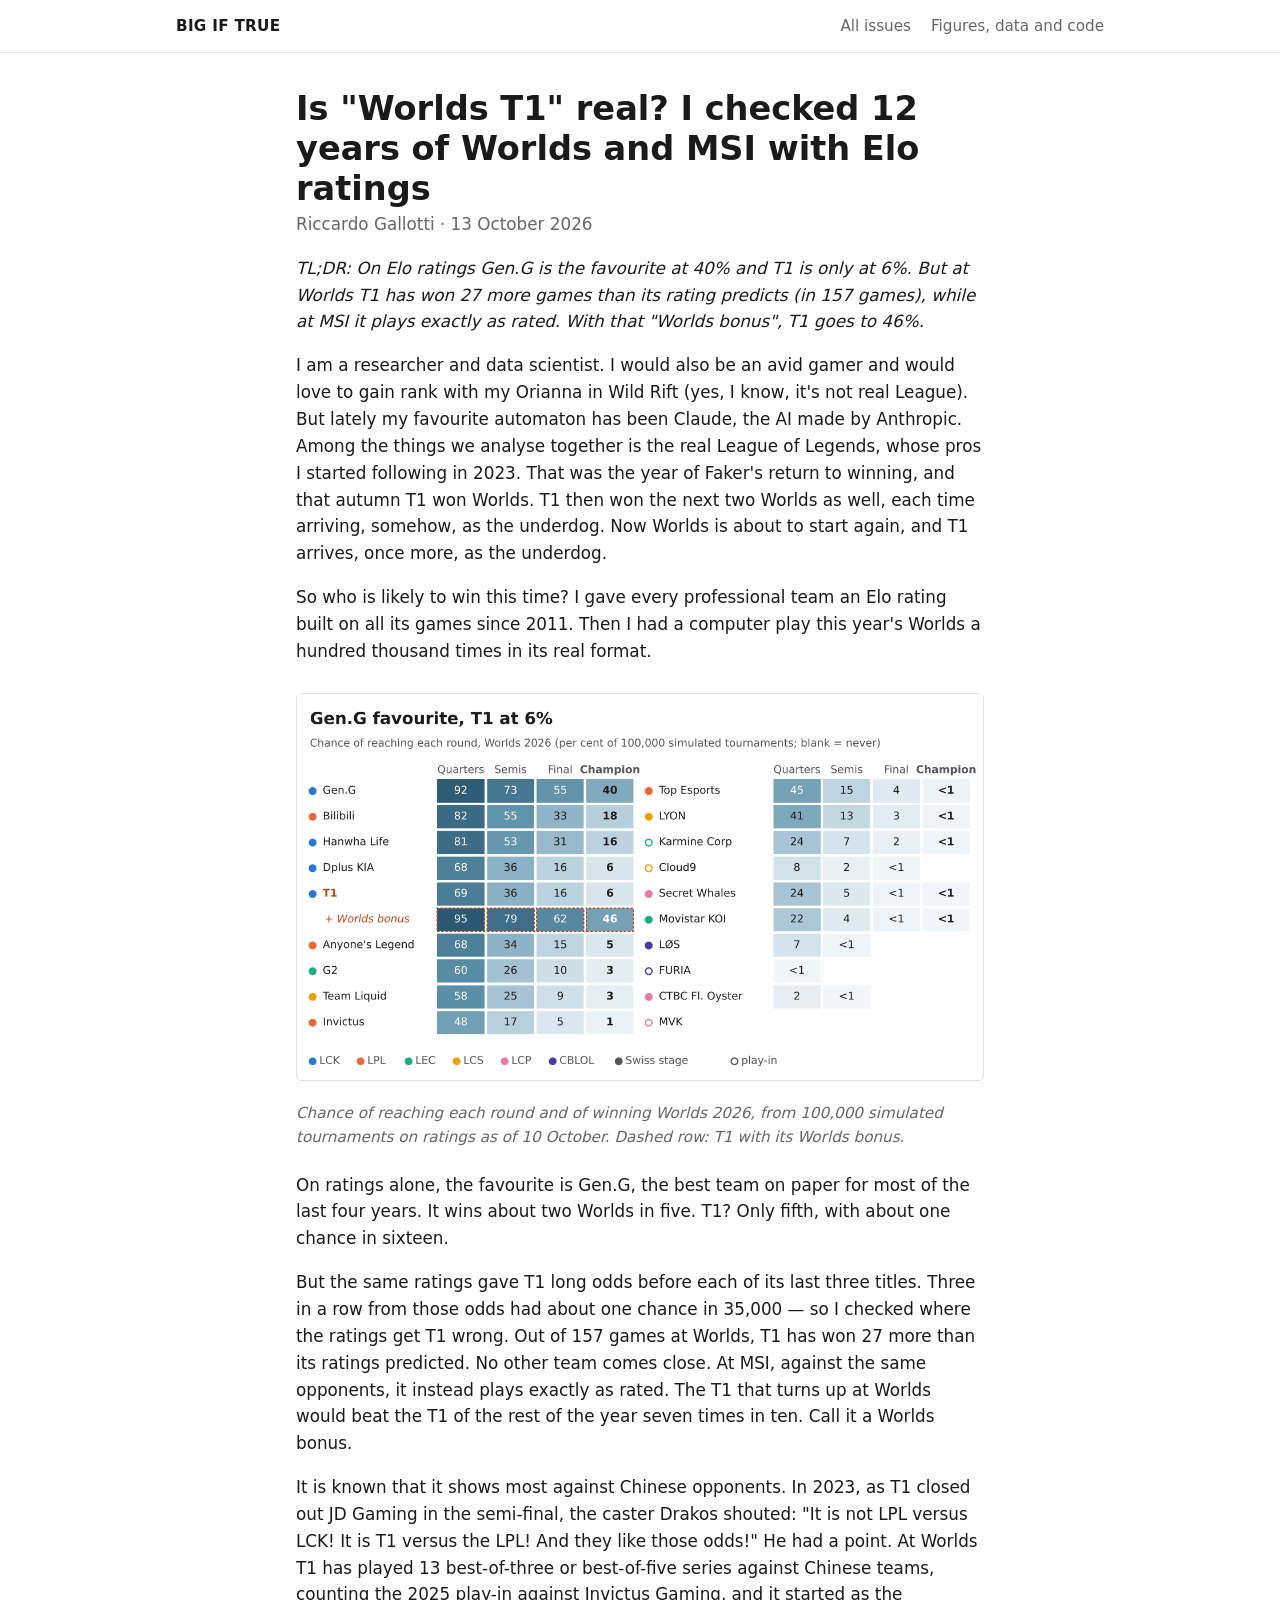
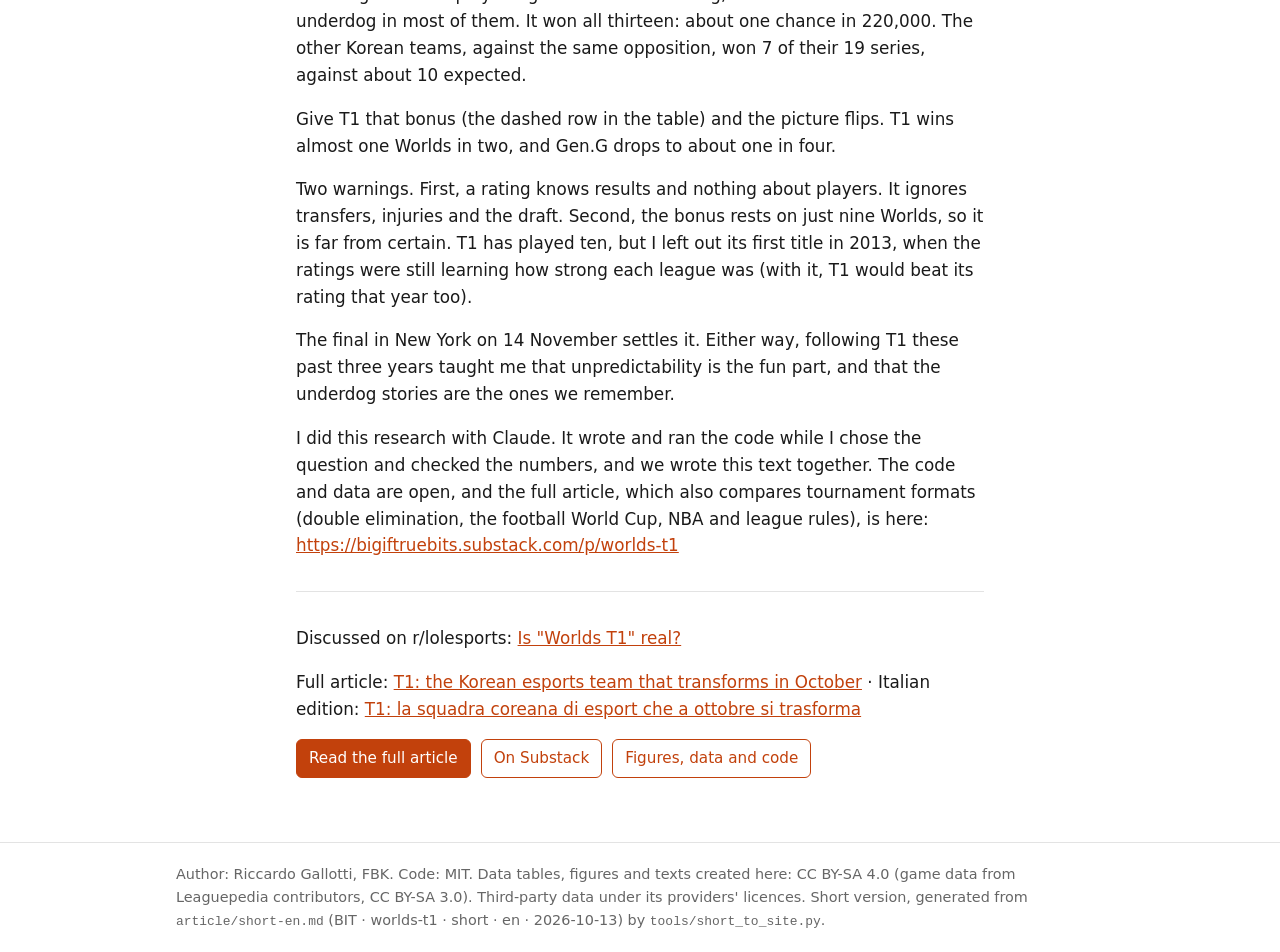
<file: docs/short.html>
<!doctype html><html lang="en"><head><meta charset="utf-8"><meta name="viewport" content="width=device-width,initial-scale=1">
<title>Is &quot;Worlds T1&quot; real? I checked 12 years of Worlds and MSI with Elo ratings | BIG IF TRUE</title><meta name="description" content="On Elo ratings Gen.G is the favourite at 40% and T1 is only at 6%. But at Worlds T1 has won 27 more games than its rating predicts (in 157 games), while at MSI it plays exactly as rated. With that &quot;Worlds bonus&quot;, T1 goes to 46%.">
<meta name="author" content="Riccardo Gallotti"><meta property="article:published_time" content="2026-10-13">
<meta property="og:type" content="article"><meta property="og:title" content="Is &quot;Worlds T1&quot; real? I checked 12 years of Worlds and MSI with Elo ratings"><meta property="og:description" content="On Elo ratings Gen.G is the favourite at 40% and T1 is only at 6%. But at Worlds T1 has won 27 more games than its rating predicts (in 157 games), while at MSI it plays exactly as rated. With that &quot;Worlds bonus&quot;, T1 goes to 46%."><meta property="og:image" content="fig-002-preview.png">
<link rel="stylesheet" href="style.css"><style>
main.read{max-width:720px}
main.read p,main.read li{font-size:1.05rem}
main.read figure{margin:1.4rem 0}
main.read img{width:100%;height:auto;border:1px solid var(--line);border-radius:6px;margin:.4rem 0 .3rem}
main.read figcaption{font-style:italic;color:var(--mut);font-size:.95rem}
.standfirst{font-style:italic;font-size:1.1rem}
.btns{display:flex;flex-wrap:wrap;gap:10px;margin:1rem 0 1.5rem}
.btns a{border:1px solid var(--acc);border-radius:6px;padding:6px 12px;text-decoration:none;font-size:.95rem}
.btns a.main{background:var(--acc);color:#fff}
.byline{color:var(--mut);font-size:.95rem;margin:-.4rem 0 .6rem}
.after{border-top:1px solid var(--line);margin-top:2rem;padding-top:1rem}
</style></head><body>
<header><div class="wrap"><a class="brand" href="../">BIG IF TRUE</a><a href="../">All issues</a><a href="./">Figures, data and code</a></div></header>
<main class="wrap read">
<h1>Is &quot;Worlds T1&quot; real? I checked 12 years of Worlds and MSI with Elo ratings</h1>
<p class="byline">Riccardo Gallotti · 13 October 2026</p>
<p class="standfirst">TL;DR: On Elo ratings Gen.G is the favourite at 40% and T1 is only at 6%. But at Worlds T1 has won 27 more games than its rating predicts (in 157 games), while at MSI it plays exactly as rated. With that &quot;Worlds bonus&quot;, T1 goes to 46%.</p>
<p>I am a researcher and data scientist. I would also be an avid gamer and would love to gain rank with my Orianna in Wild Rift (yes, I know, it's not real League). But lately my favourite automaton has been Claude, the AI made by Anthropic. Among the things we analyse together is the real League of Legends, whose pros I started following in 2023. That was the year of Faker's return to winning, and that autumn T1 won Worlds. T1 then won the next two Worlds as well, each time arriving, somehow, as the underdog. Now Worlds is about to start again, and T1 arrives, once more, as the underdog.</p>
<p>So who is likely to win this time? I gave every professional team an Elo rating built on all its games since 2011. Then I had a computer play this year's Worlds a hundred thousand times in its real format.</p>
<figure><a href="figures/fig-002-odds-2026.png"><img src="figures/fig-002-odds-2026.png" alt="Chance of reaching each round and of winning Worlds 2026, from 100,000 simulated tournaments on ratings as of 10 October. Dashed row: T1 with its Worlds bonus."></a><figcaption>Chance of reaching each round and of winning Worlds 2026, from 100,000 simulated tournaments on ratings as of 10 October. Dashed row: T1 with its Worlds bonus.</figcaption></figure>
<p>On ratings alone, the favourite is Gen.G, the best team on paper for most of the last four years. It wins about two Worlds in five. T1? Only fifth, with about one chance in sixteen.</p>
<p>But the same ratings gave T1 long odds before each of its last three titles. Three in a row from those odds had about one chance in 35,000 — so I checked where the ratings get T1 wrong. Out of 157 games at Worlds, T1 has won 27 more than its ratings predicted. No other team comes close. At MSI, against the same opponents, it instead plays exactly as rated. The T1 that turns up at Worlds would beat the T1 of the rest of the year seven times in ten. Call it a Worlds bonus.</p>
<p>It is known that it shows most against Chinese opponents. In 2023, as T1 closed out JD Gaming in the semi-final, the caster Drakos shouted: "It is not LPL versus LCK! It is T1 versus the LPL! And they like those odds!" He had a point. At Worlds T1 has played 13 best-of-three or best-of-five series against Chinese teams, counting the 2025 play-in against Invictus Gaming, and it started as the underdog in most of them. It won all thirteen: about one chance in 220,000. The other Korean teams, against the same opposition, won 7 of their 19 series, against about 10 expected.</p>
<p>Give T1 that bonus (the dashed row in the table) and the picture flips. T1 wins almost one Worlds in two, and Gen.G drops to about one in four.</p>
<p>Two warnings. First, a rating knows results and nothing about players. It ignores transfers, injuries and the draft. Second, the bonus rests on just nine Worlds, so it is far from certain. T1 has played ten, but I left out its first title in 2013, when the ratings were still learning how strong each league was (with it, T1 would beat its rating that year too).</p>
<p>The final in New York on 14 November settles it. Either way, following T1 these past three years taught me that unpredictability is the fun part, and that the underdog stories are the ones we remember.</p>
<p>I did this research with Claude. It wrote and ran the code while I chose the question and checked the numbers, and we wrote this text together. The code and data are open, and the full article, which also compares tournament formats (double elimination, the football World Cup, NBA and league rules), is here: <a href="https://bigiftruebits.substack.com/p/worlds-t1">https://bigiftruebits.substack.com/p/worlds-t1</a></p>
<div class="after"><p>Discussed on r/lolesports: <a href="https://www.reddit.com/r/lolesports/comments/1x4xo6o/is_worlds_t1_real_i_checked_12_years_of_worlds/">Is &quot;Worlds T1&quot; real?</a></p><p>Full article: <a href="https://bigiftruebits.substack.com/p/worlds-t1">T1: the Korean esports team that transforms in October</a> · Italian edition: <a href="articolo.html">T1: la squadra coreana di esport che a ottobre si trasforma</a></p></div>
<div class="btns"><a class="main" href="article.html">Read the full article</a><a href="https://bigiftruebits.substack.com/p/worlds-t1">On Substack</a><a href="./">Figures, data and code</a></div>
</main>
<footer><div class="wrap">Author: Riccardo Gallotti, FBK. Code: MIT. Data tables, figures and texts created here: CC BY-SA 4.0 (game data from Leaguepedia contributors, CC BY-SA 3.0). Third-party data under its providers' licences. Short version, generated from <code>article/short-en.md</code> (BIT · worlds-t1 · short · en · 2026-10-13) by <code>tools/short_to_site.py</code>.</div></footer>
<script data-goatcounter="https://bigiftruebits.goatcounter.com/count" async src="//gc.zgo.at/count.js"></script>
</body></html>
</file>
<file: docs/style.css>
:root{--bg:#fff;--fg:#1a1a1a;--mut:#666;--line:#e3e3e3;--acc:#c2410c;--card:#fafafa}
@media (prefers-color-scheme:dark){:root{--bg:#141414;--fg:#ececec;--mut:#9a9a9a;--line:#2e2e2e;--acc:#fb923c;--card:#1c1c1c}}
*{box-sizing:border-box}
body{margin:0;background:var(--bg);color:var(--fg);font:17px/1.6 system-ui,-apple-system,Segoe UI,sans-serif}
.wrap{max-width:960px;margin:0 auto;padding:0 16px}
header{border-bottom:1px solid var(--line)}
header .wrap{display:flex;gap:20px;align-items:center;flex-wrap:wrap;padding:14px 16px}
header a.brand{font-weight:800;letter-spacing:.02em;color:var(--fg);text-decoration:none;margin-right:auto}
header a{color:var(--mut);text-decoration:none;font-size:.95rem}header a:hover{color:var(--acc)}
a{color:var(--acc)}
h1{font-size:2.1rem;line-height:1.2;margin:2.2rem 0 .5rem}
h2{font-size:1.4rem;margin:2.4rem 0 .6rem}
.lead{font-size:1.15rem;color:var(--mut)}
.grid{display:grid;grid-template-columns:repeat(auto-fit,minmax(280px,1fr));gap:16px;margin:1.5rem 0}
.card{border:1px solid var(--line);background:var(--card);border-radius:10px;padding:18px}
.card h3{margin:.2rem 0 .4rem}.card p{margin:.3rem 0;color:var(--mut);font-size:.95rem}
.tag{display:inline-block;font-size:.75rem;padding:1px 8px;border-radius:99px;border:1px solid var(--line);color:var(--mut);margin-right:4px}
.ok{color:#15803d;border-color:#15803d}.part{color:#b45309;border-color:#b45309}.todo{color:var(--mut)}
table{border-collapse:collapse;width:100%;font-size:.95rem;margin:1rem 0}
th,td{border-bottom:1px solid var(--line);padding:8px 10px;text-align:left;vertical-align:top}
figure{margin:2rem 0}figure img{width:100%;height:auto;border:1px solid var(--line);border-radius:6px}
figcaption{font-size:.9rem;color:var(--mut);margin-top:.4rem}
pre{background:var(--card);border:1px solid var(--line);border-radius:8px;padding:12px 14px;overflow-x:auto;font-size:.88rem;line-height:1.45}
code{font-size:.9em}.note{border-left:4px solid var(--acc);padding:.2rem 1rem;background:var(--card);margin:1.5rem 0}
footer{border-top:1px solid var(--line);margin-top:4rem;padding:20px 0;color:var(--mut);font-size:.9rem}
@media(max-width:600px){h1{font-size:1.7rem}}
</file>
